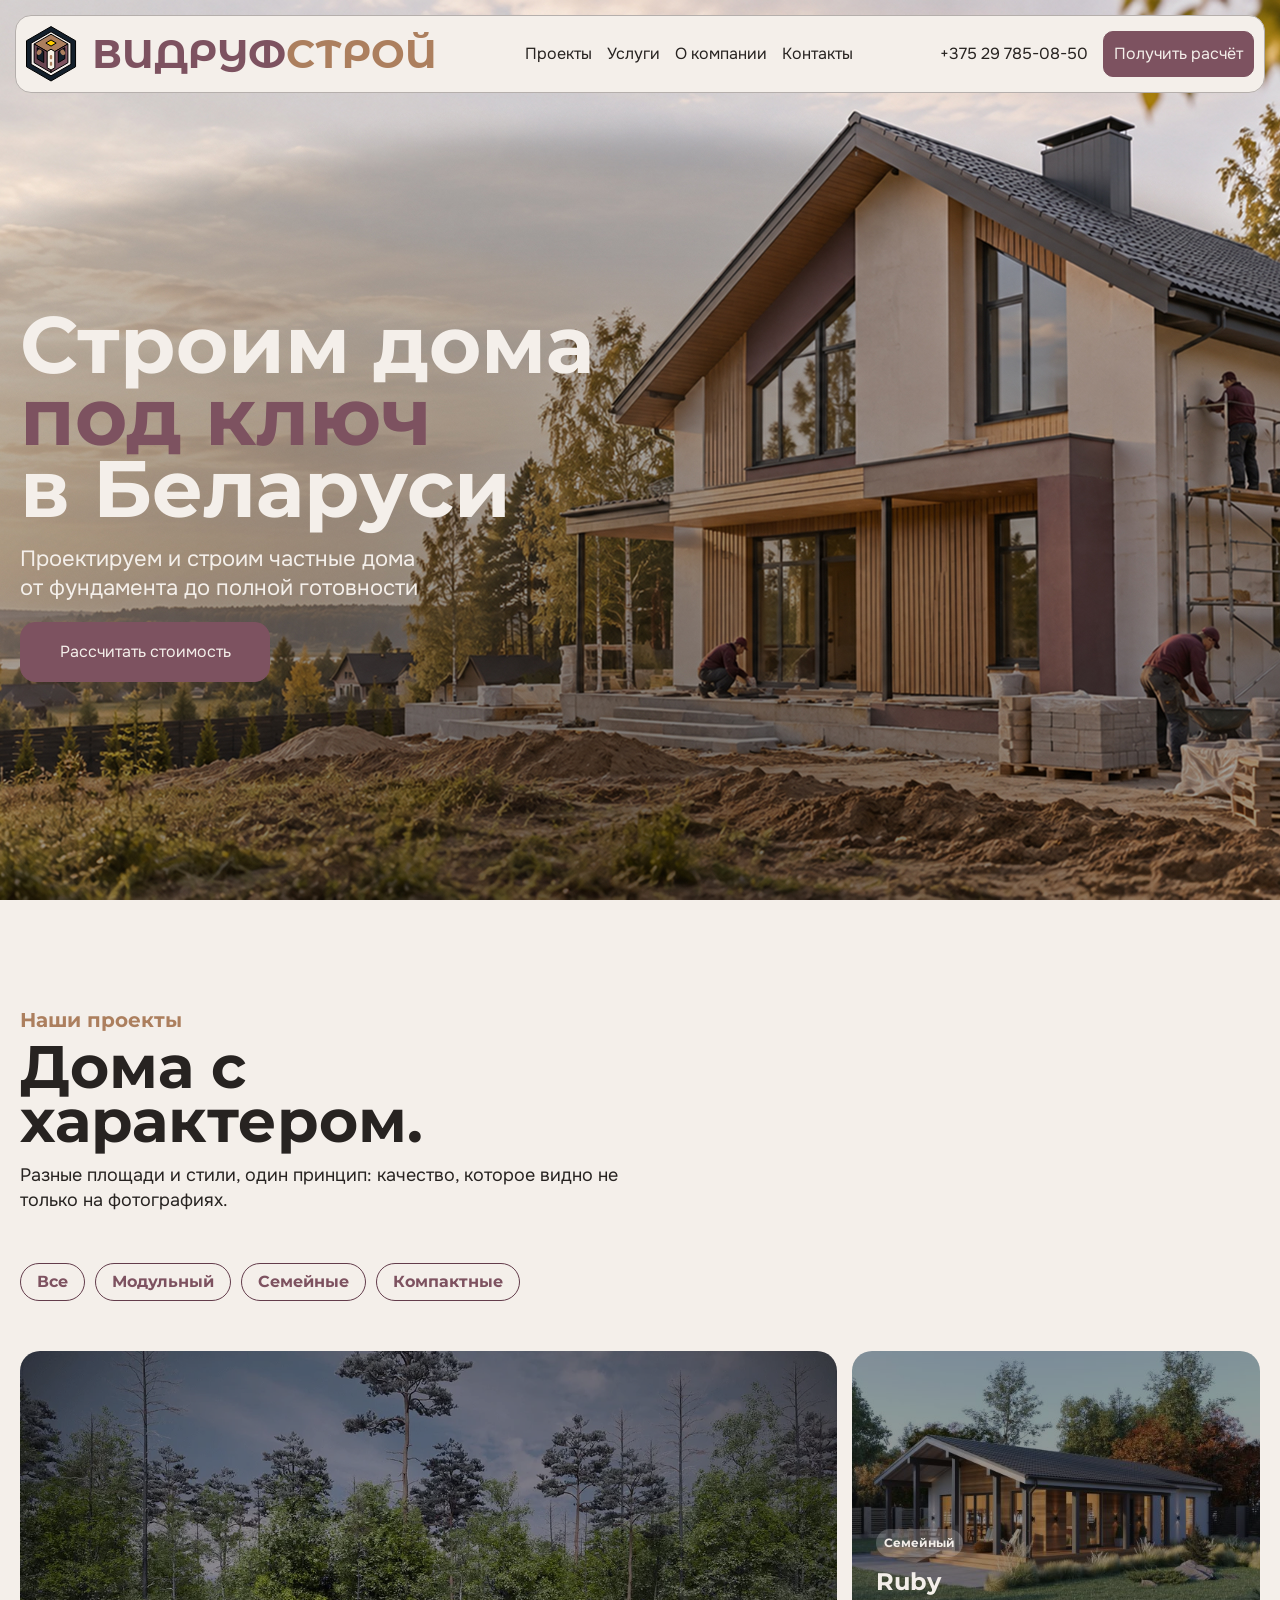
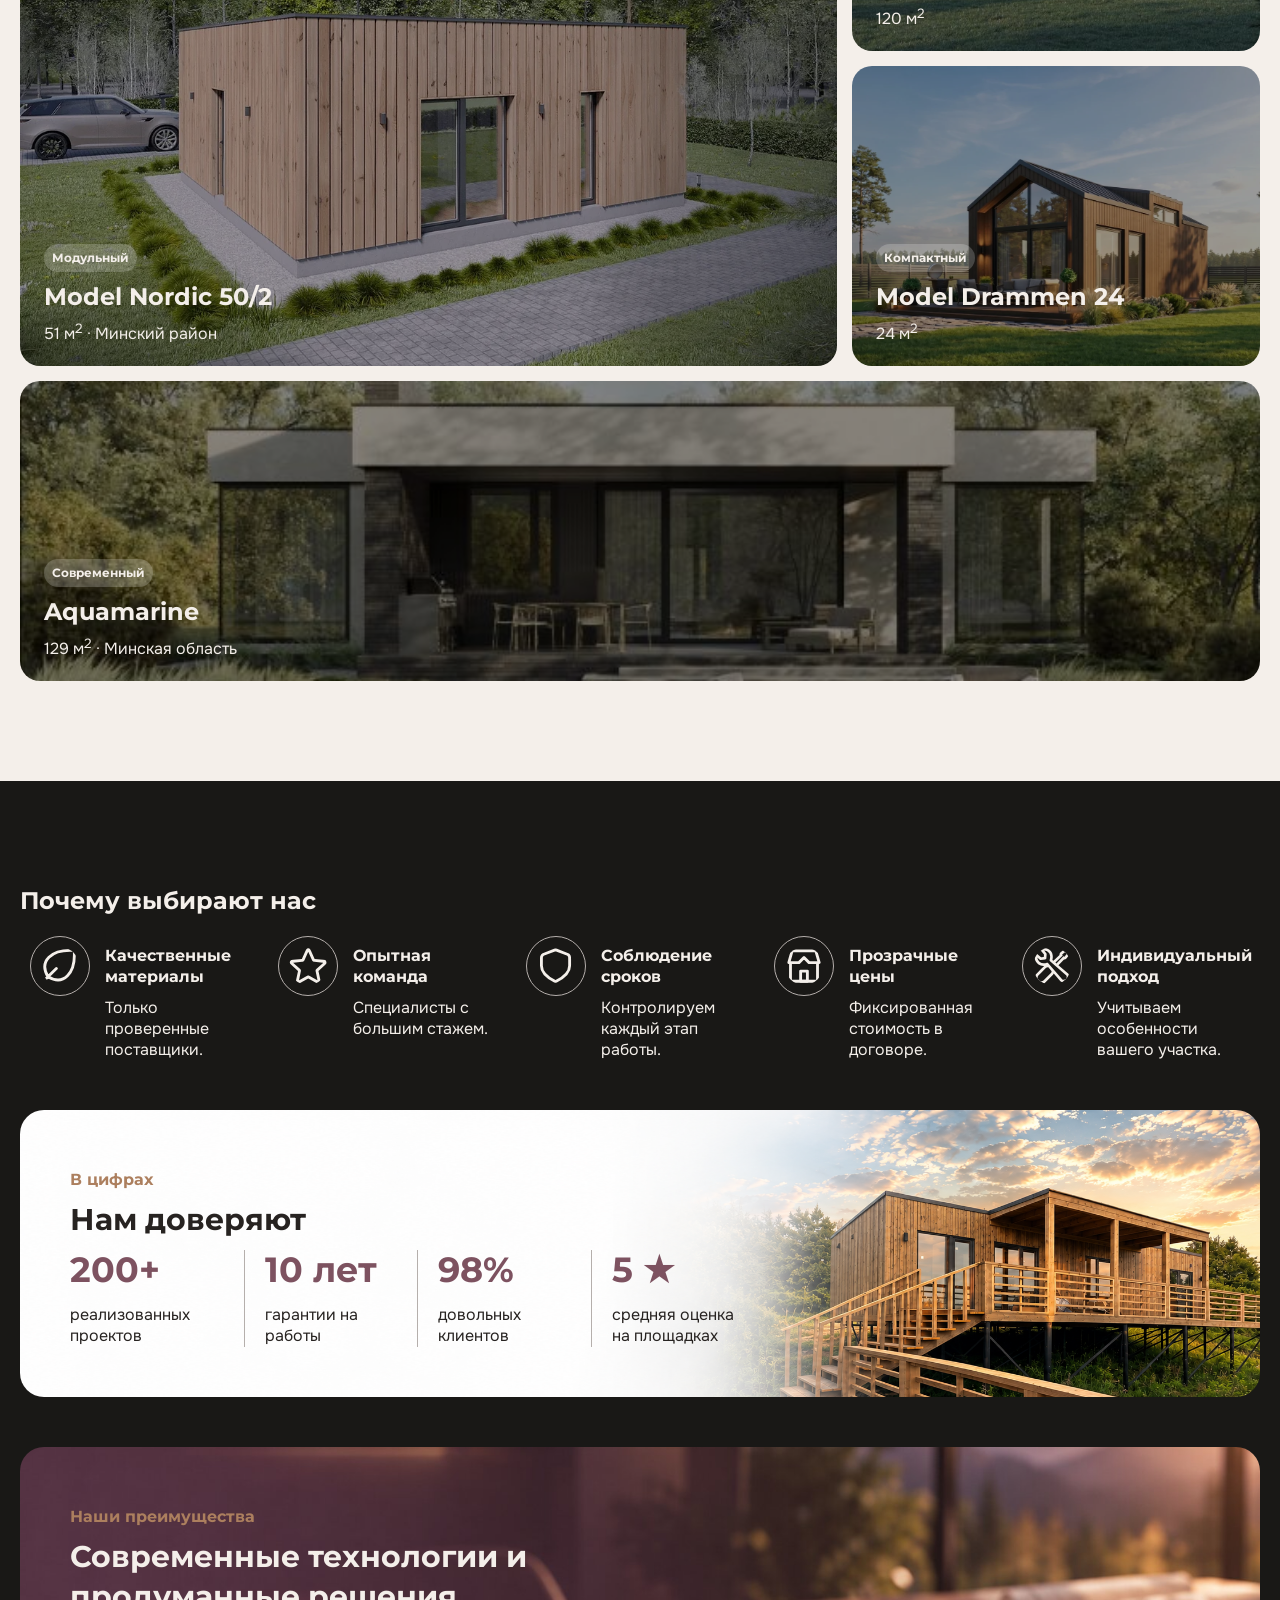
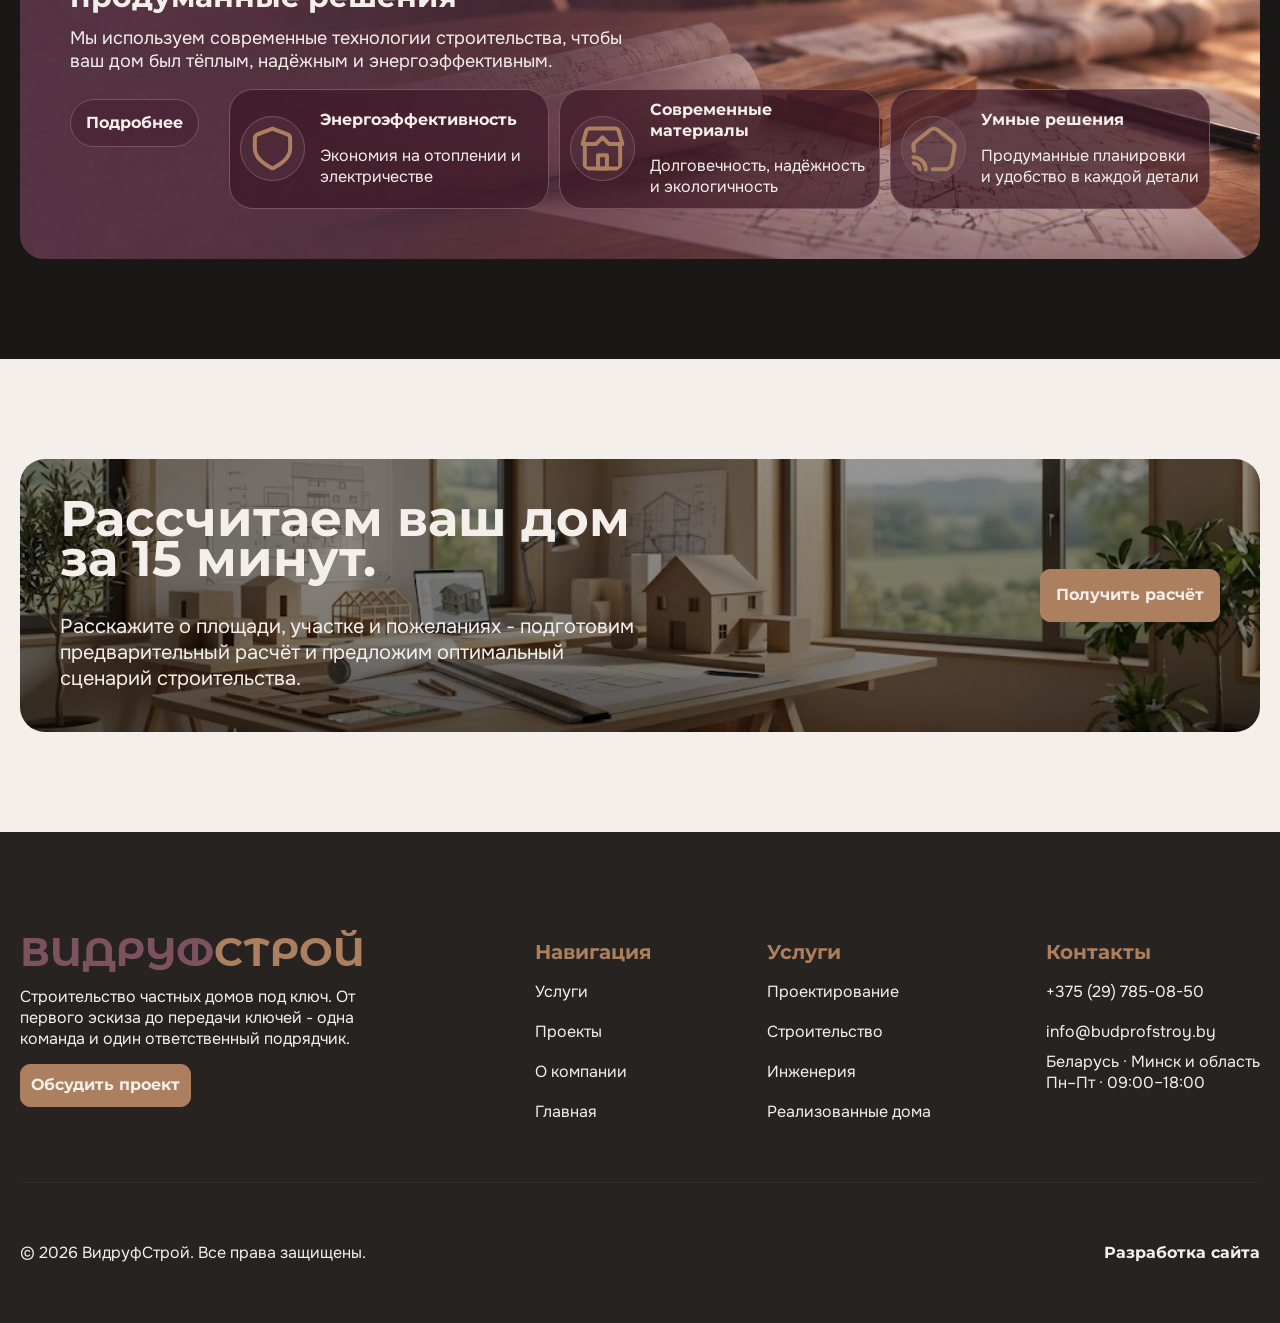
<file: index.html>
<!DOCTYPE html>
<html lang="ru">

<head>
  <meta charset="UTF-8">
  <meta name="viewport" content="width=device-width, initial-scale=1.0">
  <title>Главная | ВидруфСтрой</title>
  <link rel="stylesheet" href="css/style.min.css">
</head>

<body>
  <header class="header">
    <div class="container">
      <div class="header__inner">
        <div class="header-top">
          <a href="index.html" class="header-top__logo-box">
            <img src="images/logo.svg" alt="logo" class="header-top__logo">
            <p class="header-top__logo-text">
              ВИДРУФ<span>СТРОЙ</span>
            </p>
          </a>
          <nav class="header-top__nav">
            <a href="#" class="header-top__nav-link">
              Проекты
            </a>
            <a href="#" class="header-top__nav-link">
              Услуги
            </a>
            <a href="#" class="header-top__nav-link">
              О компании
            </a>
            <a href="#" class="header-top__nav-link">
              Контакты
            </a>
          </nav>
          <div class="header-top__actions">
            <a href="tel:+375297850850" class="header-top__phone">
              +375 29 785-08-50
            </a>
            <div class="header-top__action-link">
              Получить расчёт
            </div>
          </div>
          <button class="burger" aria-label="Открыть меню" aria-expanded="false">
            <span></span>
            <span></span>
            <span></span>
            <span></span>
          </button>

          <nav class="menu">
            <a href="#" class="header-top__nav-link">
              Проекты
            </a>
            <a href="#" class="header-top__nav-link">
              Услуги
            </a>
            <a href="#" class="header-top__nav-link">
              О компании
            </a>
            <a href="#" class="header-top__nav-link">
              Контакты
            </a>
            <a href="tel:+375295550268" class="header-top__nav-link">
              +375 29 555-02-68
            </a>
            <div class="header-top__action-link">
              Получить расчёт
            </div>
          </nav>
        </div>
        <div class="header-content">
          <h1 class="header-content__title">
            Строим дома<br> <span>под ключ</span><br> в Беларуси
          </h1>
          <p class="header-content__text">
            Проектируем и строим частные дома от фундамента до полной готовности
          </p>
          <div class="header-content__actions">
            <a href="#" class="header-content__link">
              Рассчитать стоимость
            </a>
          </div>
        </div>
      </div>
    </div>
  </header>
  <main>
    <section class="grid">
      <div class="container">
        <div class="grid__inner">
          <div class="title-box">
            <p class="supertitle">
              Наши проекты
            </p>
            <h1 class="title">
              Дома с характером.
            </h1>
            <p class="text">
              Разные площади и стили, один принцип: качество, которое видно не только на фотографиях.
            </p>
          </div>
          <div class="grid__filters">
            <button class="grid__filter-btn" data-filter="all">
              Все
            </button>
            <button class="grid__filter-btn" data-filter="modern">
              Модульный
            </button>
            <button class="grid__filter-btn" data-filter="family">
              Семейные
            </button>
            <button class="grid__filter-btn" data-filter="compact">
              Компактные
            </button>
          </div>
          <div class="grid__items">
            <a href="#" class="grid__item" data-category="modern">
              <div class="grid__img-box">
                <img src="images/grid/1.jpg" alt="exampe photo" class="grid_img">
              </div>
              <div class="grid__item-content">
                <p class="grid__item-supertitle">
                  Модульный
                </p>
                <h1 class="grid__item-title">
                  Model
                  Nordic 50/2
                </h1>
                <p class="grid__item-text">
                  51 м<sup>2</sup> · Минский район
                </p>
              </div>
            </a>
            <a href="#" class="grid__item" data-category="family">
              <div class="grid__img-box">
                <img src="images/grid/2.jpg" alt="exampe photo" class="grid_img">
              </div>
              <div class="grid__item-content">
                <p class="grid__item-supertitle">
                  Семейный
                </p>
                <h1 class="grid__item-title">
                  Ruby
                </h1>
                <p class="grid__item-text">
                  120 м<sup>2</sup>
                </p>
              </div>
            </a>
            <a href="#" class="grid__item" data-category="compact">
              <div class="grid__img-box">
                <img src="images/grid/3.jpg" alt="exampe photo" class="grid_img">
              </div>
              <div class="grid__item-content">
                <p class="grid__item-supertitle">
                  Компактный
                </p>
                <h1 class="grid__item-title">
                  Model
                  Drammen 24
                </h1>
                <p class="grid__item-text">
                  24 м<sup>2</sup>
                </p>
              </div>
            </a>
            <a href="#" class="grid__item" data-category="modern">
              <div class="grid__img-box">
                <img src="images/grid/4.jpg" alt="exampe photo" class="grid_img">
              </div>
              <div class="grid__item-content">
                <p class="grid__item-supertitle">
                  Современный
                </p>
                <h1 class="grid__item-title">
                  Aquamarine
                </h1>
                <p class="grid__item-text">
                  129 м<sup>2</sup> · Минская область
                </p>
              </div>
            </a>
          </div>
        </div>
      </div>
    </section>
    <section class="why">
      <div class="container">
        <div class="why__inner">
          <h1 class="why__title">
            Почему выбирают нас
          </h1>
          <div class="why__items">
            <div class="why__item">
              <img src="images/why/1.svg" alt="icon" class="why__item-img">
              <div class="why__item-content">
                <p class="why__item-title">
                  Качественные материалы
                </p>
                <p class="why__item-text">
                  Только проверенные поставщики.
                </p>
              </div>
            </div>
            <div class="why__item">
              <img src="images/why/2.svg" alt="icon" class="why__item-img">
              <div class="why__item-content">
                <p class="why__item-title">
                  Опытная команда
                </p>
                <p class="why__item-text">
                  Специалисты с большим стажем.
                </p>
              </div>
            </div>
            <div class="why__item">
              <img src="images/why/3.svg" alt="icon" class="why__item-img">
              <div class="why__item-content">
                <p class="why__item-title">
                  Соблюдение сроков
                </p>
                <p class="why__item-text">
                  Контролируем каждый этап работы.
                </p>
              </div>
            </div>
            <div class="why__item">
              <img src="images/why/4.svg" alt="icon" class="why__item-img">
              <div class="why__item-content">
                <p class="why__item-title">
                  Прозрачные цены
                </p>
                <p class="why__item-text">
                  Фиксированная стоимость в договоре.
                </p>
              </div>
            </div>
            <div class="why__item">
              <img src="images/why/5.svg" alt="icon" class="why__item-img">
              <div class="why__item-content">
                <p class="why__item-title">
                  Индивидуальный подход
                </p>
                <p class="why__item-text">
                  Учитываем особенности вашего участка.
                </p>
              </div>
            </div>
          </div>
        </div>
      </div>
    </section>
    <section class="num">
      <div class="container">
        <div class="num__inner">
          <p class="num__supertitle">
            В цифрах
          </p>
          <h1 class="num__title">
            Нам доверяют
          </h1>
          <div class="num__items">
            <div class="num__item">
              <p class="num__item-title">
                200+
              </p>
              <p class="num__item-text">
                реализованных проектов
              </p>
            </div>
            <div class="num__item">
              <p class="num__item-title">
                10 лет
              </p>
              <p class="num__item-text">
                гарантии на работы
              </p>
            </div>
            <div class="num__item">
              <p class="num__item-title">
                98%
              </p>
              <p class="num__item-text">
                довольных клиентов
              </p>
            </div>
            <div class="num__item">
              <p class="num__item-title">
                5 ★
              </p>
              <p class="num__item-text">
                средняя оценка на площадках
              </p>
            </div>
          </div>
        </div>
      </div>
    </section>
    <section class="features">
      <div class="container">
        <div class="features__inner">
          <p class="features__supertitle">
            Наши преимущества
          </p>
          <h1 class="features__title">
            Современные технологии и продуманные решения
          </h1>
          <p class="features__text">
            Мы используем современные технологии строительства, чтобы ваш дом был тёплым, надёжным и энергоэффективным.
          </p>
          <div class="features__link-box">
            <a href="#" class="features__link">
              Подробнее
            </a>
            <div class="features__items">
              <div class="features__item">
                <img src="images/features/1.svg" alt="icon" class="features__img">
                <div class="features__content">
                  <p class="features__item-title">
                    Энергоэффективность
                  </p>
                  <p class="features__item-text">
                    Экономия на отоплении и электричестве
                  </p>
                </div>
              </div>
              <div class="features__item">
                <img src="images/features/2.svg" alt="icon" class="features__img">
                <div class="features__content">
                  <p class="features__item-title">
                    Современные материалы
                  </p>
                  <p class="features__item-text">
                    Долговечность, надёжность и экологичность
                  </p>
                </div>
              </div>
              <div class="features__item">
                <img src="images/features/3.svg" alt="icon" class="features__img">
                <div class="features__content">
                  <p class="features__item-title">
                    Умные решения
                  </p>
                  <p class="features__item-text">
                    Продуманные планировки и удобство в каждой детали
                  </p>
                </div>
              </div>
            </div>
          </div>
        </div>
      </div>
    </section>
    <section class="cta">
      <div class="container">
        <div class="cta__inner">
          <div class="cta__flex">
            <h1 class="cta__title">
              Рассчитаем ваш дом за 15 минут.
            </h1>
            <p class="cta__text">
              Расскажите о площади, участке и пожеланиях - подготовим предварительный расчёт и предложим оптимальный
              сценарий строительства.
            </p>
          </div>
          <a href="#" class="cta__link">
            Получить расчёт
          </a>
        </div>
      </div>
    </section>
  </main>
  <footer class="footer">
    <div class="container">
      <div class="footer__inner">
        <div class="footer__items">
          <div class="footer__item">
            <div class="footer__logo-box">
              <p class="footer__logo-text">
                ВИДРУФ<span>СТРОЙ</span>
              </p>
            </div>
            <p class="footer__text">
              Строительство частных домов под ключ. От первого эскиза до передачи ключей - одна команда и один
              ответственный подрядчик.
            </p>
            <a href="#" class="footer__link">
              Обсудить проект
            </a>
          </div>
          <div class="footer__item">
            <p class="footer__title">
              Навигация
            </p>
            <a href="#" class="footer__nav-link">
              Услуги
            </a>
            <a href="#" class="footer__nav-link">
              Проекты
            </a>
            <a href="#" class="footer__nav-link">
              О компании
            </a>
            <a href="#" class="footer__nav-link">
              Главная
            </a>
          </div>
          <div class="footer__item">
            <p class="footer__title">
              Услуги
            </p>
            <a href="#" class="footer__nav-link">
              Проектирование
            </a>
            <a href="#" class="footer__nav-link">
              Строительство
            </a>
            <a href="#" class="footer__nav-link">
              Инженерия
            </a>
            <a href="#" class="footer__nav-link">
              Реализованные дома
            </a>
          </div>
          <div class="footer__item">
            <p class="footer__title">
              Контакты
            </p>
            <a href="tel:+375297850850" class="footer__nav-link">
              +375 (29) 785-08-50
            </a>
            <a href="#" class="footer__nav-link">
              info@budprofstroy.by
            </a>
            <p class="footer__item-text">
              Беларусь · Минск и область
            </p>
            <p class="footer__item-text">
              Пн–Пт · 09:00–18:00
            </p>
          </div>
        </div>
      </div>
      <div class="footer-bottom">
        <p class="footer-bottom__text">
          © 2026 ВидруфСтрой. Все права защищены.
        </p>
        <a href=" https://t.me/getmoneyfucckfame" class="footer-bottom__link">
          Разработка сайта
        </a>
      </div>
    </div>
  </footer> 


  <script src="js/main.min.js"></script>
</body>

</html>
</file>
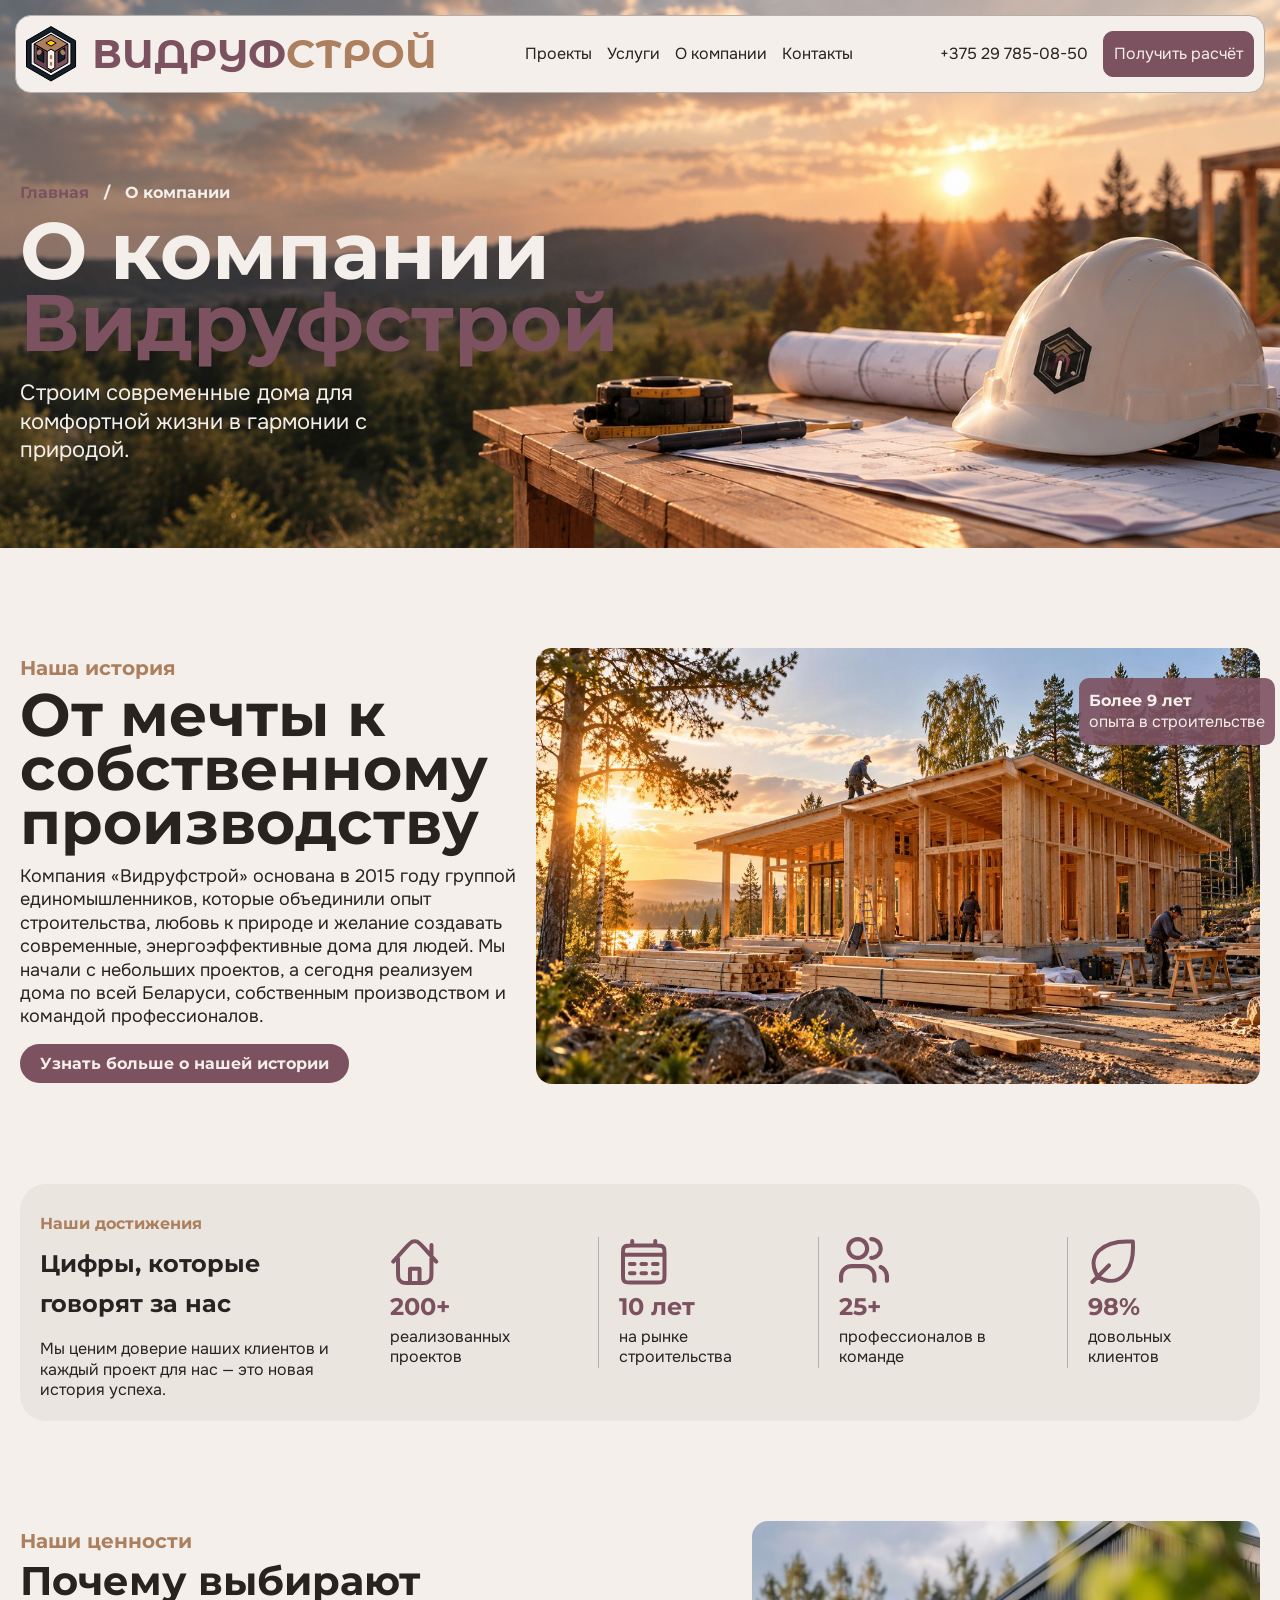
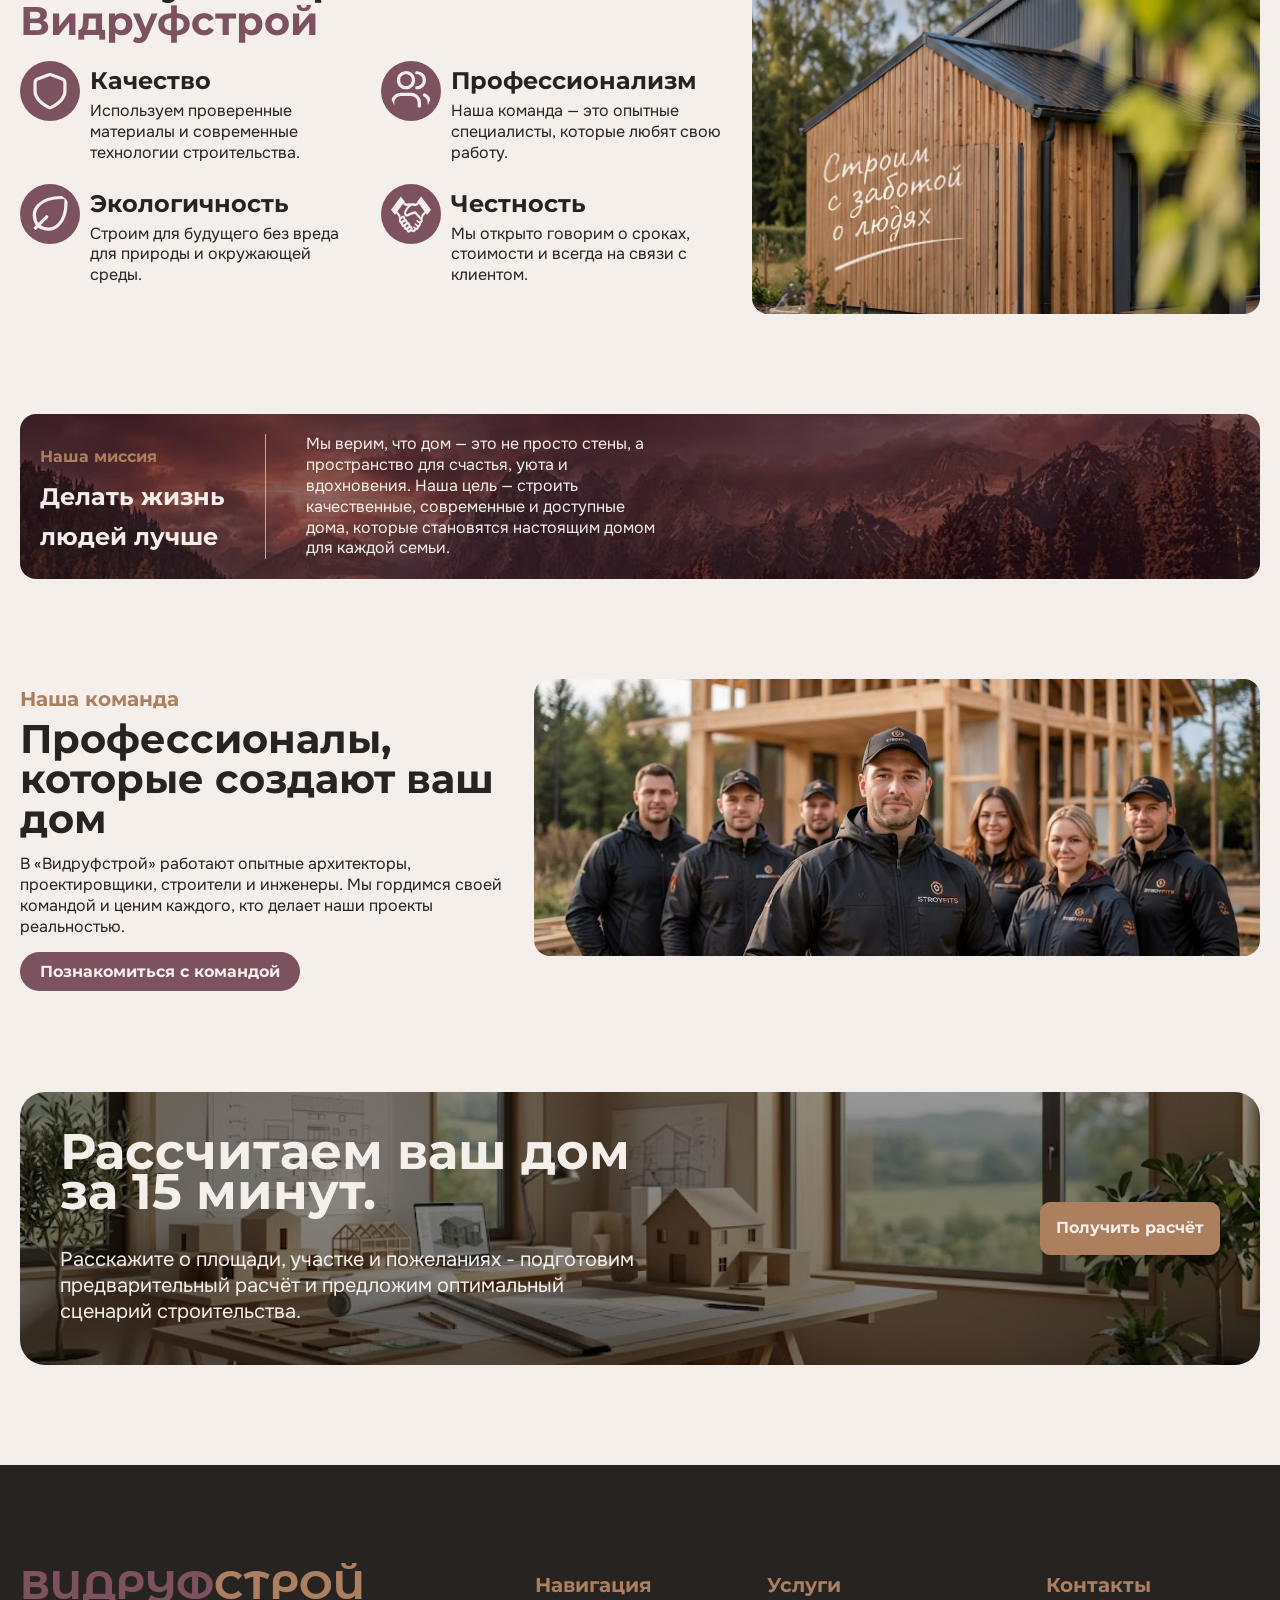
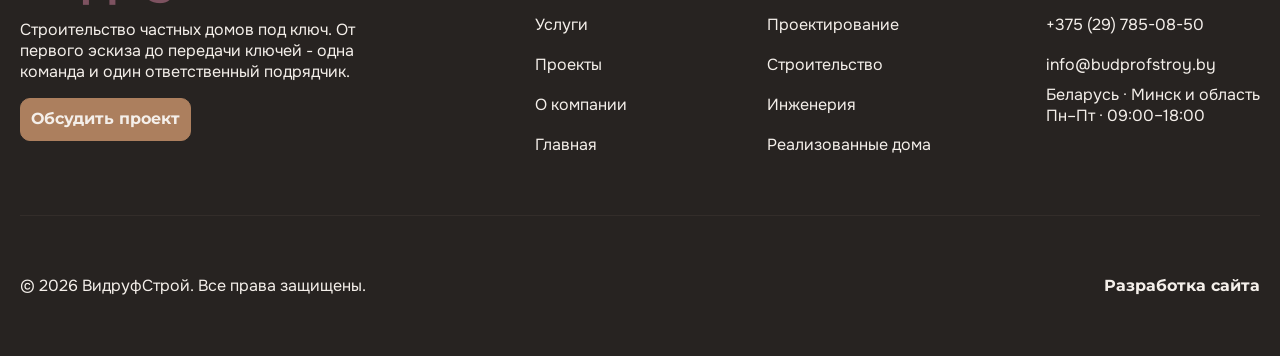
<file: about.html>
<!DOCTYPE html>
<html lang="ru">

<head>
  <meta charset="UTF-8">
  <meta name="viewport" content="width=device-width, initial-scale=1.0">
  <title>О компании | ВидруфСтрой</title>
  <link rel="stylesheet" href="css/style.min.css">
</head>

<body>
  <header class="header-page">
    <div class="container">
      <div class="header__inner">
        <div class="header-top">
          <a href="index.html" class="header-top__logo-box">
            <img src="images/logo.svg" alt="logo" class="header-top__logo">
            <p class="header-top__logo-text">
              ВИДРУФ<span>СТРОЙ</span>
            </p>
          </a>
          <nav class="header-top__nav">
            <a href="#" class="header-top__nav-link">
              Проекты
            </a>
            <a href="#" class="header-top__nav-link">
              Услуги
            </a>
            <a href="#" class="header-top__nav-link">
              О компании
            </a>
            <a href="#" class="header-top__nav-link">
              Контакты
            </a>
          </nav>
          <div class="header-top__actions">
            <a href="tel:+375297850850" class="header-top__phone">
              +375 29 785-08-50
            </a>
            <div class="header-top__action-link">
              Получить расчёт
            </div>
          </div>
          <button class="burger" aria-label="Открыть меню" aria-expanded="false">
            <span></span>
            <span></span>
            <span></span>
            <span></span>
          </button>

          <nav class="menu">
            <a href="#" class="header-top__nav-link">
              Проекты
            </a>
            <a href="#" class="header-top__nav-link">
              Услуги
            </a>
            <a href="#" class="header-top__nav-link">
              О компании
            </a>
            <a href="#" class="header-top__nav-link">
              Контакты
            </a>
            <a href="tel:+375295550268" class="header-top__nav-link">
              +375 29 555-02-68
            </a>
            <div class="header-top__action-link">
              Получить расчёт
            </div>
          </nav>
        </div>
        <div class="header-content__page">
          <div class="breadcrumbs">
            <a href="index.html" class="breadcrumbs__link">
              Главная
            </a>
            <span>/</span>
            <p class="breadcrumbs__page">
              О компании
            </p>
          </div>
          <h1 class="header-content__title">
            О компании <br><span>Видруфстрой</span>
          </h1>
          <p class="header-content__text">
            Строим современные дома для комфортной жизни в гармонии с природой.
          </p>
        </div>
      </div>
    </div>
  </header>
  <main>
    <section class="about-history">
      <div class="container">
        <div class="about-history__inner">
          <div class="about-history__content">
            <p class="about-history__supertitle">
              Наша история
            </p>
            <h1 class="about-history__title">
              От мечты к собственному производству
            </h1>
            <p class="about-history__text">
              Компания «Видруфстрой» основана в 2015 году группой единомышленников, которые объединили опыт
              строительства, любовь к природе и желание создавать современные, энергоэффективные дома для людей. Мы
              начали с небольших проектов, а сегодня реализуем дома по всей Беларуси, собственным производством и
              командой профессионалов.
            </p>
            <a href="#" class="about-history__link">
              Узнать больше о нашей истории
            </a>
          </div>
          <div class="about-history__img">
            <img src="images/about-history.jpg" alt="history image">
            <div class="about-history__img-text-box">
              <p class="about-history__img-title">
                Более 9 лет
              </p>
              <p class="about-history__img-text">
                опыта в строительстве
              </p>
            </div>
          </div>
        </div>
      </div>
    </section>
    <section class="about-achive">
      <div class="container">
        <div class="about-achive__inner">
          <div class="about-achive__content">
            <p class="about-achive__supertitle">
              Наши достижения
            </p>
            <h1 class="about-achive__title">
              Цифры, которые говорят за нас
            </h1>
            <p class="about-achive__text">
              Мы ценим доверие наших клиентов и каждый проект для нас — это новая история успеха.
            </p>
          </div>
          <div class="about-achive__items">
            <div class="about-achive__item">
              <img src="images/about-features/1.svg" alt="icon" class="about-achive__item-img">
              <h2 class="about-achive__item-title">
                200+
              </h2>
              <p class="about-achive__item-text">
                реализованных проектов
              </p>
            </div>
            <div class="about-achive__item">
              <img src="images/about-features/2.svg" alt="icon" class="about-achive__item-img">
              <h2 class="about-achive__item-title">
                10 лет
              </h2>
              <p class="about-achive__item-text">
                на рынке строительства
              </p>
            </div>
            <div class="about-achive__item">
              <img src="images/about-features/3.svg" alt="icon" class="about-achive__item-img">
              <h2 class="about-achive__item-title">
                25+
              </h2>
              <p class="about-achive__item-text">
                профессионалов в команде
              </p>
            </div>
            <div class="about-achive__item">
              <img src="images/about-features/4.svg" alt="icon" class="about-achive__item-img">
              <h2 class="about-achive__item-title">
                98%
              </h2>
              <p class="about-achive__item-text">
                довольных клиентов
              </p>
            </div>
          </div>
        </div>
      </div>
    </section>
    <section class="about-values">
      <div class="container">
        <div class="about-values__inner">
          <div class="about-values__content">
            <p class="supertitle">
              Наши ценности
            </p>
            <h1 class="about-values__title">
              Почему выбирают <span>Видруфстрой</span>
            </h1>
            <div class="about-values__items">
              <div class="about-values__item">
                <div class="about-values__img-box">
                  <img src="images/about-values/1.svg" alt="icon" class="about-values__img">
                </div>
                <div class="about-values__item-content">
                  <h2 class="about-values__item-title">
                    Качество
                  </h2>
                  <p class="about-values__item-text">
                    Используем проверенные материалы и современные технологии строительства.
                  </p>
                </div>
              </div>
              <div class="about-values__item">
                <div class="about-values__img-box">
                  <img src="images/about-values/2.svg" alt="icon" class="about-values__img">
                </div>
                <div class="about-values__item-content">
                  <h2 class="about-values__item-title">
                    Профессионализм
                  </h2>
                  <p class="about-values__item-text">
                    Наша команда — это опытные специалисты, которые любят свою работу.
                  </p>
                </div>
              </div>
              <div class="about-values__item">
                <div class="about-values__img-box">
                  <img src="images/about-values/3.svg" alt="icon" class="about-values__img">
                </div>
                <div class="about-values__item-content">
                  <h2 class="about-values__item-title">
                    Экологичность
                  </h2>
                  <p class="about-values__item-text">
                    Строим для будущего без вреда для природы и окружающей среды.
                  </p>
                </div>
              </div>
              <div class="about-values__item">
                <div class="about-values__img-box">
                  <img src="images/about-values/4.svg" alt="icon" class="about-values__img">
                </div>
                <div class="about-values__item-content">
                  <h2 class="about-values__item-title">
                    Честность
                  </h2>
                  <p class="about-values__item-text">
                    Мы открыто говорим о сроках, стоимости и всегда на связи с клиентом.
                  </p>
                </div>
              </div>
            </div>
          </div>
          <div class="about-values__img">
            <img src="images/about-values.jpg" alt="values photo">
          </div>
        </div>
      </div>
    </section>
    <section class="about-mission">
      <div class="container">
        <div class="about-mission__inner">
          <div class="about-mission__content">
            <p class="about-mission__supertitle">
              Наша миссия
            </p>
            <h1 class="about-mission__title">
              Делать жизнь <br>людей лучше
            </h1>
          </div>
          <p class="about-mission__text">
            Мы верим, что дом — это не просто стены, а пространство для счастья, уюта и вдохновения. Наша цель — строить
            качественные, современные и доступные дома, которые становятся настоящим домом для каждой семьи.
          </p>
        </div>
      </div>
    </section>
    <section class="about-comand">
      <div class="container">
        <div class="about-comand__inner">
          <div class="about-comand__content">
            <p class="supertitle">
              Наша команда
            </p>
            <h1 class="about-comand__title">
              Профессионалы, которые создают ваш дом
            </h1>
            <p class="about-comand__text">
              В «Видруфстрой» работают опытные архитекторы, проектировщики, строители и инженеры. Мы гордимся своей
              командой и ценим каждого, кто делает наши проекты реальностью.
            </p>
            <a href="#" class="about-comand__link">
              Познакомиться с командой
            </a>
          </div>
          <div class="about-comand__img">
            <img src="images/about-comand.jpg" alt="comand photo">
          </div>
        </div>
      </div>
    </section>
    <section class="cta">
      <div class="container">
        <div class="cta__inner">
          <div class="cta__flex">
            <h1 class="cta__title">
              Рассчитаем ваш дом за 15 минут.
            </h1>
            <p class="cta__text">
              Расскажите о площади, участке и пожеланиях - подготовим предварительный расчёт и предложим оптимальный
              сценарий строительства.
            </p>
          </div>
          <a href="#" class="cta__link">
            Получить расчёт
          </a>
        </div>
      </div>
    </section>
  </main>
  <footer class="footer">
    <div class="container">
      <div class="footer__inner">
        <div class="footer__items">
          <div class="footer__item">
            <div class="footer__logo-box">
              <p class="footer__logo-text">
                ВИДРУФ<span>СТРОЙ</span>
              </p>
            </div>
            <p class="footer__text">
              Строительство частных домов под ключ. От первого эскиза до передачи ключей - одна команда и один
              ответственный подрядчик.
            </p>
            <a href="#" class="footer__link">
              Обсудить проект
            </a>
          </div>
          <div class="footer__item">
            <p class="footer__title">
              Навигация
            </p>
            <a href="#" class="footer__nav-link">
              Услуги
            </a>
            <a href="#" class="footer__nav-link">
              Проекты
            </a>
            <a href="#" class="footer__nav-link">
              О компании
            </a>
            <a href="#" class="footer__nav-link">
              Главная
            </a>
          </div>
          <div class="footer__item">
            <p class="footer__title">
              Услуги
            </p>
            <a href="#" class="footer__nav-link">
              Проектирование
            </a>
            <a href="#" class="footer__nav-link">
              Строительство
            </a>
            <a href="#" class="footer__nav-link">
              Инженерия
            </a>
            <a href="#" class="footer__nav-link">
              Реализованные дома
            </a>
          </div>
          <div class="footer__item">
            <p class="footer__title">
              Контакты
            </p>
            <a href="tel:+375297850850" class="footer__nav-link">
              +375 (29) 785-08-50
            </a>
            <a href="#" class="footer__nav-link">
              info@budprofstroy.by
            </a>
            <p class="footer__item-text">
              Беларусь · Минск и область
            </p>
            <p class="footer__item-text">
              Пн–Пт · 09:00–18:00
            </p>
          </div>
        </div>
      </div>
      <div class="footer-bottom">
        <p class="footer-bottom__text">
          © 2026 ВидруфСтрой. Все права защищены.
        </p>
        <a href=" https://t.me/getmoneyfucckfame" class="footer-bottom__link">
          Разработка сайта
        </a>
      </div>
    </div>
  </footer> 
 

  <script src="js/main.min.js"></script>
</body>

</html>
</file>
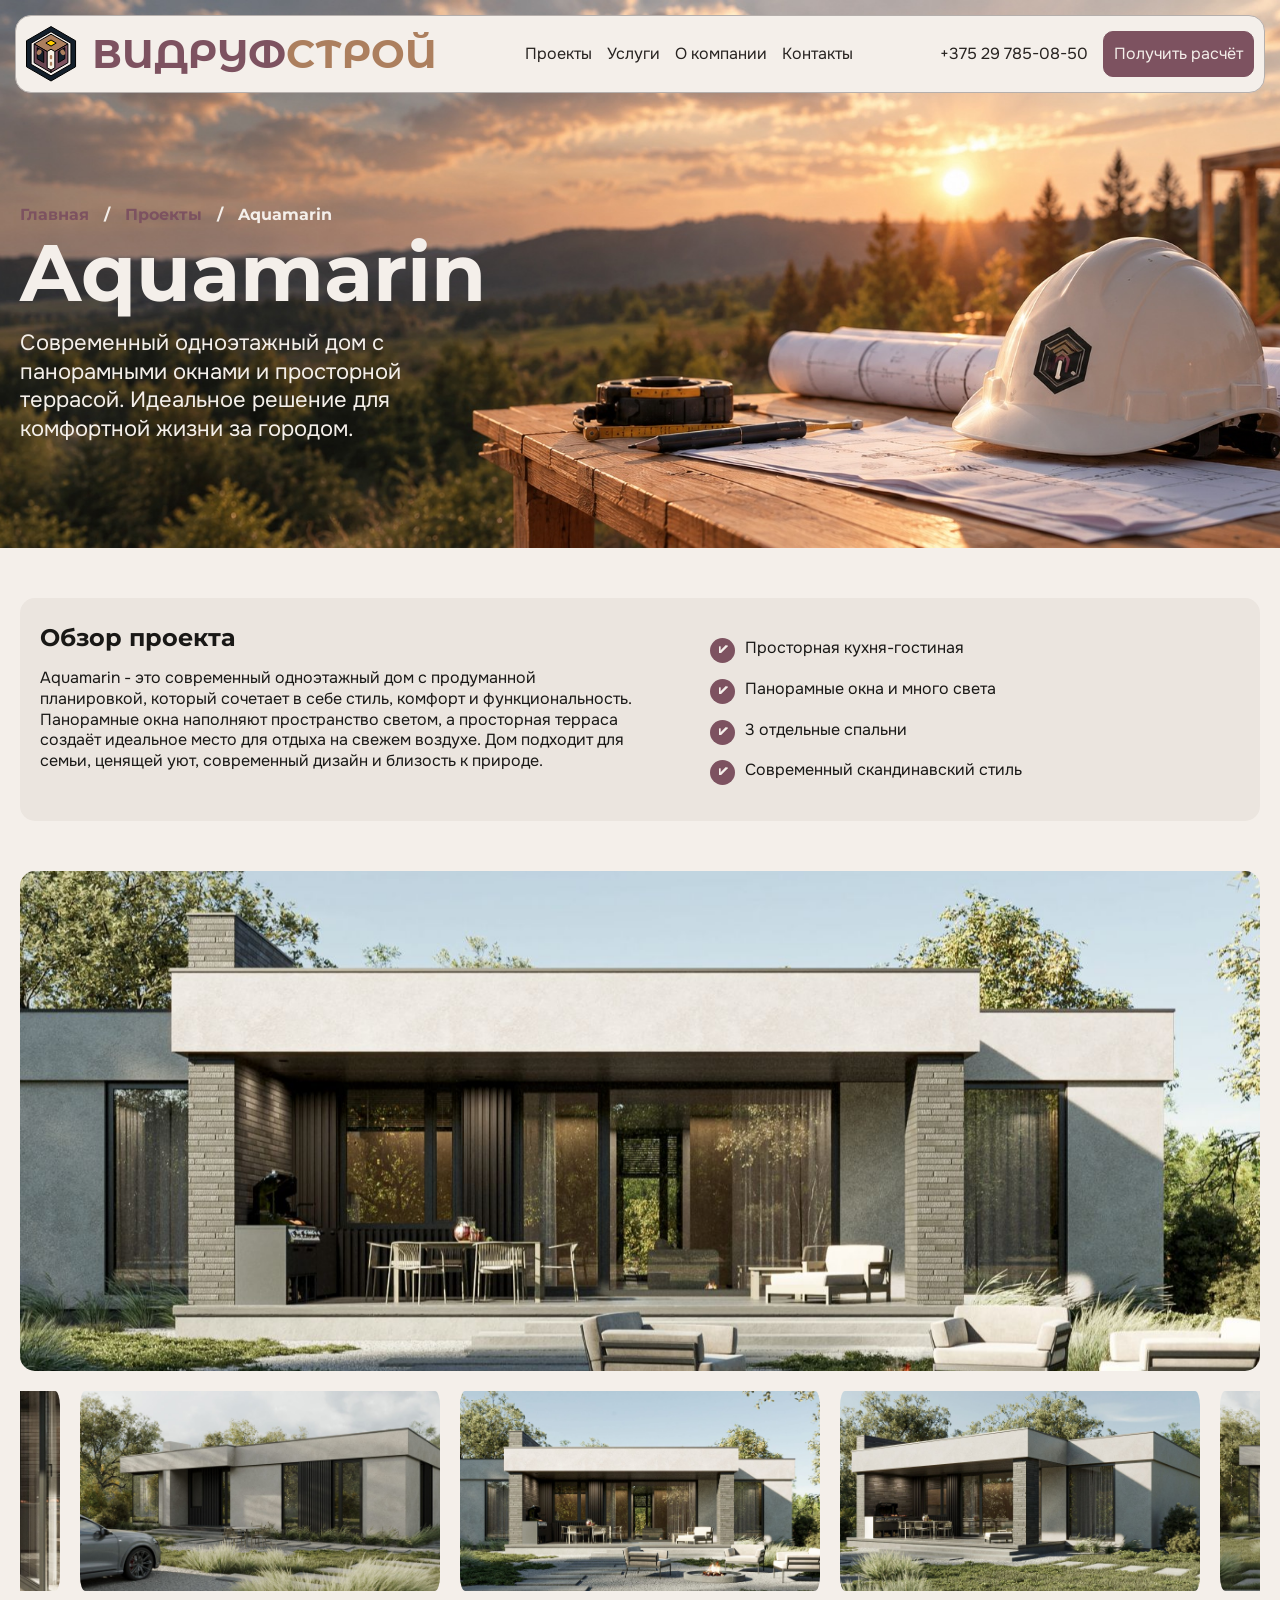
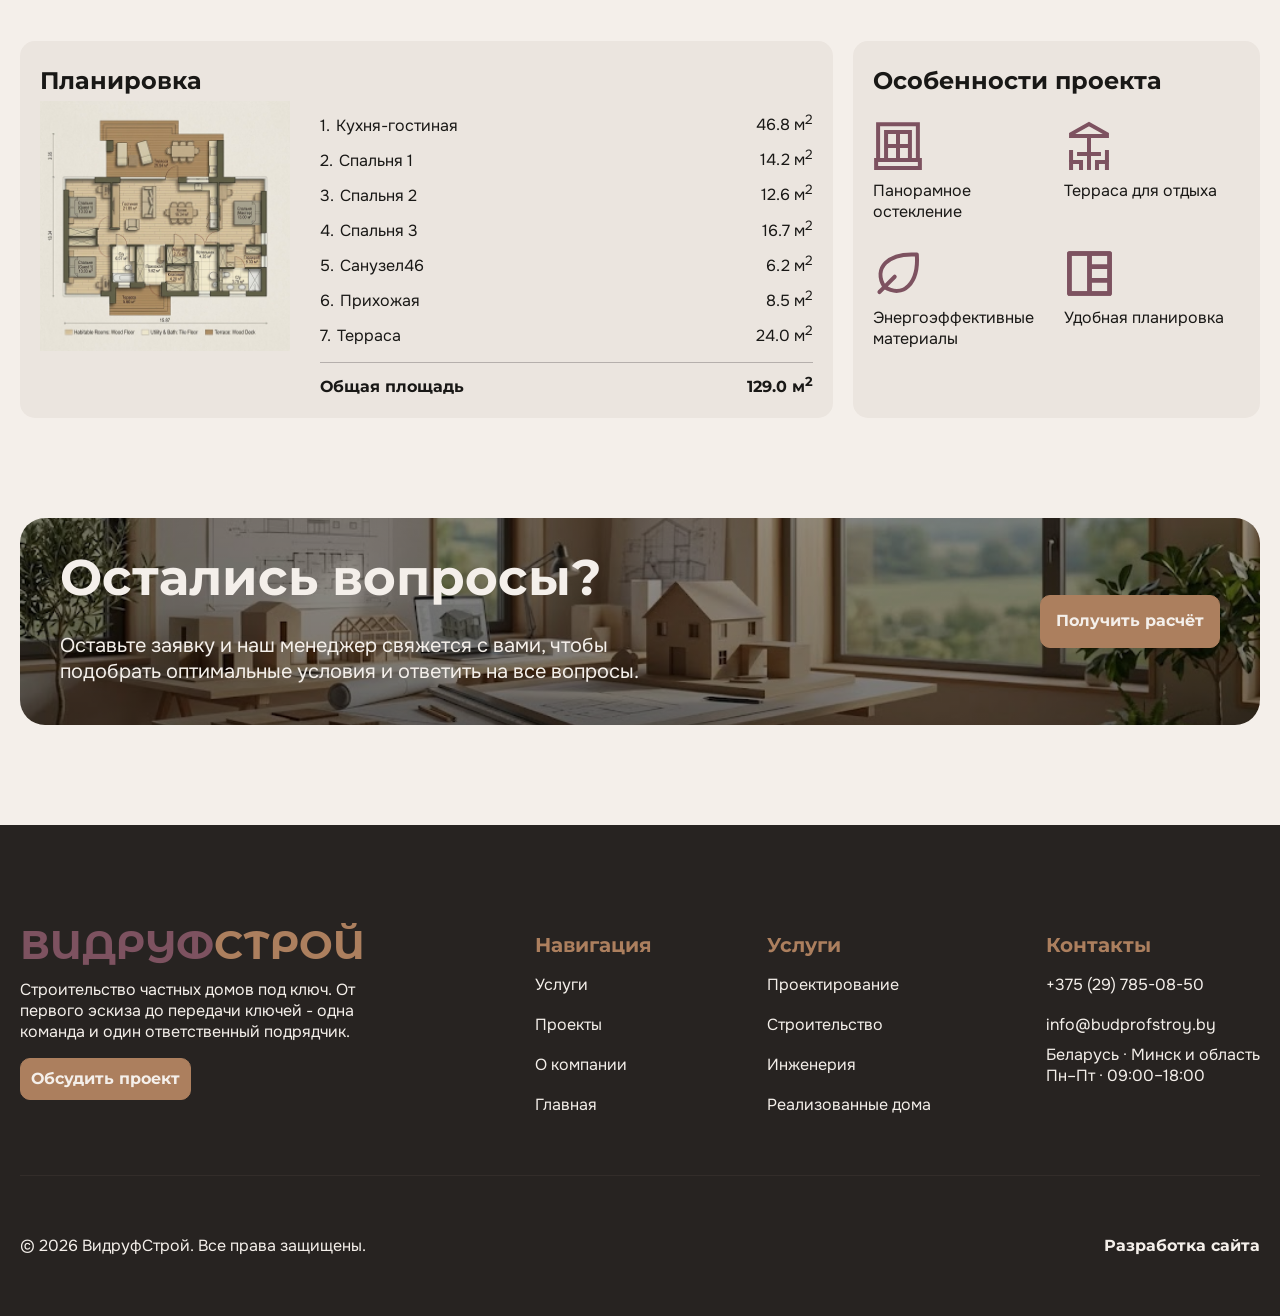
<file: aquamarin.html>
<!DOCTYPE html>
<html lang="ru">

<head>
  <meta charset="UTF-8">
  <meta name="viewport" content="width=device-width, initial-scale=1.0">
  <title>Aquamarin | ВидруфСтрой</title>
  <link rel="stylesheet" href="css/style.min.css">
</head>

<body>
  <header class="header-page">
    <div class="container">
      <div class="header__inner">
        <div class="header-top">
          <a href="index.html" class="header-top__logo-box">
            <img src="images/logo.svg" alt="logo" class="header-top__logo">
            <p class="header-top__logo-text">
              ВИДРУФ<span>СТРОЙ</span>
            </p>
          </a>
          <nav class="header-top__nav">
            <a href="#" class="header-top__nav-link">
              Проекты
            </a>
            <a href="#" class="header-top__nav-link">
              Услуги
            </a>
            <a href="#" class="header-top__nav-link">
              О компании
            </a>
            <a href="#" class="header-top__nav-link">
              Контакты
            </a>
          </nav>
          <div class="header-top__actions">
            <a href="tel:+375297850850" class="header-top__phone">
              +375 29 785-08-50
            </a>
            <div class="header-top__action-link">
              Получить расчёт
            </div>
          </div>
          <button class="burger" aria-label="Открыть меню" aria-expanded="false">
            <span></span>
            <span></span>
            <span></span>
            <span></span>
          </button>

          <nav class="menu">
            <a href="#" class="header-top__nav-link">
              Проекты
            </a>
            <a href="#" class="header-top__nav-link">
              Услуги
            </a>
            <a href="#" class="header-top__nav-link">
              О компании
            </a>
            <a href="#" class="header-top__nav-link">
              Контакты
            </a>
            <a href="tel:+375295550268" class="header-top__nav-link">
              +375 29 555-02-68
            </a>
            <div class="header-top__action-link">
              Получить расчёт
            </div>
          </nav>
        </div>
        <div class="header-content__page">
          <div class="breadcrumbs">
            <a href="index.html" class="breadcrumbs__link">
              Главная
            </a>
            <span>/</span>
            <a href="projects.html" class="breadcrumbs__link">
              Проекты
            </a>
            <span>/</span>
            <p class="breadcrumbs__page">
              Aquamarin
            </p>
          </div>
          <h1 class="header-content__title">
            Aquamarin
          </h1>
          <p class="header-content__text">
            Современный одноэтажный дом с панорамными окнами и просторной террасой. Идеальное решение для комфортной жизни за городом.
          </p>
        </div>
      </div>
    </div>
  </header>
  <main>
    <section class="nordic">
      <div class="container">
        <div class="nordic__inner">
          <div class="nordic__content">
            <div class="nordic__text-box">
              <h1 class="nordic__title">
                Обзор проекта
              </h1>
              <p class="nordic__text">
                Aquamarin - это современный одноэтажный дом с продуманной планировкой, который сочетает в себе стиль, комфорт и функциональность. Панорамные окна наполняют пространство светом, а просторная терраса создаёт идеальное место для отдыха на свежем воздухе. Дом подходит для семьи, ценящей уют, современный дизайн и близость к природе.
              </p>
            </div>
            <ul class="nordic__list">
              <li class="nordic__list-item">
                Просторная кухня-гостиная
              </li>
              <li class="nordic__list-item">
                Панорамные окна и много света
              </li>
              <li class="nordic__list-item">
                3 отдельные спальни
              </li>
              <li class="nordic__list-item">
                Современный скандинавский стиль
              </li>
            </ul>
          </div>
          <div class="nordic__items">
            <div class="nordic__big-img-box">
              <div><img src="images/aquamarin/1.jpg" alt="project image" class="nordic__big-img"></div>
              <div><img src="images/aquamarin/2.jpg" alt="project image" class="nordic__big-img"></div>
              <div><img src="images/aquamarin/3.jpg" alt="project image" class="nordic__big-img"></div>
              <div><img src="images/aquamarin/4.jpg" alt="project image" class="nordic__big-img"></div>
              <div><img src="images/aquamarin/5.jpg" alt="project image" class="nordic__big-img"></div>
            </div>
            <div class="nordic__little-img-box">
              <div><img src="images/aquamarin/1.jpg" alt="project image" class="nordic__little-img"></div>
              <div><img src="images/aquamarin/2.jpg" alt="project image" class="nordic__little-img"></div>
              <div><img src="images/aquamarin/3.jpg" alt="project image" class="nordic__little-img"></div>
              <div><img src="images/aquamarin/4.jpg" alt="project image" class="nordic__little-img"></div>
              <div><img src="images/aquamarin/5.jpg" alt="project image" class="nordic__little-img"></div>
            </div>
          </div>
        </div>
      </div>
    </section>
    <section class="norbic-plan">
      <div class="container">
        <div class="norbic-plan__inner">
          <div class="norbic-plan__left">
            <h2 class="norbic-plan__left-title">
              Планировка
            </h2>
            <div class="norbic-plan__left-content">
              <div class="norbic-plan__left-img-box">
                <img src="images/aquamarin/proj.jpg" alt="project plan">
              </div>
              <ol class="norbic-plan__left-list">
                <li class="norbic-plan__left-list-item">
                  <div class="norbic-plan__left-list-item-text">
                    Кухня-гостиная
                  </div>
                  <span>46.8 м<sup>2</sup></span>
                </li>
                <li class="norbic-plan__left-list-item">
                  <div class="norbic-plan__left-list-item-text">
                    Спальня 1
                  </div>
                  <span>14.2 м<sup>2</sup></span>
                </li>
                <li class="norbic-plan__left-list-item">
                  <div class="norbic-plan__left-list-item-text">
                    Спальня 2
                  </div>
                  <span>12.6 м<sup>2</sup></span>
                </li>
                <li class="norbic-plan__left-list-item">
                  <div class="norbic-plan__left-list-item-text">
                    Спальня 3
                  </div>
                  <span>16.7 м<sup>2</sup></span>
                </li>
                <li class="norbic-plan__left-list-item">
                  <div class="norbic-plan__left-list-item-text">
                    Санузел
                  </div>46
                  <span>6.2 м<sup>2</sup></span>
                </li>
                <li class="norbic-plan__left-list-item">
                  <div class="norbic-plan__left-list-item-text">
                    Прихожая
                  </div>
                  <span>8.5 м<sup>2</sup></span>
                </li>
                <li class="norbic-plan__left-list-item">
                  <div class="norbic-plan__left-list-item-text">
                    Терраса
                  </div>
                  <span>24.0 м<sup>2</sup></span>
                </li>
                <li class="norbic-plan__left-list-result">
                  <div class="norbic-plan__left-list-result-text">
                    Общая площадь
                  </div>
                  <span>129.0 м<sup>2</sup></span>
                </li>
              </ol>
            </div>
          </div>
          <div class="norbic-plan__right">
            <h2 class="norbic-plan__right-title">
              Особенности проекта
            </h2>
            <div class="norbic-plan__right-items">
              <div class="norbic-plan__right-item">
                <div class="norbic-plan__right-img-box">
                  <img src="images/nordic/icon/1.svg" alt="icon">
                </div>
                <p class="norbic-plan__right-text">
                  Панорамное остекление
                </p>
              </div>
              <div class="norbic-plan__right-item">
                <div class="norbic-plan__right-img-box">
                  <img src="images/nordic/icon/2.svg" alt="icon">
                </div>
                <p class="norbic-plan__right-text">
                  Терраса для отдыха
                </p>
              </div>
              <div class="norbic-plan__right-item">
                <div class="norbic-plan__right-img-box">
                  <img src="images/nordic/icon/3.svg" alt="icon">
                </div>
                <p class="norbic-plan__right-text">
                  Энергоэффективные материалы
                </p>
              </div>
              <div class="norbic-plan__right-item">
                <div class="norbic-plan__right-img-box">
                  <img src="images/nordic/icon/4.svg" alt="icon">
                </div>
                <p class="norbic-plan__right-text">
                  Удобная планировка
                </p>
              </div>
            </div>
          </div>
        </div>
      </div>
    </section>
    <section class="cta">
      <div class="container">
        <div class="cta__inner">
          <div class="cta__flex">
            <h1 class="cta__title">
              Остались вопросы?
            </h1>
            <p class="cta__text">
              Оставьте заявку и наш менеджер свяжется с вами, чтобы подобрать оптимальные условия и ответить на все
              вопросы.
            </p>
          </div>
          <a href="#" class="cta__link">
            Получить расчёт
          </a>
        </div>
      </div>
    </section>
  </main>
  <footer class="footer">
    <div class="container">
      <div class="footer__inner">
        <div class="footer__items">
          <div class="footer__item">
            <div class="footer__logo-box">
              <p class="footer__logo-text">
                ВИДРУФ<span>СТРОЙ</span>
              </p>
            </div>
            <p class="footer__text">
              Строительство частных домов под ключ. От первого эскиза до передачи ключей - одна команда и один
              ответственный подрядчик.
            </p>
            <a href="#" class="footer__link">
              Обсудить проект
            </a>
          </div>
          <div class="footer__item">
            <p class="footer__title">
              Навигация
            </p>
            <a href="#" class="footer__nav-link">
              Услуги
            </a>
            <a href="#" class="footer__nav-link">
              Проекты
            </a>
            <a href="#" class="footer__nav-link">
              О компании
            </a>
            <a href="#" class="footer__nav-link">
              Главная
            </a>
          </div>
          <div class="footer__item">
            <p class="footer__title">
              Услуги
            </p>
            <a href="#" class="footer__nav-link">
              Проектирование
            </a>
            <a href="#" class="footer__nav-link">
              Строительство
            </a>
            <a href="#" class="footer__nav-link">
              Инженерия
            </a>
            <a href="#" class="footer__nav-link">
              Реализованные дома
            </a>
          </div>
          <div class="footer__item">
            <p class="footer__title">
              Контакты
            </p>
            <a href="tel:+375297850850" class="footer__nav-link">
              +375 (29) 785-08-50
            </a>
            <a href="#" class="footer__nav-link">
              info@budprofstroy.by
            </a>
            <p class="footer__item-text">
              Беларусь · Минск и область
            </p>
            <p class="footer__item-text">
              Пн–Пт · 09:00–18:00
            </p>
          </div>
        </div>
      </div>
      <div class="footer-bottom">
        <p class="footer-bottom__text">
          © 2026 ВидруфСтрой. Все права защищены.
        </p>
        <a href=" https://t.me/getmoneyfucckfame" class="footer-bottom__link">
          Разработка сайта
        </a>
      </div>
    </div>
  </footer>


  <script src="js/main.min.js"></script>
</body>

</html>
</file>
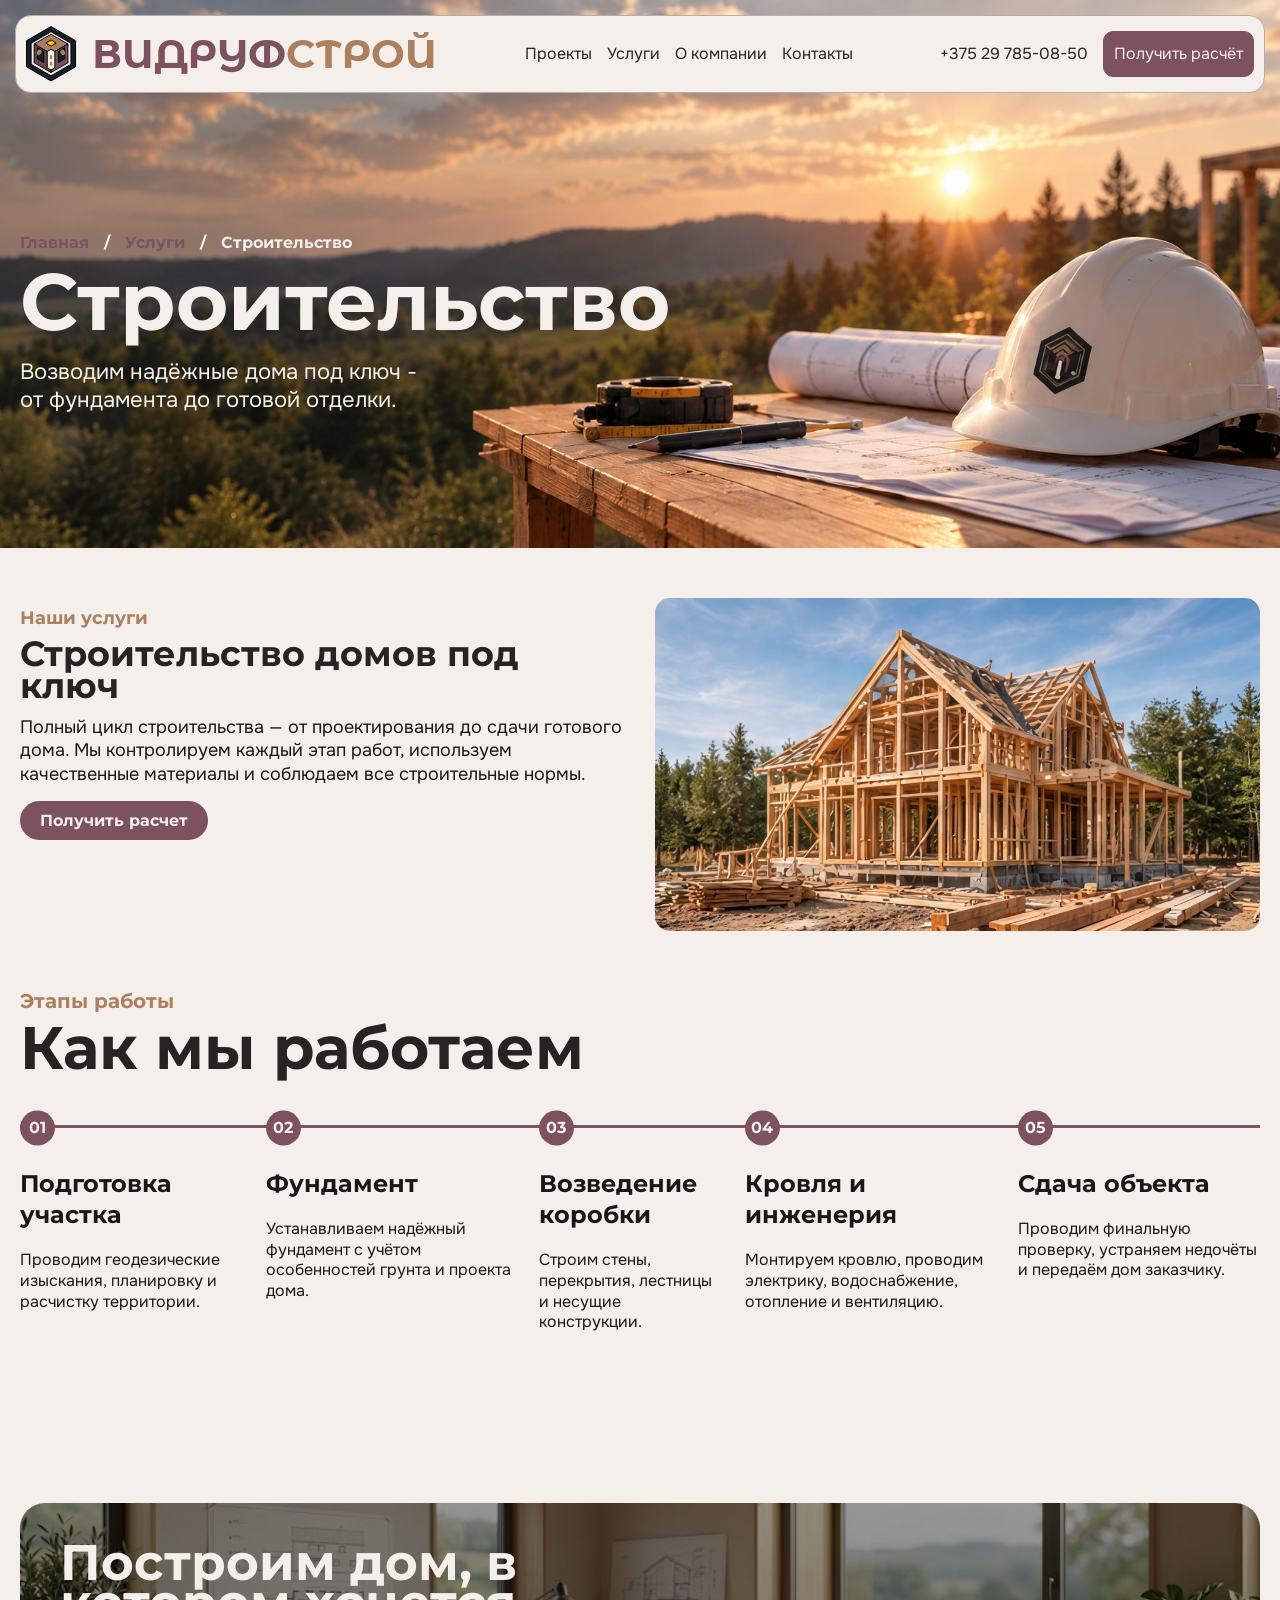
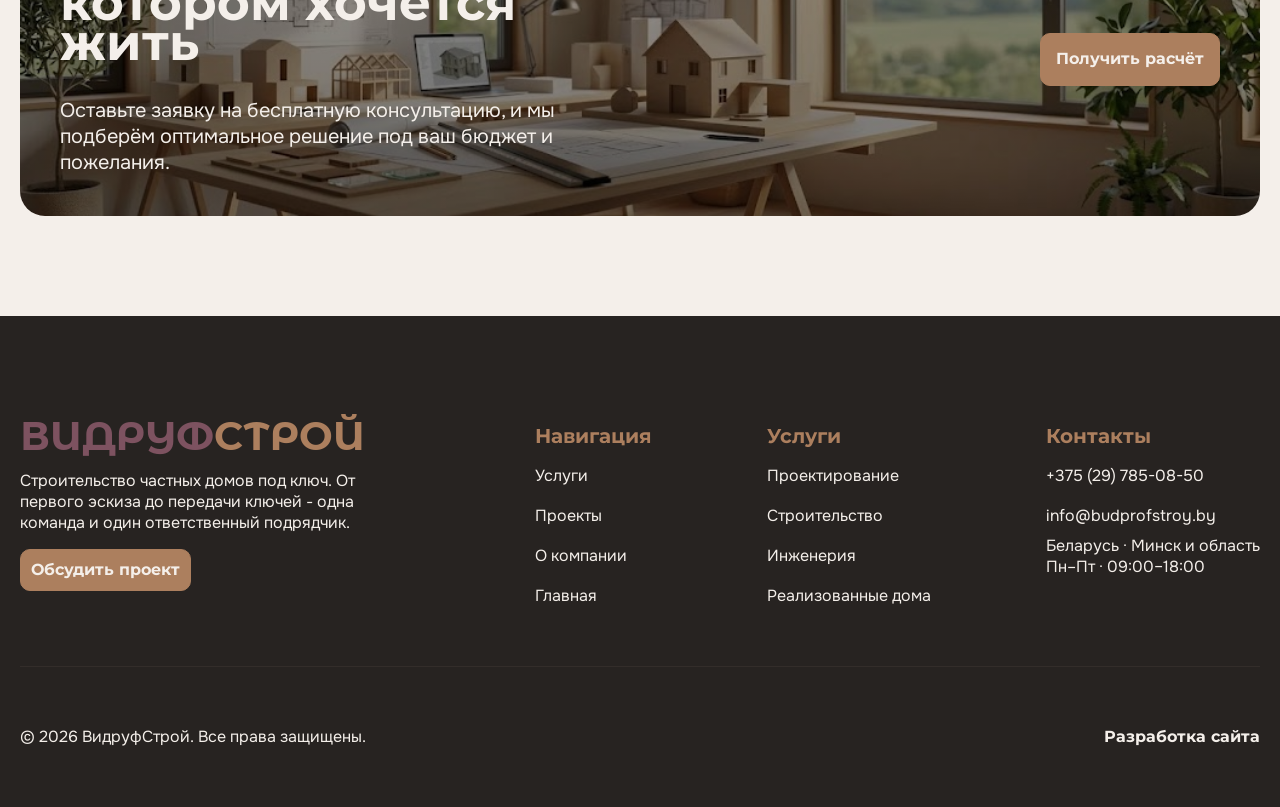
<file: building.html>
<!DOCTYPE html>
<html lang="ru">

<head>
  <meta charset="UTF-8">
  <meta name="viewport" content="width=device-width, initial-scale=1.0">
  <title>Строительство | ВидруфСтрой</title>
  <link rel="stylesheet" href="css/style.min.css">
</head>

<body>
  <header class="header-page">
    <div class="container">
      <div class="header__inner">
        <div class="header-top">
          <a href="index.html" class="header-top__logo-box">
            <img src="images/logo.svg" alt="logo" class="header-top__logo">
            <p class="header-top__logo-text">
              ВИДРУФ<span>СТРОЙ</span>
            </p>
          </a>
          <nav class="header-top__nav">
            <a href="#" class="header-top__nav-link">
              Проекты
            </a>
            <a href="#" class="header-top__nav-link">
              Услуги
            </a>
            <a href="#" class="header-top__nav-link">
              О компании
            </a>
            <a href="#" class="header-top__nav-link">
              Контакты
            </a>
          </nav>
          <div class="header-top__actions">
            <a href="tel:+375297850850" class="header-top__phone">
              +375 29 785-08-50
            </a>
            <div class="header-top__action-link">
              Получить расчёт
            </div>
          </div>
          <button class="burger" aria-label="Открыть меню" aria-expanded="false">
            <span></span>
            <span></span>
            <span></span>
            <span></span>
          </button>

          <nav class="menu">
            <a href="#" class="header-top__nav-link">
              Проекты
            </a>
            <a href="#" class="header-top__nav-link">
              Услуги
            </a>
            <a href="#" class="header-top__nav-link">
              О компании
            </a>
            <a href="#" class="header-top__nav-link">
              Контакты
            </a>
            <a href="tel:+375295550268" class="header-top__nav-link">
              +375 29 555-02-68
            </a>
            <div class="header-top__action-link">
              Получить расчёт
            </div>
          </nav>
        </div>
        <div class="header-content__page">
          <div class="breadcrumbs">
            <a href="index.html" class="breadcrumbs__link">
              Главная
            </a>
            <span>/</span>
            <a href="services.html" class="breadcrumbs__link">
              Услуги
            </a>
            <span>/</span>
            <p class="breadcrumbs__page">
              Строительство
            </p>
          </div>
          <h1 class="header-content__title">
            Строительство
          </h1>
          <p class="header-content__text">
            Возводим надёжные дома под ключ - от фундамента до готовой отделки.
          </p>
        </div>
      </div>
    </div>
  </header>
  <main>
    <section class="design-about">
      <div class="container">
        <div class="design-about__inner">
          <div class="design-about__content">
            <p class="design-about__supertitle">
              Наши услуги
            </p>
            <h1 class="design-about__title">
              Строительство домов под ключ
            </h1>
            <p class="design-about__text">
              Полный цикл строительства — от проектирования до сдачи готового дома. Мы контролируем каждый этап работ, используем качественные материалы и соблюдаем все строительные нормы.
            </p>
            <a href="#" class="design-about__link">
              Получить расчет
            </a>
          </div>
          <img src="images/building.jpg" alt="building photo" class="design-about__img">
        </div>
      </div>
    </section>
    <section class="design-steps">
      <div class="container">
        <div class="design-steps__inner">
          <p class="design-steps__supertitle">
            Этапы работы
          </p>
          <h1 class="design-steps__title">
            Как мы работаем
          </h1>
          <div class="design-steps__items">
            <div class="design-steps__item">
              <div class="design-steps__num">
                01
              </div>
              <h2 class="design-steps__item-title">
                Подготовка участка
              </h2>
              <p class="design-steps__item-text">
                Проводим геодезические изыскания, планировку и расчистку территории.
              </p>
            </div>
            <div class="design-steps__item">
              <div class="design-steps__num">
                02
              </div>
              <h2 class="design-steps__item-title">
                Фундамент
              </h2>
              <p class="design-steps__item-text">
                Устанавливаем надёжный фундамент с учётом особенностей грунта и проекта дома.
              </p>
            </div>
            <div class="design-steps__item">
              <div class="design-steps__num">
                03
              </div>
              <h2 class="design-steps__item-title">
                Возведение коробки
              </h2>
              <p class="design-steps__item-text">
                Строим стены, перекрытия, лестницы и несущие конструкции.
              </p>
            </div>
            <div class="design-steps__item">
              <div class="design-steps__num">
                04
              </div>
              <h2 class="design-steps__item-title">
                Кровля и инженерия
              </h2>
              <p class="design-steps__item-text">
                Монтируем кровлю, проводим электрику, водоснабжение, отопление и вентиляцию.
              </p>
            </div>
            <div class="design-steps__item">
              <div class="design-steps__num">
                05
              </div>
              <h2 class="design-steps__item-title">
                Сдача объекта
              </h2>
              <p class="design-steps__item-text">
                Проводим финальную проверку, устраняем недочёты и передаём дом заказчику.
              </p>
            </div>
          </div>
        </div>
      </div>
    </section>
    <section class="cta">
      <div class="container">
        <div class="cta__inner">
          <div class="cta__flex">
            <h1 class="cta__title">
              Построим дом, в котором хочется жить
            </h1>
            <p class="cta__text">
              Оставьте заявку на бесплатную консультацию, и мы подберём оптимальное решение под ваш бюджет и пожелания.
            </p>
          </div>
          <a href="#" class="cta__link">
            Получить расчёт
          </a>
        </div>
      </div>
    </section>
  </main>
  <footer class="footer">
    <div class="container">
      <div class="footer__inner">
        <div class="footer__items">
          <div class="footer__item">
            <div class="footer__logo-box">
              <p class="footer__logo-text">
                ВИДРУФ<span>СТРОЙ</span>
              </p>
            </div>
            <p class="footer__text">
              Строительство частных домов под ключ. От первого эскиза до передачи ключей - одна команда и один
              ответственный подрядчик.
            </p>
            <a href="#" class="footer__link">
              Обсудить проект
            </a>
          </div>
          <div class="footer__item">
            <p class="footer__title">
              Навигация
            </p>
            <a href="#" class="footer__nav-link">
              Услуги
            </a>
            <a href="#" class="footer__nav-link">
              Проекты
            </a>
            <a href="#" class="footer__nav-link">
              О компании
            </a>
            <a href="#" class="footer__nav-link">
              Главная
            </a>
          </div>
          <div class="footer__item">
            <p class="footer__title">
              Услуги
            </p>
            <a href="#" class="footer__nav-link">
              Проектирование
            </a>
            <a href="#" class="footer__nav-link">
              Строительство
            </a>
            <a href="#" class="footer__nav-link">
              Инженерия
            </a>
            <a href="#" class="footer__nav-link">
              Реализованные дома
            </a>
          </div>
          <div class="footer__item">
            <p class="footer__title">
              Контакты
            </p>
            <a href="tel:+375297850850" class="footer__nav-link">
              +375 (29) 785-08-50
            </a>
            <a href="#" class="footer__nav-link">
              info@budprofstroy.by
            </a>
            <p class="footer__item-text">
              Беларусь · Минск и область
            </p>
            <p class="footer__item-text">
              Пн–Пт · 09:00–18:00
            </p>
          </div>
        </div>
      </div>
      <div class="footer-bottom">
        <p class="footer-bottom__text">
          © 2026 ВидруфСтрой. Все права защищены.
        </p>
        <a href=" https://t.me/getmoneyfucckfame" class="footer-bottom__link">
          Разработка сайта
        </a>
      </div>
    </div>
  </footer>


  <script src="js/main.min.js"></script>
</body>

</html>
</file>
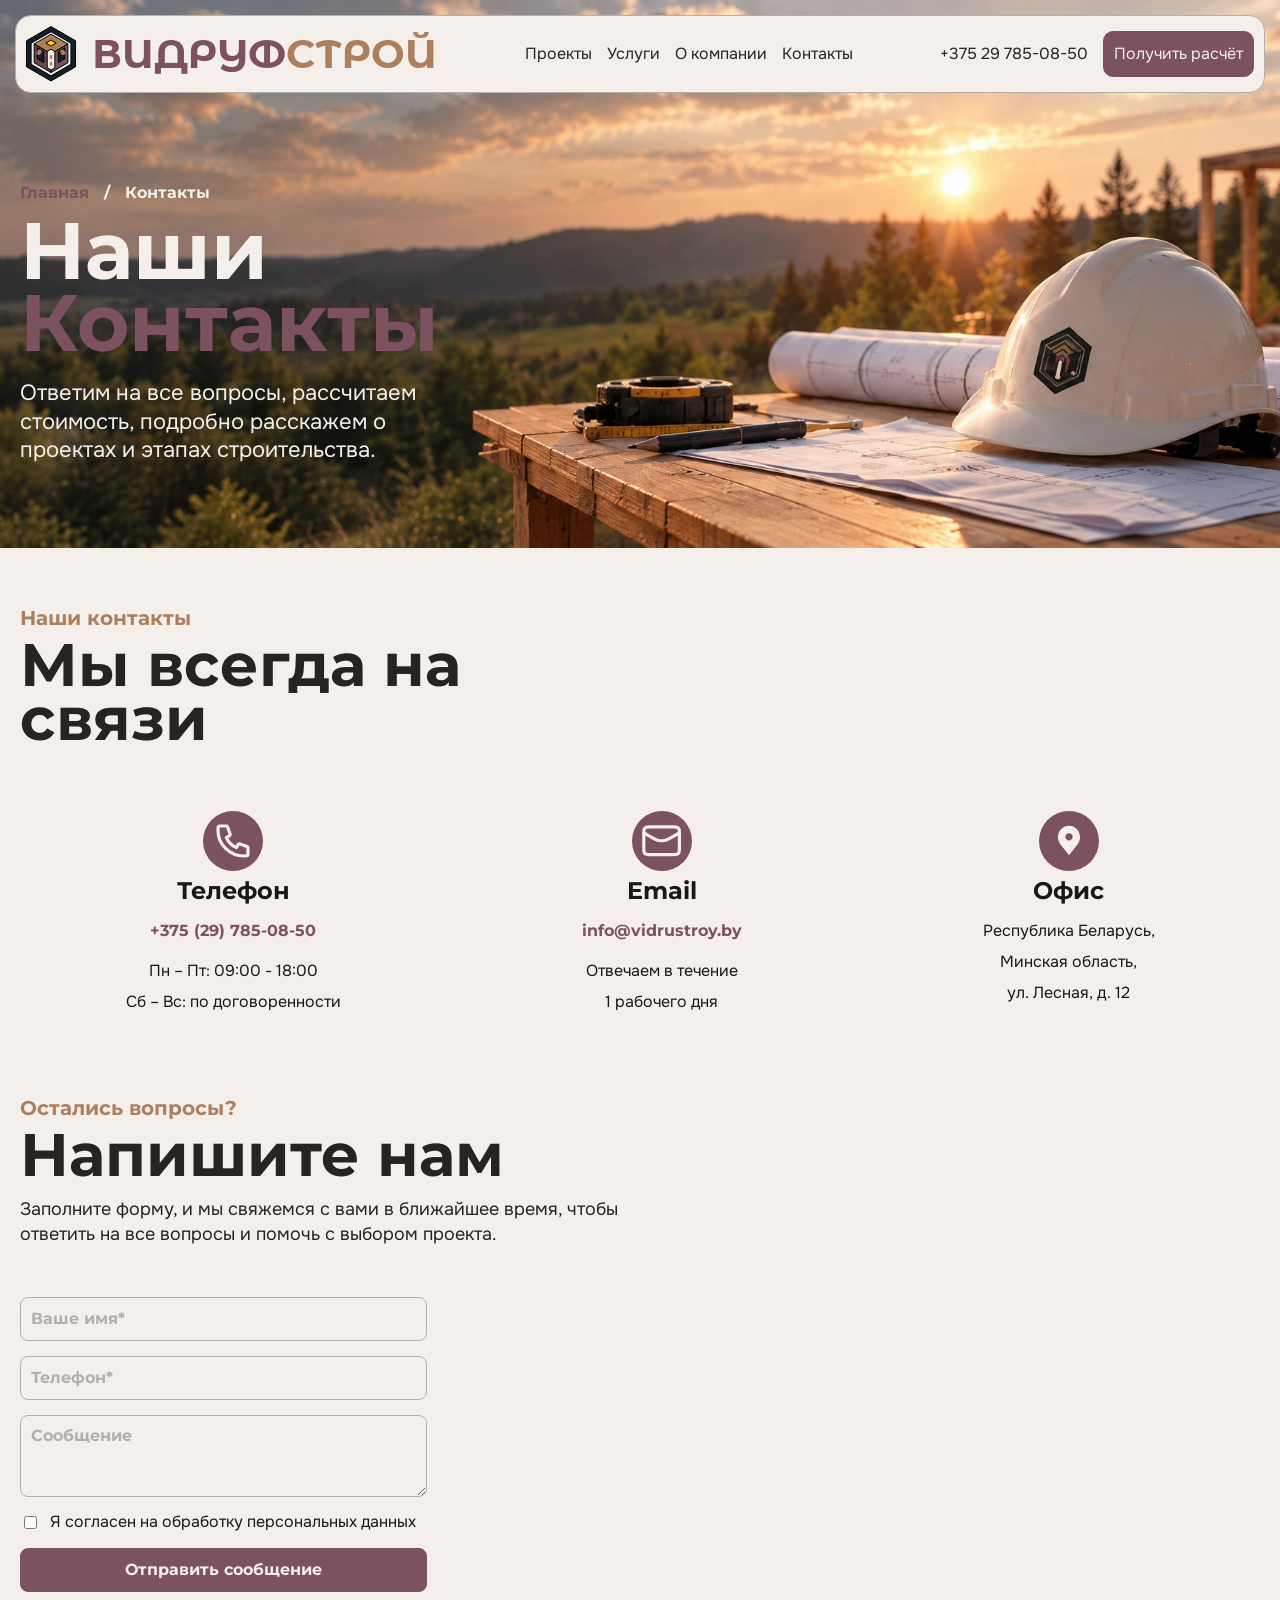
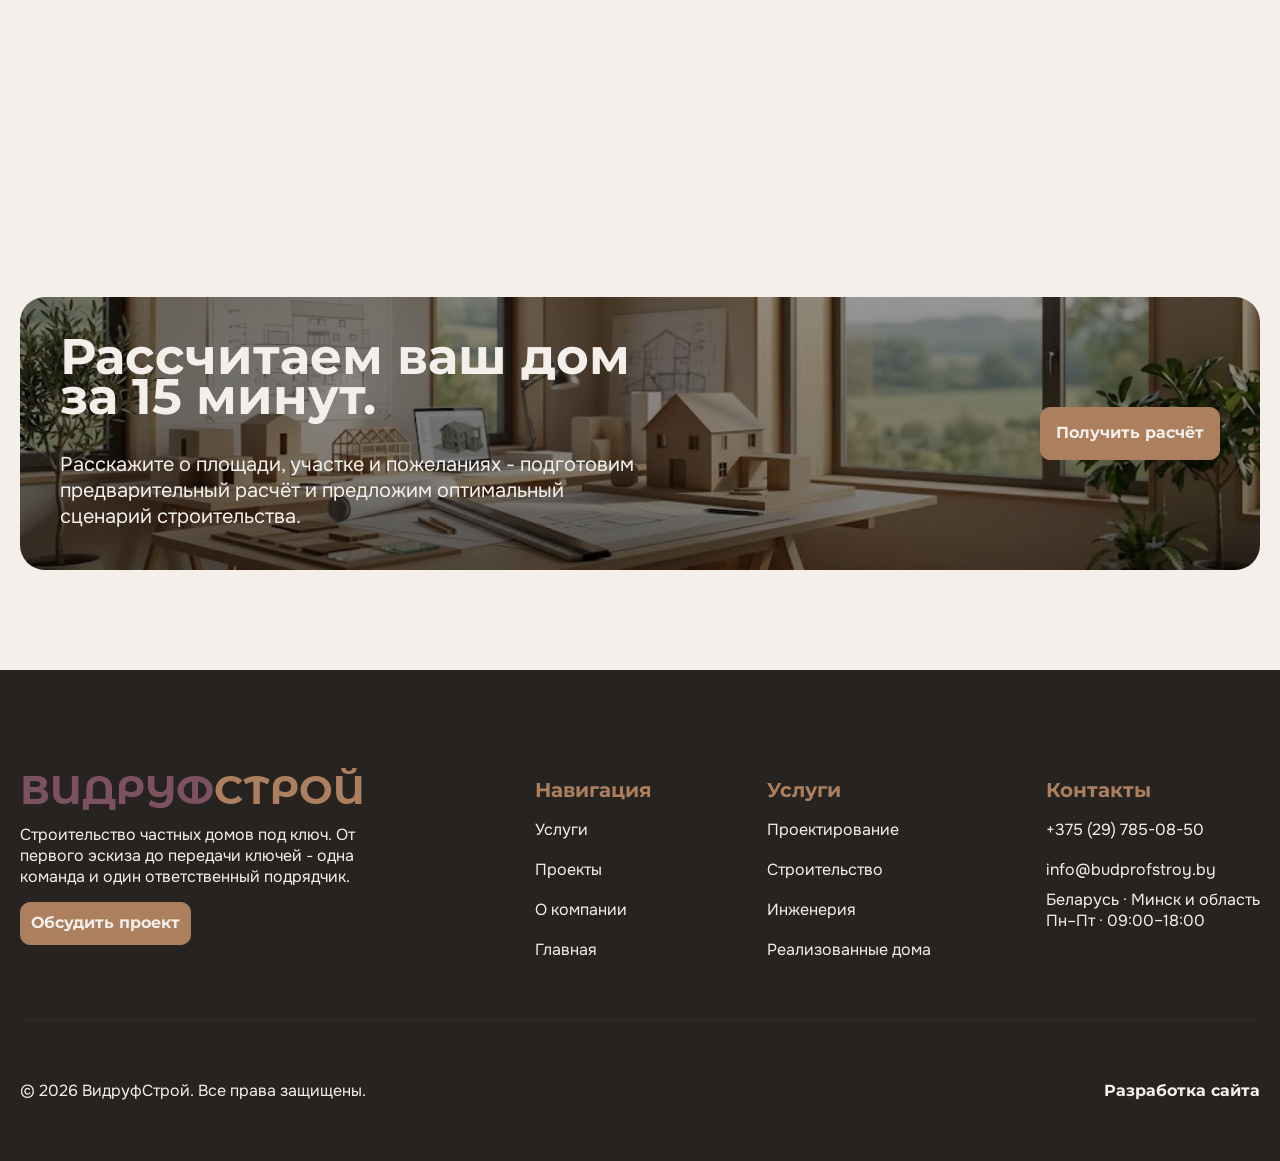
<file: contact.html>
<!DOCTYPE html>
<html lang="ru">

<head>
  <meta charset="UTF-8">
  <meta name="viewport" content="width=device-width, initial-scale=1.0">
  <title>Контакты | ВидруфСтрой</title>
  <link rel="stylesheet" href="css/style.min.css">
</head>

<body>
  <header class="header-page">
    <div class="container">
      <div class="header__inner">
        <div class="header-top">
          <a href="index.html" class="header-top__logo-box">
            <img src="images/logo.svg" alt="logo" class="header-top__logo">
            <p class="header-top__logo-text">
              ВИДРУФ<span>СТРОЙ</span>
            </p>
          </a>
          <nav class="header-top__nav">
            <a href="#" class="header-top__nav-link">
              Проекты
            </a>
            <a href="#" class="header-top__nav-link">
              Услуги
            </a>
            <a href="#" class="header-top__nav-link">
              О компании
            </a>
            <a href="#" class="header-top__nav-link">
              Контакты
            </a>
          </nav>
          <div class="header-top__actions">
            <a href="tel:+375297850850" class="header-top__phone">
              +375 29 785-08-50
            </a>
            <div class="header-top__action-link">
              Получить расчёт
            </div>
          </div>
          <button class="burger" aria-label="Открыть меню" aria-expanded="false">
            <span></span>
            <span></span>
            <span></span>
            <span></span>
          </button>

          <nav class="menu">
            <a href="#" class="header-top__nav-link">
              Проекты
            </a>
            <a href="#" class="header-top__nav-link">
              Услуги
            </a>
            <a href="#" class="header-top__nav-link">
              О компании
            </a>
            <a href="#" class="header-top__nav-link">
              Контакты
            </a>
            <a href="tel:+375297850850" class="header-top__nav-link">
              +375 29 785-08-50
            </a>
            <div class="header-top__action-link">
              Получить расчёт
            </div>
          </nav>
        </div>
        <div class="header-content__page">
          <div class="breadcrumbs">
            <a href="index.html" class="breadcrumbs__link">
              Главная
            </a>
            <span>/</span>
            <p class="breadcrumbs__page">
              Контакты
            </p>
          </div>
          <h1 class="header-content__title">
            Наши <br><span>Контакты</span>
          </h1>
          <p class="header-content__text">
            Ответим на все вопросы, рассчитаем стоимость, подробно расскажем о проектах и этапах строительства.
          </p>
        </div>
      </div>
    </div>
  </header>
  <main>
    <section class="contact">
      <div class="container">
        <div class="contact__inner">
          <p class="contact__supertitle">
            Наши контакты
          </p>
          <h1 class="contact__title">
            Мы всегда на связи
          </h1>
          <div class="contact__items">
            <div class="contact__item">
              <div class="contact__item-img-box">
                <img src="images/contact/icon/1.svg" alt="icon" class="contact__item-img">
              </div>
              <div class="contact__item-content">
                <h2 class="contact__item-title">
                  Телефон
                </h2>
                <a href="tel:+375297850850" class="contact__item-link">
                  +375 (29) 785-08-50
                </a>
                <p class="contact__item-text">
                  Пн – Пт: 09:00 - 18:00
                </p>
                <p class="contact__item-text">
                  Сб – Вс: по договоренности
                </p>
              </div>
            </div>
            <div class="contact__item">
              <div class="contact__item-img-box">
                <img src="images/contact/icon/2.svg" alt="icon" class="contact__item-img">
              </div>
              <div class="contact__item-content">
                <h2 class="contact__item-title">
                  Email
                </h2>
                <a href="#" class="contact__item-link">
                  info@vidrustroy.by
                </a>
                <p class="contact__item-text">
                  Отвечаем в течение
                </p>
                <p class="contact__item-text">
                  1 рабочего дня
                </p>
              </div>
            </div>
            <div class="contact__item">
              <div class="contact__item-img-box">
                <img src="images/contact/icon/3.svg" alt="icon" class="contact__item-img">
              </div>
              <div class="contact__item-content">
                <h2 class="contact__item-title">
                  Офис
                </h2>
                <p class="contact__item-text">
                  Республика Беларусь,
                </p>
                <p class="contact__item-text">
                  Минская область,
                </p>
                <p class="contact__item-text">
                  ул. Лесная, д. 12
                </p>
              </div>
            </div>
          </div>
        </div>
      </div>
    </section>
    <section class="contact-map">
      <div class="container">
        <div class="contact-map__inner">
          <p class="contact-map__supertitle">
            Остались вопросы?
          </p>
          <h1 class="contact-map__title">
            Напишите нам
          </h1>
          <p class="contact-map__text">
            Заполните форму, и мы свяжемся с вами в ближайшее время, чтобы ответить на все вопросы и помочь с выбором
            проекта.
          </p>
          <div class="contact-map__items">
            <form action="#" class="contact-map__form">
              <input type="text" class="contact-map__input" placeholder="Ваше имя*" required>
              <input type="text" class="contact-map__input-phone" placeholder="Телефон*" required>
              <textarea class="contact-map__textarea" placeholder="Сообщение"></textarea>
              <div class="contact-map__text-box">
                <input type="checkbox" class="contact-map__checkbox" required>
                <p class="contact-map__form-text">
                  Я согласен на обработку персональных данных
                </p>
              </div>
              <button class="contact-map__btn" type="submit">
                Отправить сообщение
              </button>
            </form>
            <iframe
              src="https://www.google.com/maps/embed?pb=!1m18!1m12!1m3!1d2451.39450388826!2d23.688289111746148!3d52.09075146780474!2m3!1f0!2f0!3f0!3m2!1i1024!2i768!4f13.1!3m3!1m2!1s0x47210bf1bdd66087%3A0xe6efc2f2aa935a31!2z0JHRgNC10YHRgtGB0LrQuNC5INGE0LjQu9C40LDQuyDQp9Cj0J4gItCa0L7Qu9C70LXQtNC2INCx0LjQt9C90LXRgdCwINC4INC_0YDQsNCy0LAi!5e0!3m2!1sru!2sby!4v1792153114134!5m2!1sru!2sby"
              width="100%" height="450" style="border:0;" allowfullscreen="" loading="lazy"
              referrerpolicy="strict-origin-when-cross-origin"></iframe>
          </div>
        </div>
      </div>
    </section>
    <section class="cta">
      <div class="container">
        <div class="cta__inner">
          <div class="cta__flex">
            <h1 class="cta__title">
              Рассчитаем ваш дом за 15 минут.
            </h1>
            <p class="cta__text">
              Расскажите о площади, участке и пожеланиях - подготовим предварительный расчёт и предложим оптимальный
              сценарий строительства.
            </p>
          </div>
          <a href="#" class="cta__link">
            Получить расчёт
          </a>
        </div>
      </div>
    </section>
  </main>
  <footer class="footer">
    <div class="container">
      <div class="footer__inner">
        <div class="footer__items">
          <div class="footer__item">
            <div class="footer__logo-box">
              <p class="footer__logo-text">
                ВИДРУФ<span>СТРОЙ</span>
              </p>
            </div>
            <p class="footer__text">
              Строительство частных домов под ключ. От первого эскиза до передачи ключей - одна команда и один
              ответственный подрядчик.
            </p>
            <a href="#" class="footer__link">
              Обсудить проект
            </a>
          </div>
          <div class="footer__item">
            <p class="footer__title">
              Навигация
            </p>
            <a href="#" class="footer__nav-link">
              Услуги
            </a>
            <a href="#" class="footer__nav-link">
              Проекты
            </a>
            <a href="#" class="footer__nav-link">
              О компании
            </a>
            <a href="#" class="footer__nav-link">
              Главная
            </a>
          </div>
          <div class="footer__item">
            <p class="footer__title">
              Услуги
            </p>
            <a href="#" class="footer__nav-link">
              Проектирование
            </a>
            <a href="#" class="footer__nav-link">
              Строительство
            </a>
            <a href="#" class="footer__nav-link">
              Инженерия
            </a>
            <a href="#" class="footer__nav-link">
              Реализованные дома
            </a>
          </div>
          <div class="footer__item">
            <p class="footer__title">
              Контакты
            </p>
            <a href="tel:+375297850850" class="footer__nav-link">
              +375 (29) 785-08-50
            </a>
            <a href="#" class="footer__nav-link">
              info@budprofstroy.by
            </a>
            <p class="footer__item-text">
              Беларусь · Минск и область
            </p>
            <p class="footer__item-text">
              Пн–Пт · 09:00–18:00
            </p>
          </div>
        </div>
      </div>
      <div class="footer-bottom">
        <p class="footer-bottom__text">
          © 2026 ВидруфСтрой. Все права защищены.
        </p>
        <a href=" https://t.me/getmoneyfucckfame" class="footer-bottom__link">
          Разработка сайта
        </a>
      </div>
    </div>
  </footer>


  <script src="js/main.min.js"></script>
</body>

</html>
</file>
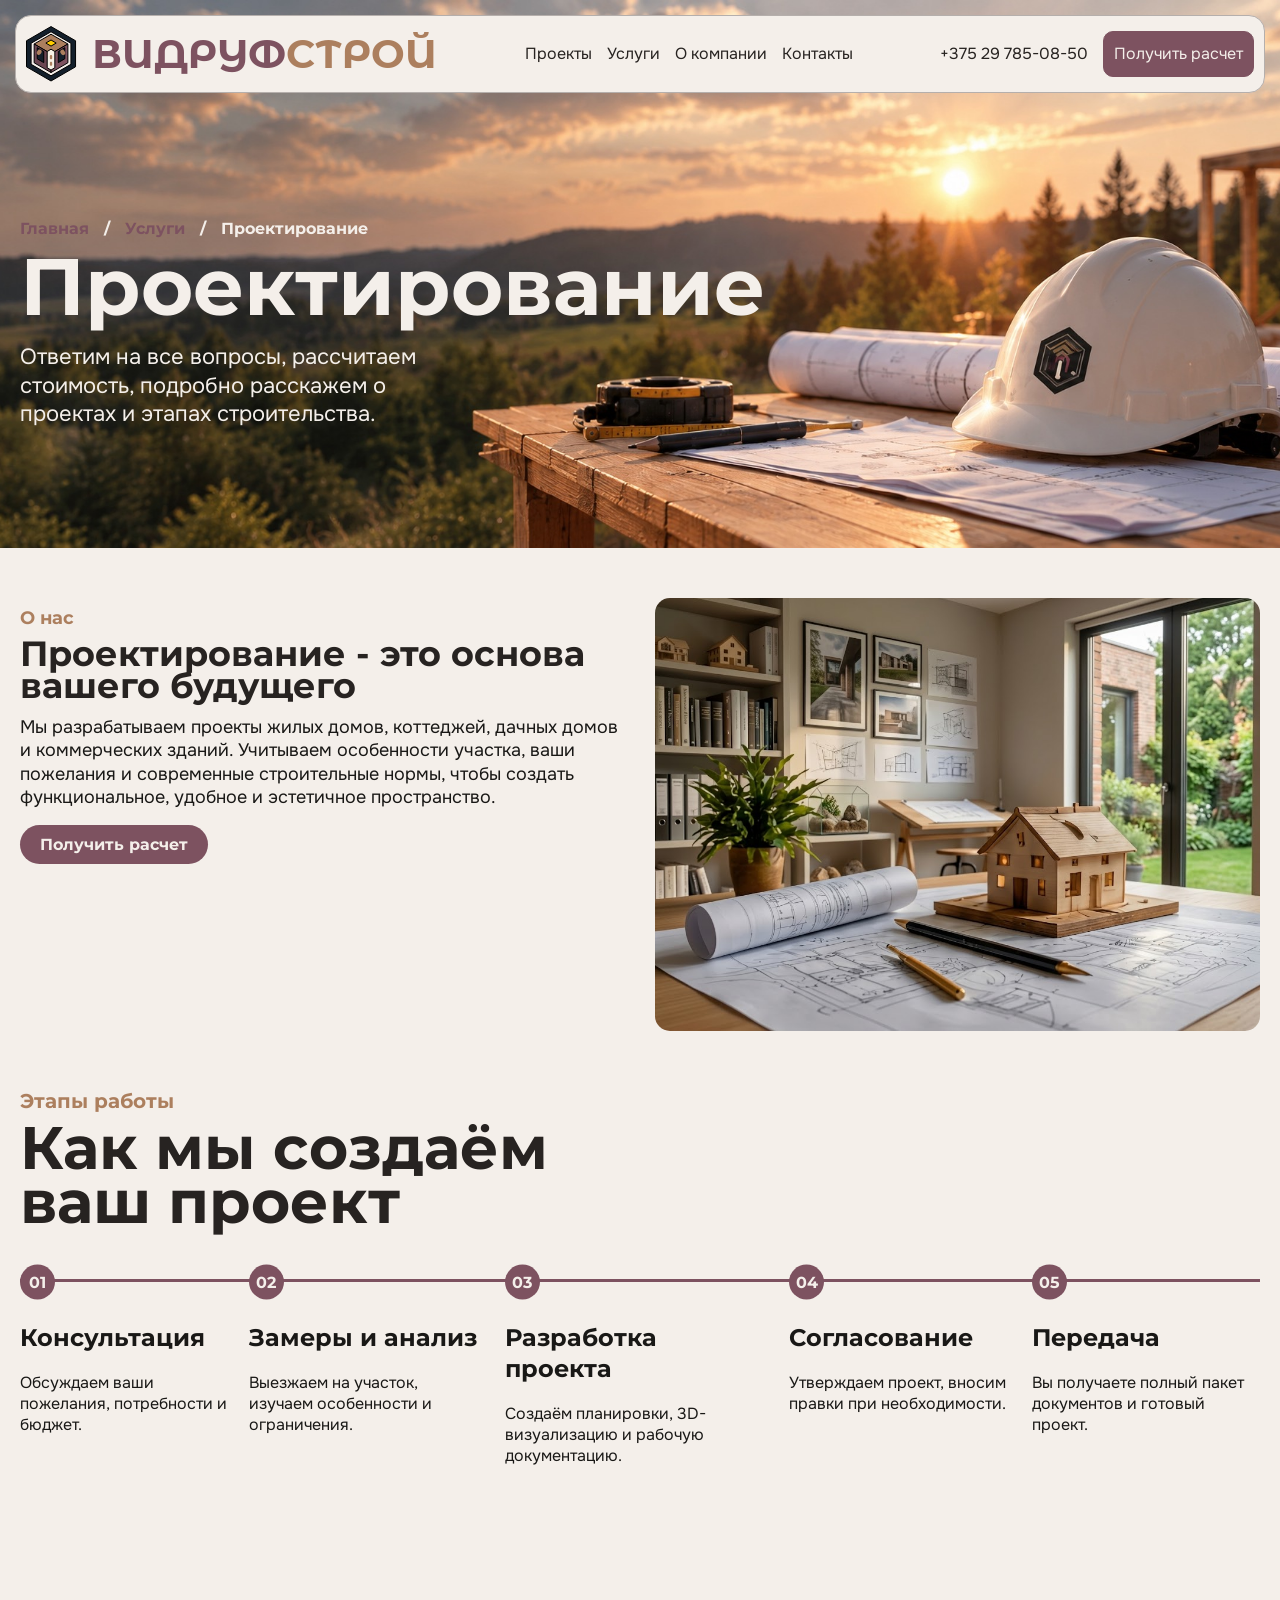
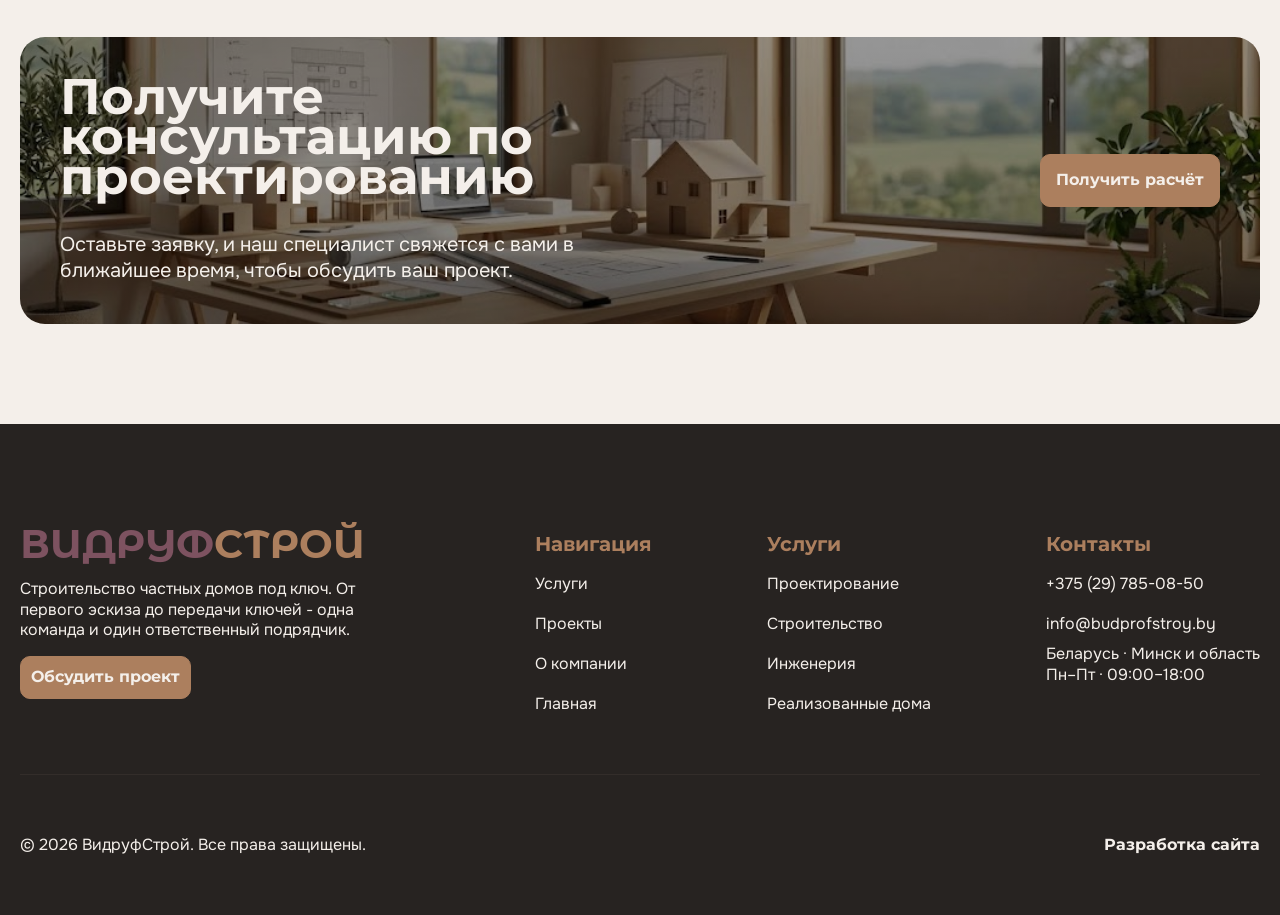
<file: design.html>
<!DOCTYPE html>
<html lang="ru">

<head>
  <meta charset="UTF-8">
  <meta name="viewport" content="width=device-width, initial-scale=1.0">
  <title>Проектирование | ВидруфСтрой</title>
  <link rel="stylesheet" href="css/style.min.css">
</head>

<body>
  <header class="header-page">
    <div class="container">
      <div class="header__inner">
        <div class="header-top">
          <a href="index.html" class="header-top__logo-box">
            <img src="images/logo.svg" alt="logo" class="header-top__logo">
            <p class="header-top__logo-text">
              ВИДРУФ<span>СТРОЙ</span>
            </p>
          </a>
          <nav class="header-top__nav">
            <a href="#" class="header-top__nav-link">
              Проекты
            </a>
            <a href="#" class="header-top__nav-link">
              Услуги
            </a>
            <a href="#" class="header-top__nav-link">
              О компании
            </a>
            <a href="#" class="header-top__nav-link">
              Контакты
            </a>
          </nav>
          <div class="header-top__actions">
            <a href="tel:+375297850850" class="header-top__phone">
              +375 29 785-08-50
            </a>
            <div class="header-top__action-link">
              Получить расчет
            </div>
          </div>
          <button class="burger" aria-label="Открыть меню" aria-expanded="false">
            <span></span>
            <span></span>
            <span></span>
            <span></span>
          </button>

          <nav class="menu">
            <a href="#" class="header-top__nav-link">
              Проекты
            </a>
            <a href="#" class="header-top__nav-link">
              Услуги
            </a>
            <a href="#" class="header-top__nav-link">
              О компании
            </a>
            <a href="#" class="header-top__nav-link">
              Контакты
            </a>
            <a href="tel:+375295550268" class="header-top__nav-link">
              +375 29 555-02-68
            </a>
            <div class="header-top__action-link">
              Получить расчёт
            </div>
          </nav>
        </div>
        <div class="header-content__page">
          <div class="breadcrumbs">
            <a href="index.html" class="breadcrumbs__link">
              Главная
            </a>
            <span>/</span>
            <a href="services.html" class="breadcrumbs__link">
              Услуги
            </a>
            <span>/</span>
            <p class="breadcrumbs__page">
              Проектирование
            </p>
          </div>
          <h1 class="header-content__title">
            Проектирование 
          </h1>
          <p class="header-content__text">
            Ответим на все вопросы, рассчитаем стоимость, подробно расскажем о проектах и этапах строительства.
          </p>
        </div>
      </div>
    </div>
  </header>
  <main>
    <section class="design-about">
      <div class="container">
        <div class="design-about__inner">
          <div class="design-about__content">
            <p class="design-about__supertitle">
              О нас
            </p>
            <h1 class="design-about__title">
              Проектирование - это основа вашего будущего
            </h1>
            <p class="design-about__text">
              Мы разрабатываем проекты жилых домов, коттеджей, дачных домов и коммерческих зданий. Учитываем особенности
              участка, ваши пожелания и современные строительные нормы, чтобы создать функциональное, удобное и
              эстетичное пространство.
            </p>
            <a href="#" class="design-about__link">
              Получить расчет
            </a>
          </div>
          <img src="images/design-about.jpg" alt="design photo" class="design-about__img">
        </div>
      </div>
    </section>
    <section class="design-steps">
      <div class="container">
        <div class="design-steps__inner">
          <p class="design-steps__supertitle">
            Этапы работы
          </p>
          <h1 class="design-steps__title">
            Как мы создаём ваш проект
          </h1>
          <div class="design-steps__items">
            <div class="design-steps__item">
              <div class="design-steps__num">
                01
              </div>
              <h2 class="design-steps__item-title">
                Консультация
              </h2>
              <p class="design-steps__item-text">
                Обсуждаем ваши пожелания, потребности и бюджет.
              </p>
            </div>
            <div class="design-steps__item">
              <div class="design-steps__num">
                02
              </div>
              <h2 class="design-steps__item-title">
                Замеры и анализ
              </h2>
              <p class="design-steps__item-text">
                Выезжаем на участок, изучаем особенности и ограничения.
              </p>
            </div>
            <div class="design-steps__item">
              <div class="design-steps__num">
                03
              </div>
              <h2 class="design-steps__item-title">
                Разработка проекта
              </h2>
              <p class="design-steps__item-text">
                Создаём планировки, 3D-визуализацию и рабочую документацию.
              </p>
            </div>
            <div class="design-steps__item">
              <div class="design-steps__num">
                04
              </div>
              <h2 class="design-steps__item-title">
                Согласование
              </h2>
              <p class="design-steps__item-text">
                Утверждаем проект, вносим правки при необходимости.
              </p>
            </div>
            <div class="design-steps__item">
              <div class="design-steps__num">
                05
              </div>
              <h2 class="design-steps__item-title">
                Передача
              </h2>
              <p class="design-steps__item-text">
                Вы получаете полный пакет документов и готовый проект.
              </p>
            </div>
          </div>
        </div>
      </div>
    </section>
    <section class="cta">
      <div class="container">
        <div class="cta__inner">
          <div class="cta__flex">
            <h1 class="cta__title">
              Получите консультацию по проектированию
            </h1>
            <p class="cta__text">
              Оставьте заявку, и наш специалист свяжется с вами в ближайшее время, чтобы обсудить ваш проект.
            </p>
          </div>
          <a href="#" class="cta__link">
            Получить расчёт
          </a>
        </div>
      </div>
    </section>
  </main>
  <footer class="footer">
    <div class="container">
      <div class="footer__inner">
        <div class="footer__items">
          <div class="footer__item">
            <div class="footer__logo-box">
              <p class="footer__logo-text">
                ВИДРУФ<span>СТРОЙ</span>
              </p>
            </div>
            <p class="footer__text">
              Строительство частных домов под ключ. От первого эскиза до передачи ключей - одна команда и один
              ответственный подрядчик.
            </p>
            <a href="#" class="footer__link">
              Обсудить проект
            </a>
          </div>
          <div class="footer__item">
            <p class="footer__title">
              Навигация
            </p>
            <a href="#" class="footer__nav-link">
              Услуги
            </a>
            <a href="#" class="footer__nav-link">
              Проекты
            </a>
            <a href="#" class="footer__nav-link">
              О компании
            </a>
            <a href="#" class="footer__nav-link">
              Главная
            </a>
          </div>
          <div class="footer__item">
            <p class="footer__title">
              Услуги
            </p>
            <a href="#" class="footer__nav-link">
              Проектирование
            </a>
            <a href="#" class="footer__nav-link">
              Строительство
            </a>
            <a href="#" class="footer__nav-link">
              Инженерия
            </a>
            <a href="#" class="footer__nav-link">
              Реализованные дома
            </a>
          </div>
          <div class="footer__item">
            <p class="footer__title">
              Контакты
            </p>
            <a href="tel:+375297850850" class="footer__nav-link">
              +375 (29) 785-08-50
            </a>
            <a href="#" class="footer__nav-link">
              info@budprofstroy.by
            </a>
            <p class="footer__item-text">
              Беларусь · Минск и область
            </p>
            <p class="footer__item-text">
              Пн–Пт · 09:00–18:00
            </p>
          </div>
        </div>
      </div>
      <div class="footer-bottom">
        <p class="footer-bottom__text">
          © 2026 ВидруфСтрой. Все права защищены.
        </p>
        <a href=" https://t.me/getmoneyfucckfame" class="footer-bottom__link">
          Разработка сайта
        </a>
      </div>
    </div>
  </footer>


  <script src="js/main.min.js"></script>
</body>

</html>
</file>
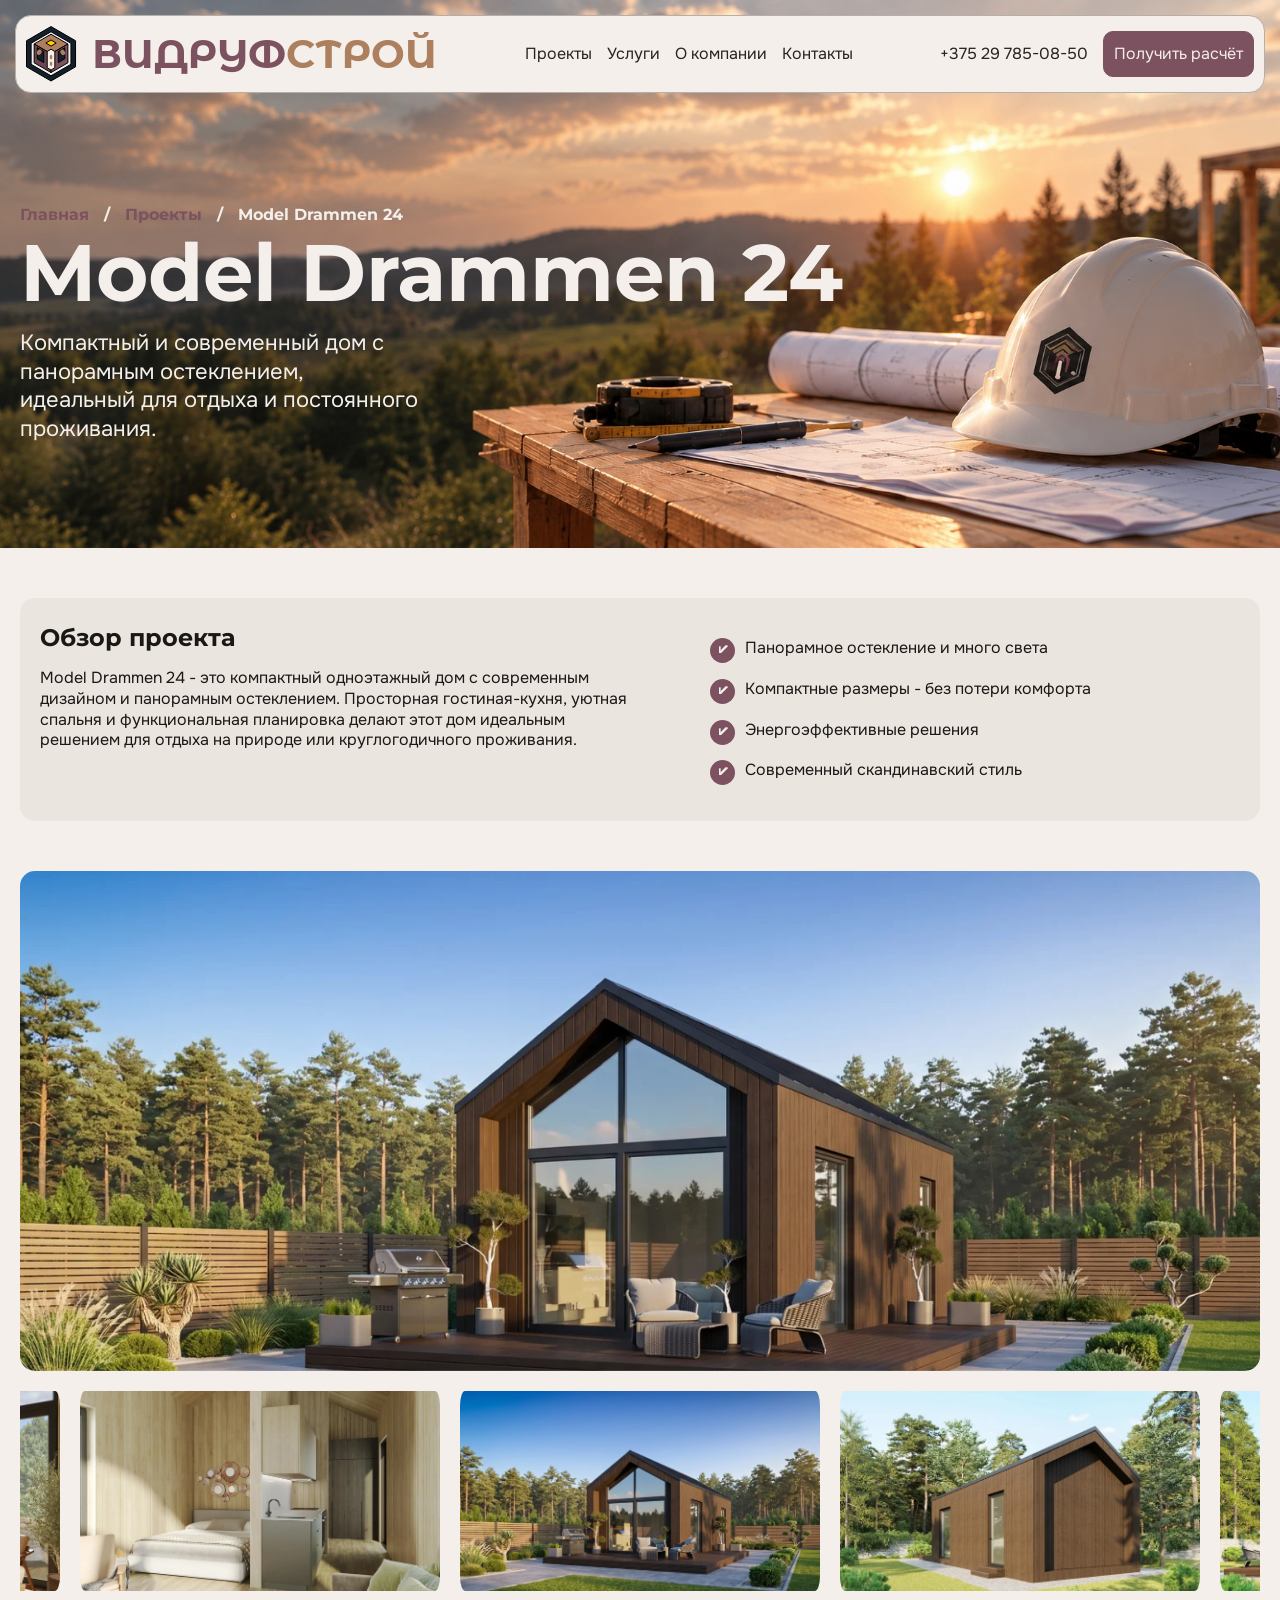
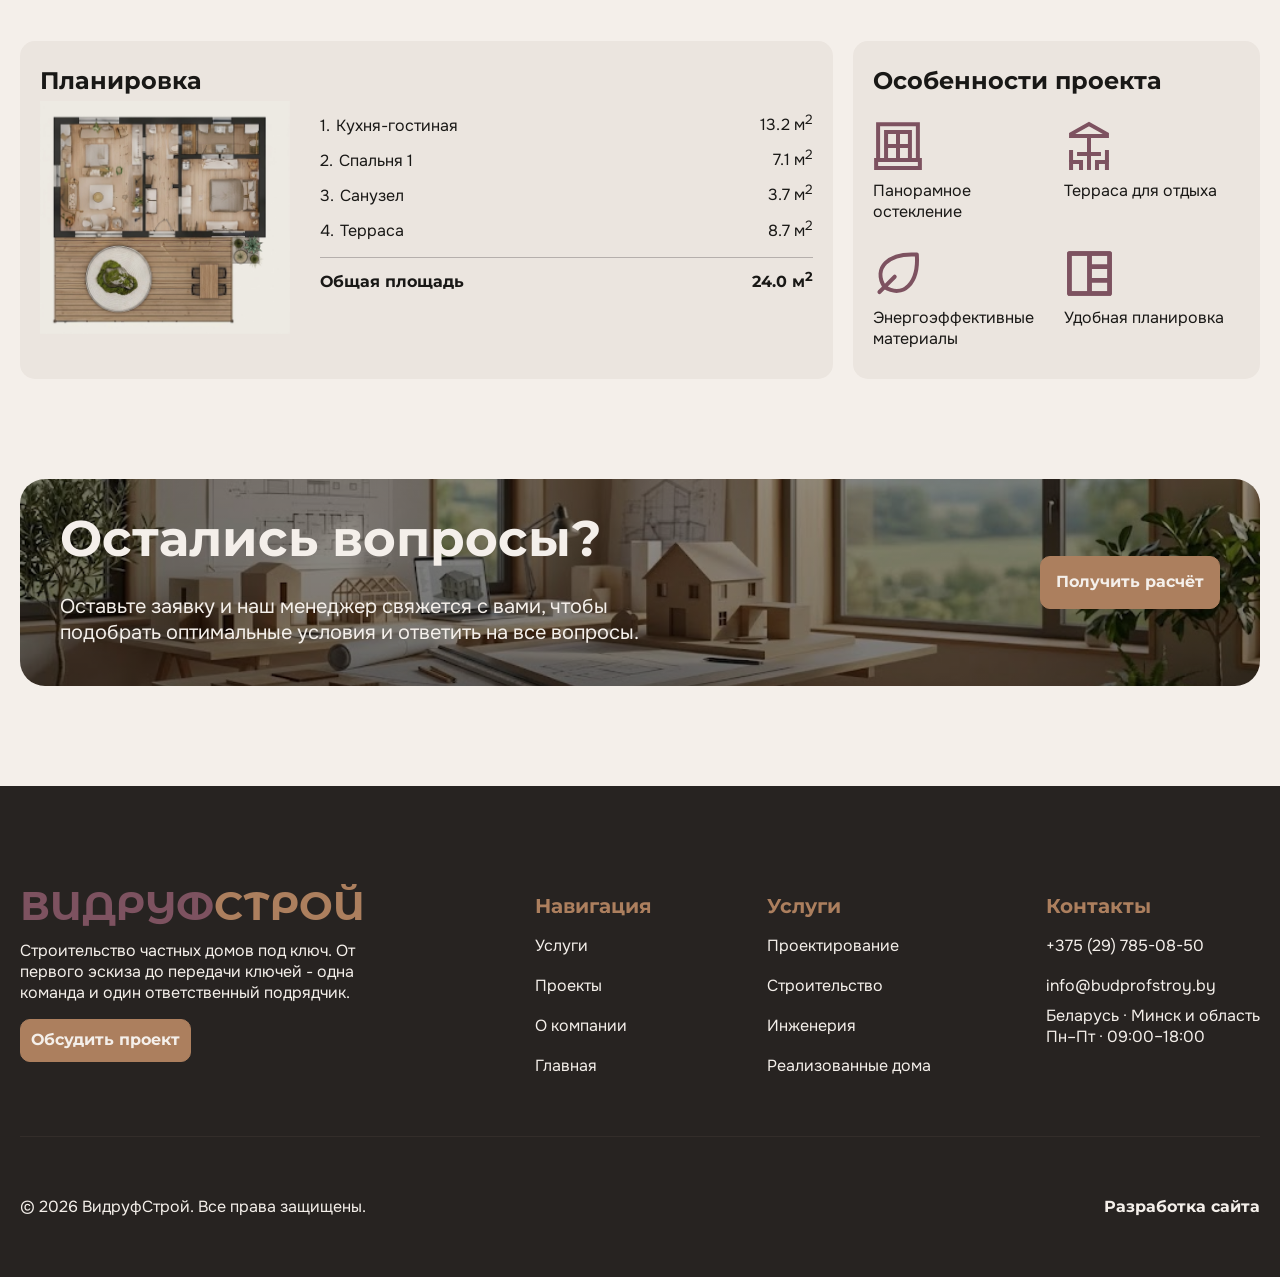
<file: drammen.html>
<!DOCTYPE html>
<html lang="ru">

<head>
  <meta charset="UTF-8">
  <meta name="viewport" content="width=device-width, initial-scale=1.0">
  <title>Model Drammen 24 | ВидруфСтрой</title>
  <link rel="stylesheet" href="css/style.min.css">
</head>

<body>
  <header class="header-page">
    <div class="container">
      <div class="header__inner">
        <div class="header-top">
          <a href="index.html" class="header-top__logo-box">
            <img src="images/logo.svg" alt="logo" class="header-top__logo">
            <p class="header-top__logo-text">
              ВИДРУФ<span>СТРОЙ</span>
            </p>
          </a>
          <nav class="header-top__nav">
            <a href="#" class="header-top__nav-link">
              Проекты
            </a>
            <a href="#" class="header-top__nav-link">
              Услуги
            </a>
            <a href="#" class="header-top__nav-link">
              О компании
            </a>
            <a href="#" class="header-top__nav-link">
              Контакты
            </a>
          </nav>
          <div class="header-top__actions">
            <a href="tel:+375297850850" class="header-top__phone">
              +375 29 785-08-50
            </a>
            <div class="header-top__action-link">
              Получить расчёт
            </div>
          </div>
          <button class="burger" aria-label="Открыть меню" aria-expanded="false">
            <span></span>
            <span></span>
            <span></span>
            <span></span>
          </button>

          <nav class="menu">
            <a href="#" class="header-top__nav-link">
              Проекты
            </a>
            <a href="#" class="header-top__nav-link">
              Услуги
            </a>
            <a href="#" class="header-top__nav-link">
              О компании
            </a>
            <a href="#" class="header-top__nav-link">
              Контакты
            </a>
            <a href="tel:+375295550268" class="header-top__nav-link">
              +375 29 555-02-68
            </a>
            <div class="header-top__action-link">
              Получить расчёт
            </div>
          </nav>
        </div>
        <div class="header-content__page">
          <div class="breadcrumbs">
            <a href="index.html" class="breadcrumbs__link">
              Главная
            </a>
            <span>/</span>
            <a href="projects.html" class="breadcrumbs__link">
              Проекты
            </a>
            <span>/</span>
            <p class="breadcrumbs__page">
              Model Drammen 24
            </p>
          </div>
          <h1 class="header-content__title">
            Model Drammen 24
          </h1>
          <p class="header-content__text">
            Компактный и современный дом с панорамным остеклением, идеальный для отдыха и постоянного проживания.
          </p>
        </div>
      </div>
    </div>
  </header>
  <main>
    <section class="nordic">
      <div class="container">
        <div class="nordic__inner">
          <div class="nordic__content">
            <div class="nordic__text-box">
              <h1 class="nordic__title">
                Обзор проекта
              </h1>
              <p class="nordic__text">
                Model Drammen 24 - это компактный одноэтажный дом с современным дизайном и панорамным остеклением. Просторная гостиная-кухня, уютная спальня и функциональная планировка делают этот дом идеальным решением для отдыха на природе или круглогодичного проживания.
              </p>
            </div>
            <ul class="nordic__list">
              <li class="nordic__list-item">
                Панорамное остекление и много света
              </li>
              <li class="nordic__list-item">
                Компактные размеры - без потери комфорта
              </li>
              <li class="nordic__list-item">
                Энергоэффективные решения
              </li>
              <li class="nordic__list-item">
                Современный скандинавский стиль
              </li>
            </ul>
          </div>
          <div class="nordic__items">
            <div class="nordic__big-img-box">
              <div><img src="images/drammen/1.jpg" alt="project image" class="nordic__big-img"></div>
              <div><img src="images/drammen/2.jpg" alt="project image" class="nordic__big-img"></div>
              <div><img src="images/drammen/3.jpg" alt="project image" class="nordic__big-img"></div>
              <div><img src="images/drammen/4.jpg" alt="project image" class="nordic__big-img"></div>
              <div><img src="images/drammen/5.jpg" alt="project image" class="nordic__big-img"></div>
            </div>
            <div class="nordic__little-img-box">
              <div><img src="images/drammen/1.jpg" alt="project image" class="nordic__little-img"></div>
              <div><img src="images/drammen/2.jpg" alt="project image" class="nordic__little-img"></div>
              <div><img src="images/drammen/3.jpg" alt="project image" class="nordic__little-img"></div>
              <div><img src="images/drammen/4.jpg" alt="project image" class="nordic__little-img"></div>
              <div><img src="images/drammen/5.jpg" alt="project image" class="nordic__little-img"></div>
            </div>
          </div>
        </div>
      </div>
    </section>
    <section class="norbic-plan">
      <div class="container">
        <div class="norbic-plan__inner">
          <div class="norbic-plan__left">
            <h2 class="norbic-plan__left-title">
              Планировка
            </h2>
            <div class="norbic-plan__left-content">
              <div class="norbic-plan__left-img-box">
                <img src="images/drammen/proj.jpg" alt="project plan">
              </div>
              <ol class="norbic-plan__left-list">
                <li class="norbic-plan__left-list-item">
                  <div class="norbic-plan__left-list-item-text">
                    Кухня-гостиная
                  </div>
                  <span>13.2 м<sup>2</sup></span>
                </li>
                <li class="norbic-plan__left-list-item">
                  <div class="norbic-plan__left-list-item-text">
                    Спальня 1
                  </div>
                  <span>7.1 м<sup>2</sup></span>
                </li>
                <li class="norbic-plan__left-list-item">
                  <div class="norbic-plan__left-list-item-text">
                    Санузел
                  </div>
                  <span>3.7 м<sup>2</sup></span>
                </li>
                <li class="norbic-plan__left-list-item">
                  <div class="norbic-plan__left-list-item-text">
                    Терраса
                  </div>
                  <span>8.7 м<sup>2</sup></span>
                </li>
                <li class="norbic-plan__left-list-result">
                  <div class="norbic-plan__left-list-result-text">
                    Общая площадь
                  </div>
                  <span>24.0 м<sup>2</sup></span>
                </li>
              </ol>
            </div>
          </div>
          <div class="norbic-plan__right">
            <h2 class="norbic-plan__right-title">
              Особенности проекта
            </h2>
            <div class="norbic-plan__right-items">
              <div class="norbic-plan__right-item">
                <div class="norbic-plan__right-img-box">
                  <img src="images/nordic/icon/1.svg" alt="icon">
                </div>
                <p class="norbic-plan__right-text">
                  Панорамное остекление
                </p>
              </div>
              <div class="norbic-plan__right-item">
                <div class="norbic-plan__right-img-box">
                  <img src="images/nordic/icon/2.svg" alt="icon">
                </div>
                <p class="norbic-plan__right-text">
                  Терраса для отдыха
                </p>
              </div>
              <div class="norbic-plan__right-item">
                <div class="norbic-plan__right-img-box">
                  <img src="images/nordic/icon/3.svg" alt="icon">
                </div>
                <p class="norbic-plan__right-text">
                  Энергоэффективные материалы
                </p>
              </div>
              <div class="norbic-plan__right-item">
                <div class="norbic-plan__right-img-box">
                  <img src="images/nordic/icon/4.svg" alt="icon">
                </div>
                <p class="norbic-plan__right-text">
                  Удобная планировка
                </p>
              </div>
            </div>
          </div>
        </div>
      </div>
    </section>
    <section class="cta">
      <div class="container">
        <div class="cta__inner">
          <div class="cta__flex">
            <h1 class="cta__title">
              Остались вопросы?
            </h1>
            <p class="cta__text">
              Оставьте заявку и наш менеджер свяжется с вами, чтобы подобрать оптимальные условия и ответить на все
              вопросы.
            </p>
          </div>
          <a href="#" class="cta__link">
            Получить расчёт
          </a>
        </div>
      </div>
    </section>
  </main>
  <footer class="footer">
    <div class="container">
      <div class="footer__inner">
        <div class="footer__items">
          <div class="footer__item">
            <div class="footer__logo-box">
              <p class="footer__logo-text">
                ВИДРУФ<span>СТРОЙ</span>
              </p>
            </div>
            <p class="footer__text">
              Строительство частных домов под ключ. От первого эскиза до передачи ключей - одна команда и один
              ответственный подрядчик.
            </p>
            <a href="#" class="footer__link">
              Обсудить проект
            </a>
          </div>
          <div class="footer__item">
            <p class="footer__title">
              Навигация
            </p>
            <a href="#" class="footer__nav-link">
              Услуги
            </a>
            <a href="#" class="footer__nav-link">
              Проекты
            </a>
            <a href="#" class="footer__nav-link">
              О компании
            </a>
            <a href="#" class="footer__nav-link">
              Главная
            </a>
          </div>
          <div class="footer__item">
            <p class="footer__title">
              Услуги
            </p>
            <a href="#" class="footer__nav-link">
              Проектирование
            </a>
            <a href="#" class="footer__nav-link">
              Строительство
            </a>
            <a href="#" class="footer__nav-link">
              Инженерия
            </a>
            <a href="#" class="footer__nav-link">
              Реализованные дома
            </a>
          </div>
          <div class="footer__item">
            <p class="footer__title">
              Контакты
            </p>
            <a href="tel:+375297850850" class="footer__nav-link">
              +375 (29) 785-08-50
            </a>
            <a href="#" class="footer__nav-link">
              info@budprofstroy.by
            </a>
            <p class="footer__item-text">
              Беларусь · Минск и область
            </p>
            <p class="footer__item-text">
              Пн–Пт · 09:00–18:00
            </p>
          </div>
        </div>
      </div>
      <div class="footer-bottom">
        <p class="footer-bottom__text">
          © 2026 ВидруфСтрой. Все права защищены.
        </p>
        <a href=" https://t.me/getmoneyfucckfame" class="footer-bottom__link">
          Разработка сайта
        </a>
      </div>
    </div>
  </footer>


  <script src="js/main.min.js"></script>
</body>

</html>
</file>
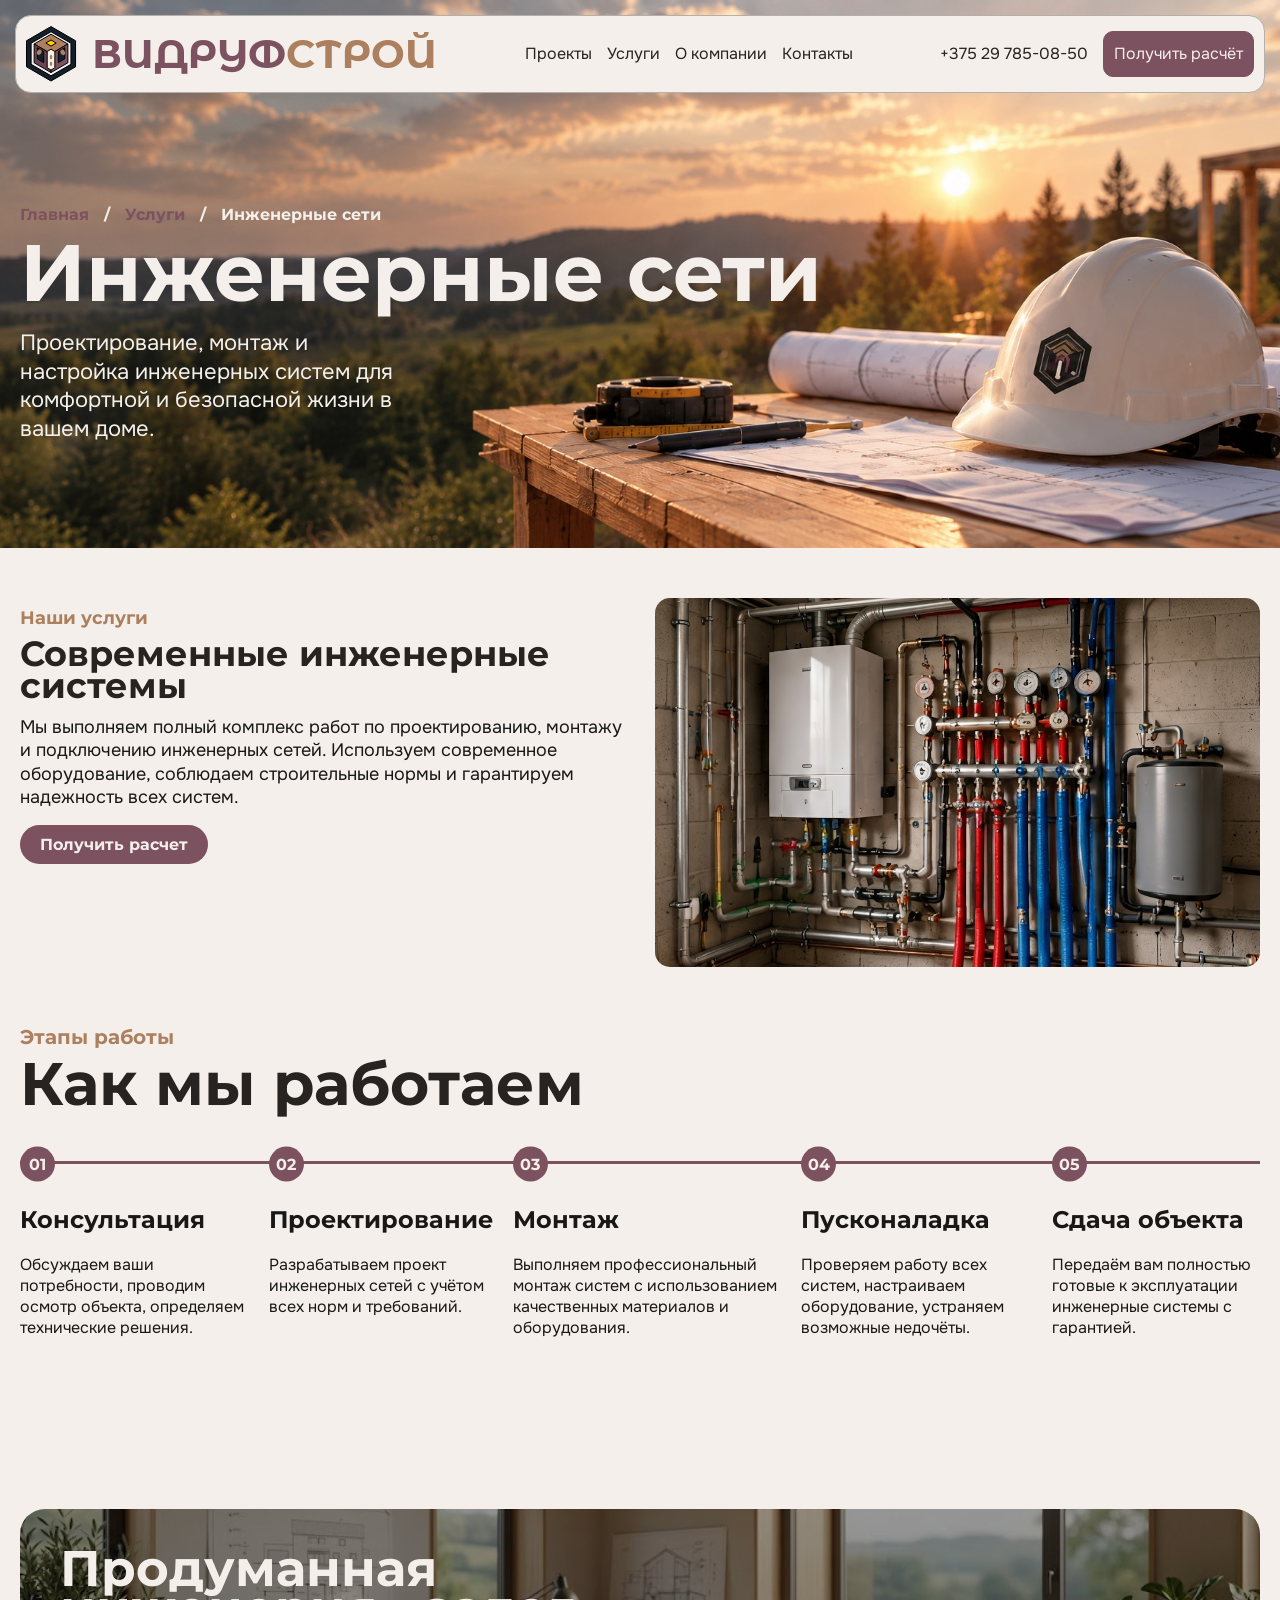
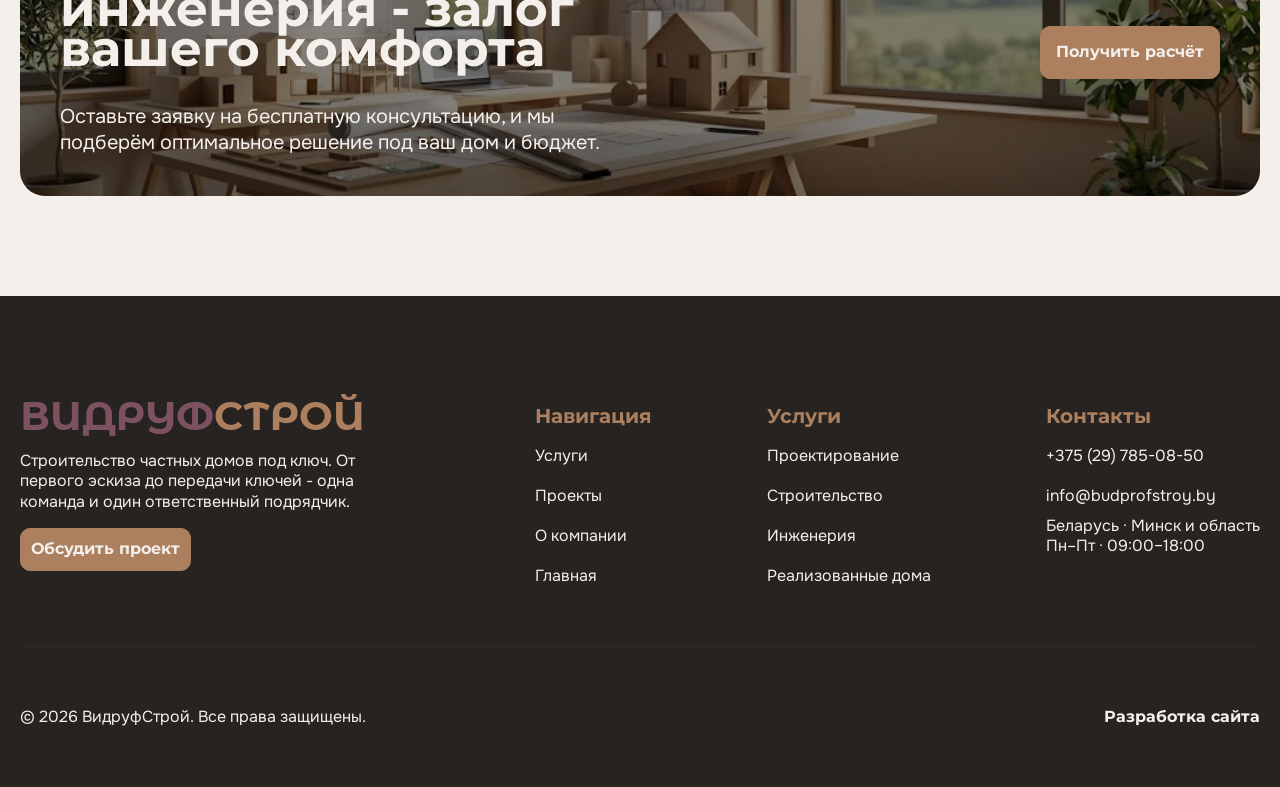
<file: engineering.html>
<!DOCTYPE html>
<html lang="ru">

<head>
  <meta charset="UTF-8">
  <meta name="viewport" content="width=device-width, initial-scale=1.0">
  <title>Инженерия | ВидруфСтрой</title>
  <link rel="stylesheet" href="css/style.min.css">
</head>

<body>
  <header class="header-page">
    <div class="container">
      <div class="header__inner">
        <div class="header-top">
          <a href="index.html" class="header-top__logo-box">
            <img src="images/logo.svg" alt="logo" class="header-top__logo">
            <p class="header-top__logo-text">
              ВИДРУФ<span>СТРОЙ</span>
            </p>
          </a>
          <nav class="header-top__nav">
            <a href="#" class="header-top__nav-link">
              Проекты
            </a>
            <a href="#" class="header-top__nav-link">
              Услуги
            </a>
            <a href="#" class="header-top__nav-link">
              О компании
            </a>
            <a href="#" class="header-top__nav-link">
              Контакты
            </a>
          </nav>
          <div class="header-top__actions">
            <a href="tel:+375297850850" class="header-top__phone">
              +375 29 785-08-50
            </a>
            <div class="header-top__action-link">
              Получить расчёт
            </div>
          </div>
          <button class="burger" aria-label="Открыть меню" aria-expanded="false">
            <span></span>
            <span></span>
            <span></span>
            <span></span>
          </button>

          <nav class="menu">
            <a href="#" class="header-top__nav-link">
              Проекты
            </a>
            <a href="#" class="header-top__nav-link">
              Услуги
            </a>
            <a href="#" class="header-top__nav-link">
              О компании
            </a>
            <a href="#" class="header-top__nav-link">
              Контакты
            </a>
            <a href="tel:+375295550268" class="header-top__nav-link">
              +375 29 555-02-68
            </a>
            <div class="header-top__action-link">
              Получить расчёт
            </div>
          </nav>
        </div>
        <div class="header-content__page">
          <div class="breadcrumbs">
            <a href="index.html" class="breadcrumbs__link">
              Главная
            </a>
            <span>/</span>
            <a href="services.html" class="breadcrumbs__link">
              Услуги
            </a>
            <span>/</span>
            <p class="breadcrumbs__page">
              Инженерные сети
            </p>
          </div>
          <h1 class="header-content__title">
            Инженерные сети
          </h1>
          <p class="header-content__text">
            Проектирование, монтаж и настройка инженерных систем для комфортной и безопасной жизни в вашем доме.
          </p>
        </div>
      </div>
    </div>
  </header>
  <main>
    <section class="design-about">
      <div class="container">
        <div class="design-about__inner">
          <div class="design-about__content">
            <p class="design-about__supertitle">
              Наши услуги
            </p>
            <h1 class="design-about__title">
              Современные инженерные системы
            </h1>
            <p class="design-about__text">
              Мы выполняем полный комплекс работ по проектированию, монтажу и подключению инженерных сетей. Используем современное оборудование, соблюдаем строительные нормы и гарантируем надежность всех систем.
            </p>
            <a href="#" class="design-about__link">
              Получить расчет
            </a>
          </div>
          <img src="images/engineering.jpg" alt="engineering photo" class="design-about__img">
        </div>
      </div>
    </section>
    <section class="design-steps">
      <div class="container">
        <div class="design-steps__inner">
          <p class="design-steps__supertitle">
            Этапы работы
          </p>
          <h1 class="design-steps__title">
            Как мы работаем
          </h1>
          <div class="design-steps__items">
            <div class="design-steps__item">
              <div class="design-steps__num">
                01
              </div>
              <h2 class="design-steps__item-title">
                Консультация
              </h2>
              <p class="design-steps__item-text">
                Обсуждаем ваши потребности, проводим осмотр объекта, определяем технические решения.
              </p>
            </div>
            <div class="design-steps__item">
              <div class="design-steps__num">
                02
              </div>
              <h2 class="design-steps__item-title">
                Проектирование
              </h2>
              <p class="design-steps__item-text">
                Разрабатываем проект инженерных сетей с учётом всех норм и требований.
              </p>
            </div>
            <div class="design-steps__item">
              <div class="design-steps__num">
                03
              </div>
              <h2 class="design-steps__item-title">
                Монтаж
              </h2>
              <p class="design-steps__item-text">
                Выполняем профессиональный монтаж систем с использованием качественных материалов и оборудования.
              </p>
            </div>
            <div class="design-steps__item">
              <div class="design-steps__num">
                04
              </div>
              <h2 class="design-steps__item-title">
                Пусконаладка
              </h2>
              <p class="design-steps__item-text">
                Проверяем работу всех систем, настраиваем оборудование, устраняем возможные недочёты.
              </p>
            </div>
            <div class="design-steps__item">
              <div class="design-steps__num">
                05
              </div>
              <h2 class="design-steps__item-title">
                Сдача объекта
              </h2>
              <p class="design-steps__item-text">
                Передаём вам полностью готовые к эксплуатации инженерные системы с гарантией.
              </p>
            </div>
          </div>
        </div>
      </div>
    </section>
    <section class="cta">
      <div class="container">
        <div class="cta__inner">
          <div class="cta__flex">
            <h1 class="cta__title">
              Продуманная инженерия - залог вашего комфорта
            </h1>
            <p class="cta__text">
              Оставьте заявку на бесплатную консультацию, и мы подберём оптимальное решение под ваш дом и бюджет.
            </p>
          </div>
          <a href="#" class="cta__link">
            Получить расчёт
          </a>
        </div>
      </div>
    </section>
  </main>
  <footer class="footer">
    <div class="container">
      <div class="footer__inner">
        <div class="footer__items">
          <div class="footer__item">
            <div class="footer__logo-box">
              <p class="footer__logo-text">
                ВИДРУФ<span>СТРОЙ</span>
              </p>
            </div>
            <p class="footer__text">
              Строительство частных домов под ключ. От первого эскиза до передачи ключей - одна команда и один
              ответственный подрядчик.
            </p>
            <a href="#" class="footer__link">
              Обсудить проект
            </a>
          </div>
          <div class="footer__item">
            <p class="footer__title">
              Навигация
            </p>
            <a href="#" class="footer__nav-link">
              Услуги
            </a>
            <a href="#" class="footer__nav-link">
              Проекты
            </a>
            <a href="#" class="footer__nav-link">
              О компании
            </a>
            <a href="#" class="footer__nav-link">
              Главная
            </a>
          </div>
          <div class="footer__item">
            <p class="footer__title">
              Услуги
            </p>
            <a href="#" class="footer__nav-link">
              Проектирование
            </a>
            <a href="#" class="footer__nav-link">
              Строительство
            </a>
            <a href="#" class="footer__nav-link">
              Инженерия
            </a>
            <a href="#" class="footer__nav-link">
              Реализованные дома
            </a>
          </div>
          <div class="footer__item">
            <p class="footer__title">
              Контакты
            </p>
            <a href="tel:+375297850850" class="footer__nav-link">
              +375 (29) 785-08-50
            </a>
            <a href="#" class="footer__nav-link">
              info@budprofstroy.by
            </a>
            <p class="footer__item-text">
              Беларусь · Минск и область
            </p>
            <p class="footer__item-text">
              Пн–Пт · 09:00–18:00
            </p>
          </div>
        </div>
      </div>
      <div class="footer-bottom">
        <p class="footer-bottom__text">
          © 2026 ВидруфСтрой. Все права защищены.
        </p>
        <a href=" https://t.me/getmoneyfucckfame" class="footer-bottom__link">
          Разработка сайта
        </a>
      </div>
    </div>
  </footer>


  <script src="js/main.min.js"></script>
</body>

</html>
</file>
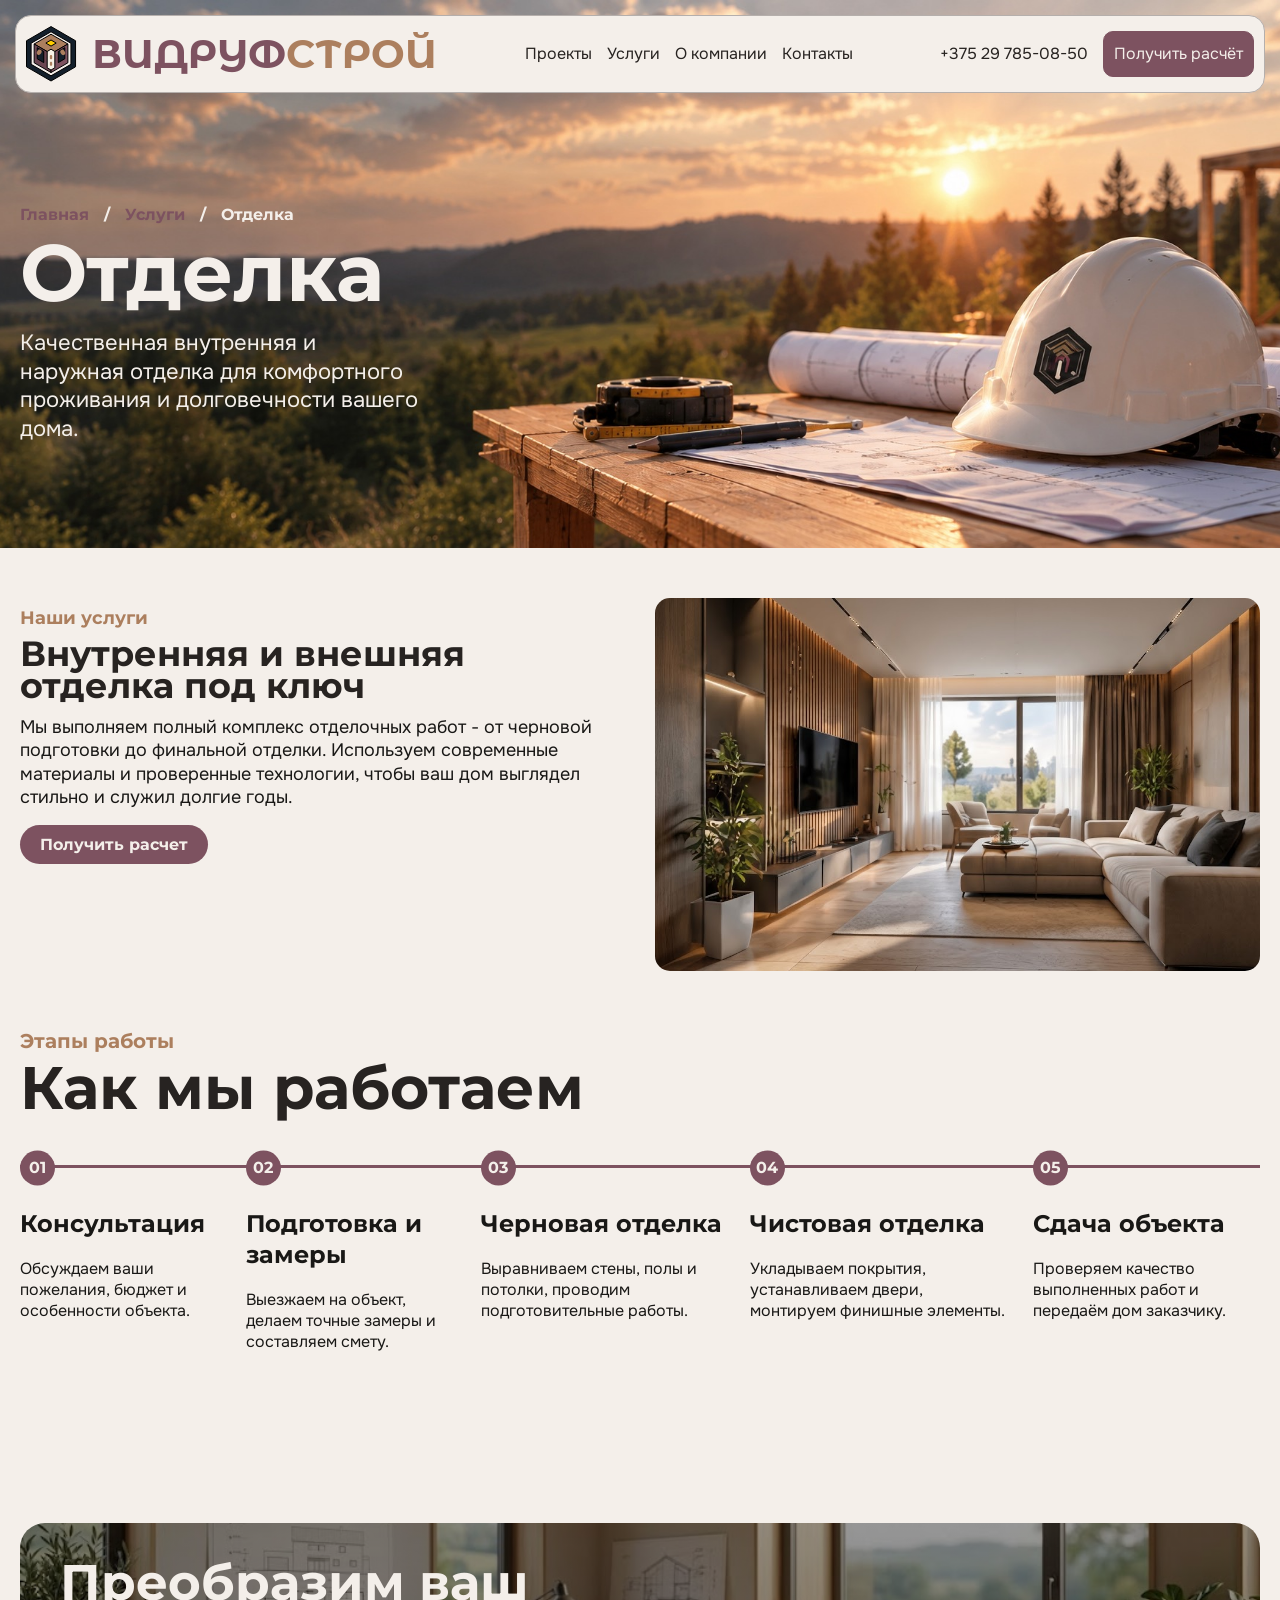
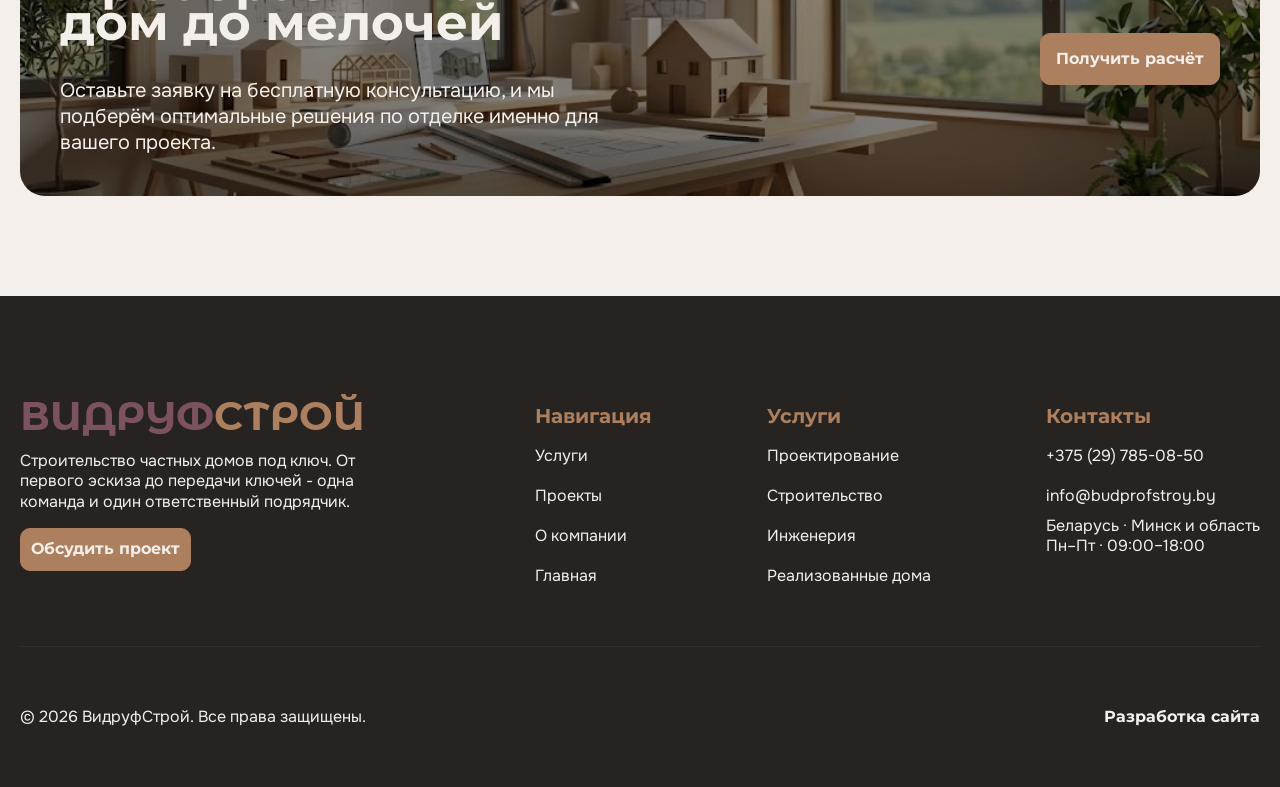
<file: finishing.html>
<!DOCTYPE html>
<html lang="ru">

<head>
  <meta charset="UTF-8">
  <meta name="viewport" content="width=device-width, initial-scale=1.0">
  <title>Отделка | ВидруфСтрой</title>
  <link rel="stylesheet" href="css/style.min.css">
</head>

<body>
  <header class="header-page">
    <div class="container">
      <div class="header__inner">
        <div class="header-top">
          <a href="index.html" class="header-top__logo-box">
            <img src="images/logo.svg" alt="logo" class="header-top__logo">
            <p class="header-top__logo-text">
              ВИДРУФ<span>СТРОЙ</span>
            </p>
          </a>
          <nav class="header-top__nav">
            <a href="#" class="header-top__nav-link">
              Проекты
            </a>
            <a href="#" class="header-top__nav-link">
              Услуги
            </a>
            <a href="#" class="header-top__nav-link">
              О компании
            </a>
            <a href="#" class="header-top__nav-link">
              Контакты
            </a>
          </nav>
          <div class="header-top__actions">
            <a href="tel:+375297850850" class="header-top__phone">
              +375 29 785-08-50
            </a>
            <div class="header-top__action-link">
              Получить расчёт
            </div>
          </div>
          <button class="burger" aria-label="Открыть меню" aria-expanded="false">
            <span></span>
            <span></span>
            <span></span>
            <span></span>
          </button>

          <nav class="menu">
            <a href="#" class="header-top__nav-link">
              Проекты
            </a>
            <a href="#" class="header-top__nav-link">
              Услуги
            </a>
            <a href="#" class="header-top__nav-link">
              О компании
            </a>
            <a href="#" class="header-top__nav-link">
              Контакты
            </a>
            <a href="tel:+375295550268" class="header-top__nav-link">
              +375 29 555-02-68
            </a>
            <div class="header-top__action-link">
              Получить расчёт
            </div>
          </nav>
        </div>
        <div class="header-content__page">
          <div class="breadcrumbs">
            <a href="index.html" class="breadcrumbs__link">
              Главная
            </a>
            <span>/</span>
            <a href="services.html" class="breadcrumbs__link">
              Услуги
            </a>
            <span>/</span>
            <p class="breadcrumbs__page">
              Отделка
            </p>
          </div>
          <h1 class="header-content__title">
            Отделка
          </h1>
          <p class="header-content__text">
            Качественная внутренняя и наружная отделка для комфортного проживания и долговечности вашего дома.
          </p>
        </div>
      </div>
    </div>
  </header>
  <main>
    <section class="design-about">
      <div class="container">
        <div class="design-about__inner">
          <div class="design-about__content">
            <p class="design-about__supertitle">
              Наши услуги
            </p>
            <h1 class="design-about__title">
              Внутренняя и внешняя отделка под ключ
            </h1>
            <p class="design-about__text">
              Мы выполняем полный комплекс отделочных работ - от черновой подготовки до финальной отделки. Используем современные материалы и проверенные технологии, чтобы ваш дом выглядел стильно и служил долгие годы.
            </p>
            <a href="#" class="design-about__link">
              Получить расчет
            </a>
          </div>
          <img src="images/finishing.jpg" alt="finishing photo" class="design-about__img">
        </div>
      </div>
    </section>
    <section class="design-steps">
      <div class="container">
        <div class="design-steps__inner">
          <p class="design-steps__supertitle">
            Этапы работы
          </p>
          <h1 class="design-steps__title">
            Как мы работаем
          </h1>
          <div class="design-steps__items">
            <div class="design-steps__item">
              <div class="design-steps__num">
                01
              </div>
              <h2 class="design-steps__item-title">
                Консультация
              </h2>
              <p class="design-steps__item-text">
                Обсуждаем ваши пожелания, бюджет и особенности объекта.
              </p>
            </div>
            <div class="design-steps__item">
              <div class="design-steps__num">
                02
              </div>
              <h2 class="design-steps__item-title">
                Подготовка и замеры
              </h2>
              <p class="design-steps__item-text">
                Выезжаем на объект, делаем точные замеры и составляем смету.
              </p>
            </div>
            <div class="design-steps__item">
              <div class="design-steps__num">
                03
              </div>
              <h2 class="design-steps__item-title">
                Черновая отделка
              </h2>
              <p class="design-steps__item-text">
                Выравниваем стены, полы и потолки, проводим подготовительные работы.
              </p>
            </div>
            <div class="design-steps__item">
              <div class="design-steps__num">
                04
              </div>
              <h2 class="design-steps__item-title">
                Чистовая отделка
              </h2>
              <p class="design-steps__item-text">
                Укладываем покрытия, устанавливаем двери, монтируем финишные элементы.
              </p>
            </div>
            <div class="design-steps__item">
              <div class="design-steps__num">
                05
              </div>
              <h2 class="design-steps__item-title">
                Сдача объекта
              </h2>
              <p class="design-steps__item-text">
                Проверяем качество выполненных работ и передаём дом заказчику.
              </p>
            </div>
          </div>
        </div>
      </div>
    </section>
    <section class="cta">
      <div class="container">
        <div class="cta__inner">
          <div class="cta__flex">
            <h1 class="cta__title">
              Преобразим ваш дом до мелочей
            </h1>
            <p class="cta__text">
              Оставьте заявку на бесплатную консультацию, и мы подберём оптимальные решения по отделке именно для вашего проекта.
            </p>
          </div>
          <a href="#" class="cta__link">
            Получить расчёт
          </a>
        </div>
      </div>
    </section>
  </main>
  <footer class="footer">
    <div class="container">
      <div class="footer__inner">
        <div class="footer__items">
          <div class="footer__item">
            <div class="footer__logo-box">
              <p class="footer__logo-text">
                ВИДРУФ<span>СТРОЙ</span>
              </p>
            </div>
            <p class="footer__text">
              Строительство частных домов под ключ. От первого эскиза до передачи ключей - одна команда и один
              ответственный подрядчик.
            </p>
            <a href="#" class="footer__link">
              Обсудить проект
            </a>
          </div>
          <div class="footer__item">
            <p class="footer__title">
              Навигация
            </p>
            <a href="#" class="footer__nav-link">
              Услуги
            </a>
            <a href="#" class="footer__nav-link">
              Проекты
            </a>
            <a href="#" class="footer__nav-link">
              О компании
            </a>
            <a href="#" class="footer__nav-link">
              Главная
            </a>
          </div>
          <div class="footer__item">
            <p class="footer__title">
              Услуги
            </p>
            <a href="#" class="footer__nav-link">
              Проектирование
            </a>
            <a href="#" class="footer__nav-link">
              Строительство
            </a>
            <a href="#" class="footer__nav-link">
              Инженерия
            </a>
            <a href="#" class="footer__nav-link">
              Реализованные дома
            </a>
          </div>
          <div class="footer__item">
            <p class="footer__title">
              Контакты
            </p>
            <a href="tel:+375297850850" class="footer__nav-link">
              +375 (29) 785-08-50
            </a>
            <a href="#" class="footer__nav-link">
              info@budprofstroy.by
            </a>
            <p class="footer__item-text">
              Беларусь · Минск и область
            </p>
            <p class="footer__item-text">
              Пн–Пт · 09:00–18:00
            </p>
          </div>
        </div>
      </div>
      <div class="footer-bottom">
        <p class="footer-bottom__text">
          © 2026 ВидруфСтрой. Все права защищены.
        </p>
        <a href=" https://t.me/getmoneyfucckfame" class="footer-bottom__link">
          Разработка сайта
        </a>
      </div>
    </div>
  </footer>


  <script src="js/main.min.js"></script>
</body>

</html>
</file>
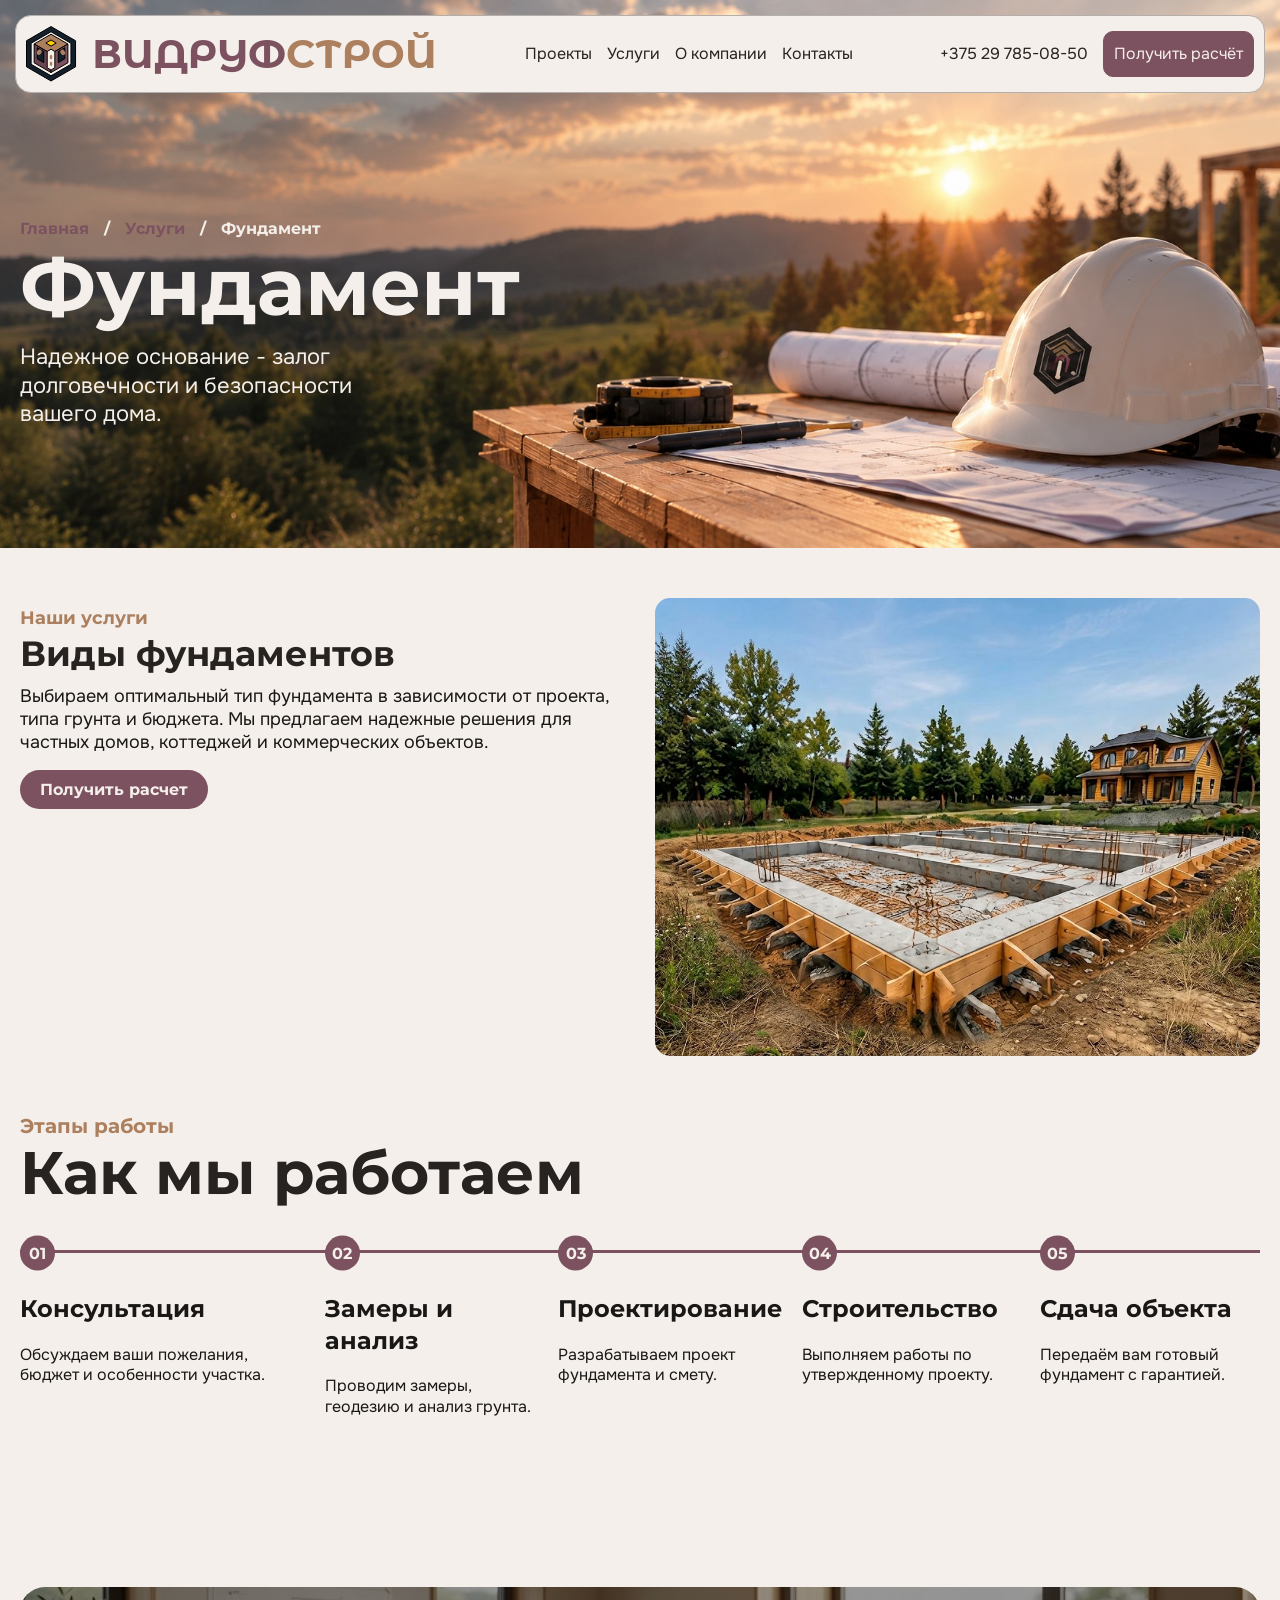
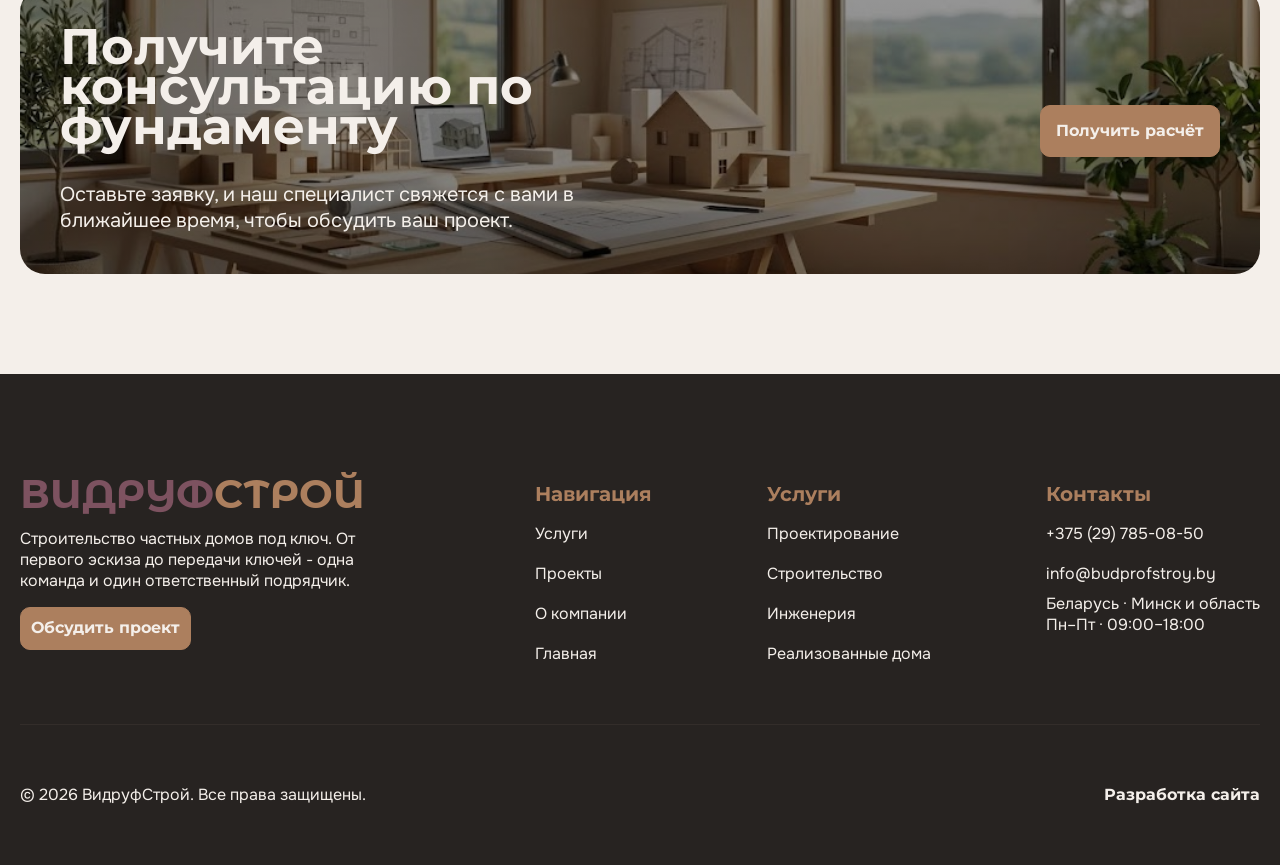
<file: foundation.html>
<!DOCTYPE html>
<html lang="ru">

<head>
  <meta charset="UTF-8">
  <meta name="viewport" content="width=device-width, initial-scale=1.0">
  <title>Фундамент | ВидруфСтрой</title>
  <link rel="stylesheet" href="css/style.min.css">
</head>

<body>
  <header class="header-page">
    <div class="container">
      <div class="header__inner">
        <div class="header-top">
          <a href="index.html" class="header-top__logo-box">
            <img src="images/logo.svg" alt="logo" class="header-top__logo">
            <p class="header-top__logo-text">
              ВИДРУФ<span>СТРОЙ</span>
            </p>
          </a>
          <nav class="header-top__nav">
            <a href="#" class="header-top__nav-link">
              Проекты
            </a>
            <a href="#" class="header-top__nav-link">
              Услуги
            </a>
            <a href="#" class="header-top__nav-link">
              О компании
            </a>
            <a href="#" class="header-top__nav-link">
              Контакты
            </a>
          </nav>
          <div class="header-top__actions">
            <a href="tel:+375297850850" class="header-top__phone">
              +375 29 785-08-50
            </a>
            <div class="header-top__action-link">
              Получить расчёт
            </div>
          </div>
          <button class="burger" aria-label="Открыть меню" aria-expanded="false">
            <span></span>
            <span></span>
            <span></span>
            <span></span>
          </button>

          <nav class="menu">
            <a href="#" class="header-top__nav-link">
              Проекты
            </a>
            <a href="#" class="header-top__nav-link">
              Услуги
            </a>
            <a href="#" class="header-top__nav-link">
              О компании
            </a>
            <a href="#" class="header-top__nav-link">
              Контакты
            </a>
            <a href="tel:+375295550268" class="header-top__nav-link">
              +375 29 555-02-68
            </a>
            <div class="header-top__action-link">
              Получить расчёт
            </div>
          </nav>
        </div>
        <div class="header-content__page">
          <div class="breadcrumbs">
            <a href="index.html" class="breadcrumbs__link">
              Главная
            </a>
            <span>/</span>
            <a href="services.html" class="breadcrumbs__link">
              Услуги
            </a>
            <span>/</span>
            <p class="breadcrumbs__page">
              Фундамент
            </p>
          </div>
          <h1 class="header-content__title">
            Фундамент
          </h1>
          <p class="header-content__text">
            Надежное основание - залог долговечности и безопасности вашего дома.
          </p>
        </div>
      </div>
    </div>
  </header>
  <main>
    <section class="design-about">
      <div class="container">
        <div class="design-about__inner">
          <div class="design-about__content">
            <p class="design-about__supertitle">
              Наши услуги
            </p>
            <h1 class="design-about__title">
              Виды фундаментов
            </h1>
            <p class="design-about__text">
              Выбираем оптимальный тип фундамента в зависимости от проекта, типа грунта и бюджета. Мы предлагаем
              надежные решения для частных домов, коттеджей и коммерческих объектов.
            </p>
            <a href="#" class="design-about__link">
              Получить расчет
            </a>
          </div>
          <img src="images/foundation.jpg" alt="foundation photo" class="design-about__img">
        </div>
      </div>
    </section>
    <section class="design-steps">
      <div class="container">
        <div class="design-steps__inner">
          <p class="design-steps__supertitle">
            Этапы работы
          </p>
          <h1 class="design-steps__title">
            Как мы работаем
          </h1>
          <div class="design-steps__items">
            <div class="design-steps__item">
              <div class="design-steps__num">
                01
              </div>
              <h2 class="design-steps__item-title">
                Консультация
              </h2>
              <p class="design-steps__item-text">
                Обсуждаем ваши пожелания, бюджет и особенности участка.
              </p>
            </div>
            <div class="design-steps__item">
              <div class="design-steps__num">
                02
              </div>
              <h2 class="design-steps__item-title">
                Замеры и анализ
              </h2>
              <p class="design-steps__item-text">
                Проводим замеры, геодезию и анализ грунта.
              </p>
            </div>
            <div class="design-steps__item">
              <div class="design-steps__num">
                03
              </div>
              <h2 class="design-steps__item-title">
                Проектирование
              </h2>
              <p class="design-steps__item-text">
                Разрабатываем проект фундамента и смету.
              </p>
            </div>
            <div class="design-steps__item">
              <div class="design-steps__num">
                04
              </div>
              <h2 class="design-steps__item-title">
                Строительство
              </h2>
              <p class="design-steps__item-text">
                Выполняем работы по утвержденному проекту.
              </p>
            </div>
            <div class="design-steps__item">
              <div class="design-steps__num">
                05
              </div>
              <h2 class="design-steps__item-title">
                Сдача объекта
              </h2>
              <p class="design-steps__item-text">
                Передаём вам готовый фундамент с гарантией.
              </p>
            </div>
          </div>
        </div>
      </div>
    </section>
    <section class="cta">
      <div class="container">
        <div class="cta__inner">
          <div class="cta__flex">
            <h1 class="cta__title">
              Получите консультацию по фундаменту
            </h1>
            <p class="cta__text">
              Оставьте заявку, и наш специалист свяжется с вами в ближайшее время, чтобы обсудить ваш проект.
            </p>
          </div>
          <a href="#" class="cta__link">
            Получить расчёт
          </a>
        </div>
      </div>
    </section>
  </main>
  <footer class="footer">
    <div class="container">
      <div class="footer__inner">
        <div class="footer__items">
          <div class="footer__item">
            <div class="footer__logo-box">
              <p class="footer__logo-text">
                ВИДРУФ<span>СТРОЙ</span>
              </p>
            </div>
            <p class="footer__text">
              Строительство частных домов под ключ. От первого эскиза до передачи ключей - одна команда и один
              ответственный подрядчик.
            </p>
            <a href="#" class="footer__link">
              Обсудить проект
            </a>
          </div>
          <div class="footer__item">
            <p class="footer__title">
              Навигация
            </p>
            <a href="#" class="footer__nav-link">
              Услуги
            </a>
            <a href="#" class="footer__nav-link">
              Проекты
            </a>
            <a href="#" class="footer__nav-link">
              О компании
            </a>
            <a href="#" class="footer__nav-link">
              Главная
            </a>
          </div>
          <div class="footer__item">
            <p class="footer__title">
              Услуги
            </p>
            <a href="#" class="footer__nav-link">
              Проектирование
            </a>
            <a href="#" class="footer__nav-link">
              Строительство
            </a>
            <a href="#" class="footer__nav-link">
              Инженерия
            </a>
            <a href="#" class="footer__nav-link">
              Реализованные дома
            </a>
          </div>
          <div class="footer__item">
            <p class="footer__title">
              Контакты
            </p>
            <a href="tel:+375297850850" class="footer__nav-link">
              +375 (29) 785-08-50
            </a>
            <a href="#" class="footer__nav-link">
              info@budprofstroy.by
            </a>
            <p class="footer__item-text">
              Беларусь · Минск и область
            </p>
            <p class="footer__item-text">
              Пн–Пт · 09:00–18:00
            </p>
          </div>
        </div>
      </div>
      <div class="footer-bottom">
        <p class="footer-bottom__text">
          © 2026 ВидруфСтрой. Все права защищены.
        </p>
        <a href=" https://t.me/getmoneyfucckfame" class="footer-bottom__link">
          Разработка сайта
        </a>
      </div>
    </div>
  </footer>


  <script src="js/main.min.js"></script>
</body>

</html>
</file>
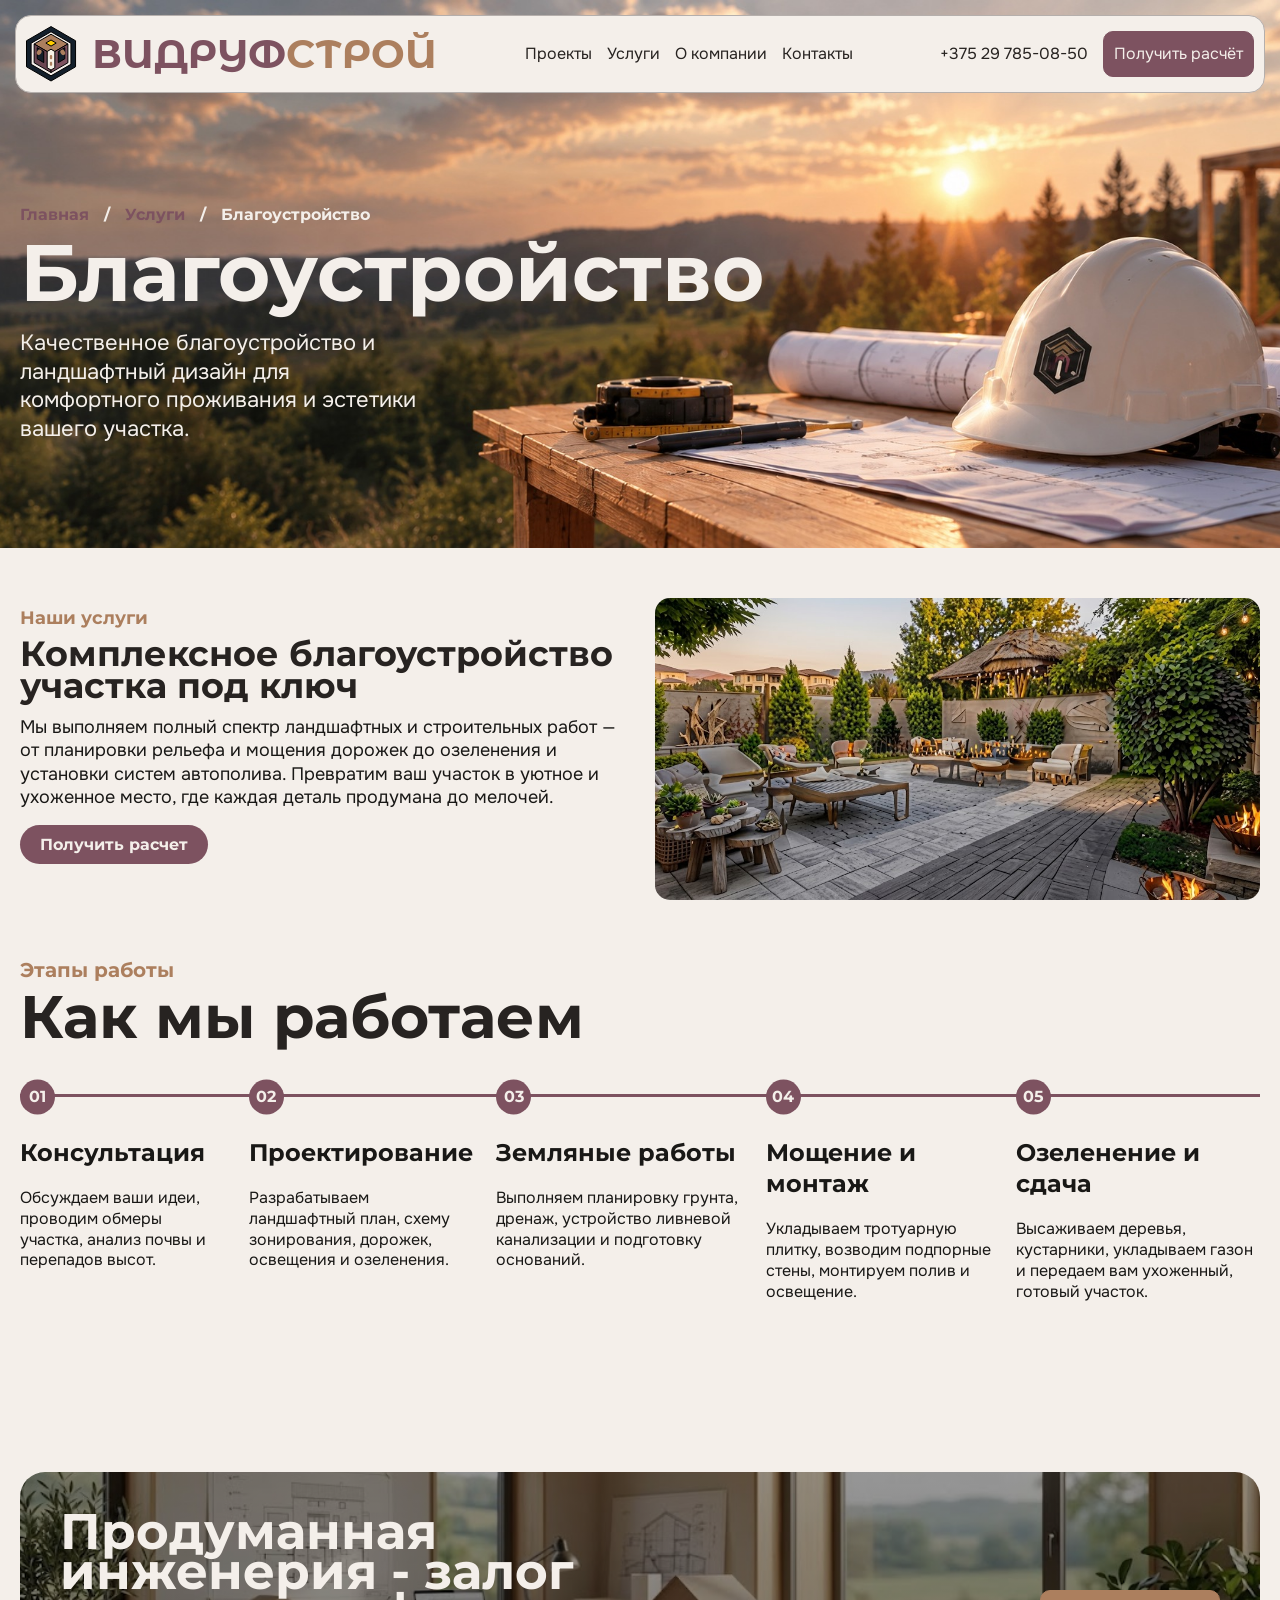
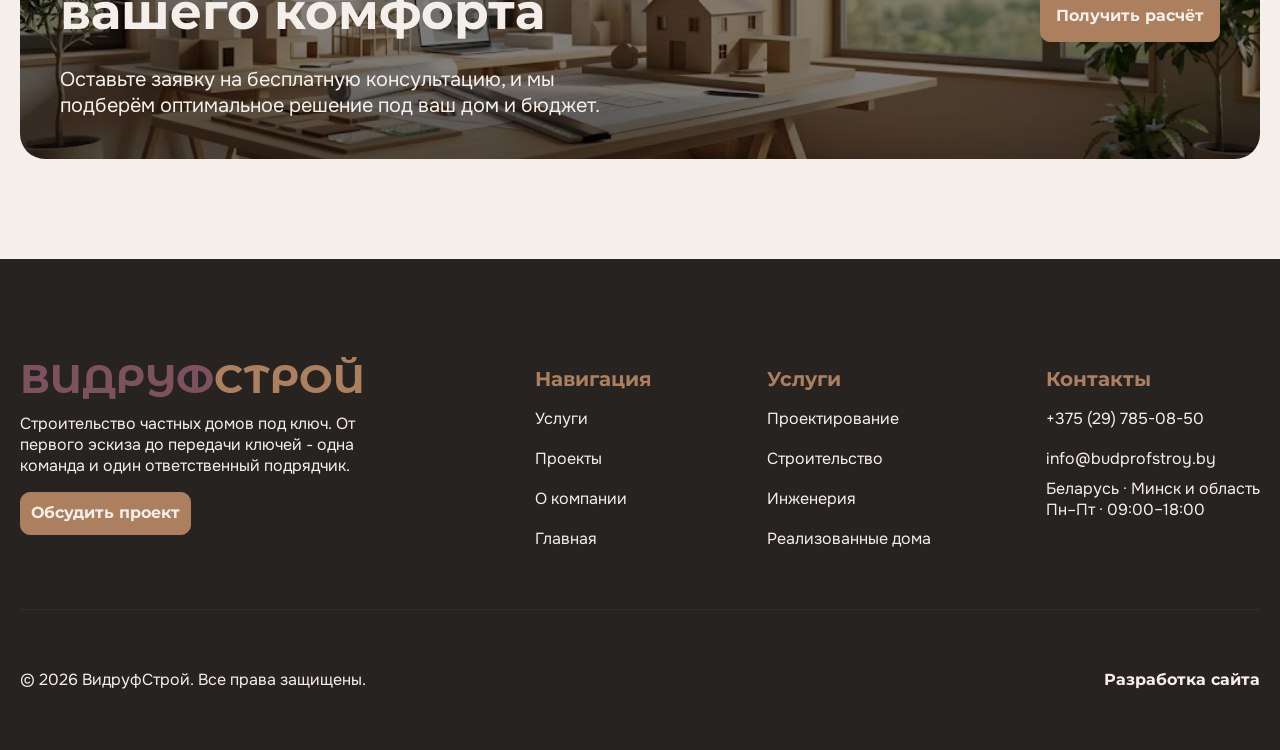
<file: landscape.html>
<!DOCTYPE html>
<html lang="ru">

<head>
  <meta charset="UTF-8">
  <meta name="viewport" content="width=device-width, initial-scale=1.0">
  <title>Благоустройство | ВидруфСтрой</title>
  <link rel="stylesheet" href="css/style.min.css">
</head>

<body>
  <header class="header-page">
    <div class="container">
      <div class="header__inner">
        <div class="header-top">
          <a href="index.html" class="header-top__logo-box">
            <img src="images/logo.svg" alt="logo" class="header-top__logo">
            <p class="header-top__logo-text">
              ВИДРУФ<span>СТРОЙ</span>
            </p>
          </a>
          <nav class="header-top__nav">
            <a href="#" class="header-top__nav-link">
              Проекты
            </a>
            <a href="#" class="header-top__nav-link">
              Услуги
            </a>
            <a href="#" class="header-top__nav-link">
              О компании
            </a>
            <a href="#" class="header-top__nav-link">
              Контакты
            </a>
          </nav>
          <div class="header-top__actions">
            <a href="tel:+375297850850" class="header-top__phone">
              +375 29 785-08-50
            </a>
            <div class="header-top__action-link">
              Получить расчёт
            </div>
          </div>
          <button class="burger" aria-label="Открыть меню" aria-expanded="false">
            <span></span>
            <span></span>
            <span></span>
            <span></span>
          </button>

          <nav class="menu">
            <a href="#" class="header-top__nav-link">
              Проекты
            </a>
            <a href="#" class="header-top__nav-link">
              Услуги
            </a>
            <a href="#" class="header-top__nav-link">
              О компании
            </a>
            <a href="#" class="header-top__nav-link">
              Контакты
            </a>
            <a href="tel:+375295550268" class="header-top__nav-link">
              +375 29 555-02-68
            </a>
            <div class="header-top__action-link">
              Получить расчёт
            </div>
          </nav>
        </div>
        <div class="header-content__page">
          <div class="breadcrumbs">
            <a href="index.html" class="breadcrumbs__link">
              Главная
            </a>
            <span>/</span>
            <a href="services.html" class="breadcrumbs__link">
              Услуги
            </a>
            <span>/</span>
            <p class="breadcrumbs__page">
              Благоустройство
            </p>
          </div>
          <h1 class="header-content__title">
            Благоустройство
          </h1>
          <p class="header-content__text">
            Качественное благоустройство и ландшафтный дизайн для комфортного проживания и эстетики вашего участка.
          </p>
        </div>
      </div>
    </div>
  </header>
  <main>
    <section class="design-about">
      <div class="container">
        <div class="design-about__inner">
          <div class="design-about__content">
            <p class="design-about__supertitle">
              Наши услуги
            </p>
            <h1 class="design-about__title">
              Комплексное благоустройство участка под ключ
            </h1>
            <p class="design-about__text">
              Мы выполняем полный спектр ландшафтных и строительных работ — от планировки рельефа и мощения дорожек до озеленения и установки систем автополива. Превратим ваш участок в уютное и ухоженное место, где каждая деталь продумана до мелочей.
            </p>
            <a href="#" class="design-about__link">
              Получить расчет
            </a>
          </div>
          <img src="images/landscape.jpg" alt="landscape photo" class="design-about__img">
        </div>
      </div>
    </section>
    <section class="design-steps">
      <div class="container">
        <div class="design-steps__inner">
          <p class="design-steps__supertitle">
            Этапы работы
          </p>
          <h1 class="design-steps__title">
            Как мы работаем
          </h1>
          <div class="design-steps__items">
            <div class="design-steps__item">
              <div class="design-steps__num">
                01
              </div>
              <h2 class="design-steps__item-title">
                Консультация
              </h2>
              <p class="design-steps__item-text">
                Обсуждаем ваши идеи, проводим обмеры участка, анализ почвы и перепадов высот.
              </p>
            </div>
            <div class="design-steps__item">
              <div class="design-steps__num">
                02
              </div>
              <h2 class="design-steps__item-title">
                Проектирование
              </h2>
              <p class="design-steps__item-text">
                Разрабатываем ландшафтный план, схему зонирования, дорожек, освещения и озеленения.
              </p>
            </div>
            <div class="design-steps__item">
              <div class="design-steps__num">
                03
              </div>
              <h2 class="design-steps__item-title">
                Земляные работы
              </h2>
              <p class="design-steps__item-text">
                Выполняем планировку грунта, дренаж, устройство ливневой канализации и подготовку оснований.
              </p>
            </div>
            <div class="design-steps__item">
              <div class="design-steps__num">
                04
              </div>
              <h2 class="design-steps__item-title">
                Мощение и монтаж
              </h2>
              <p class="design-steps__item-text">
                Укладываем тротуарную плитку, возводим подпорные стены, монтируем полив и освещение.
              </p>
            </div>
            <div class="design-steps__item">
              <div class="design-steps__num">
                05
              </div>
              <h2 class="design-steps__item-title">
                Озеленение и сдача
              </h2>
              <p class="design-steps__item-text">
                Высаживаем деревья, кустарники, укладываем газон и передаем вам ухоженный, готовый участок.
              </p>
            </div>
          </div>
        </div>
      </div>
    </section>
    <section class="cta">
      <div class="container">
        <div class="cta__inner">
          <div class="cta__flex">
            <h1 class="cta__title">
              Продуманная инженерия - залог вашего комфорта
            </h1>
            <p class="cta__text">
              Оставьте заявку на бесплатную консультацию, и мы подберём оптимальное решение под ваш дом и бюджет.
            </p>
          </div>
          <a href="#" class="cta__link">
            Получить расчёт
          </a>
        </div>
      </div>
    </section>
  </main>
  <footer class="footer">
    <div class="container">
      <div class="footer__inner">
        <div class="footer__items">
          <div class="footer__item">
            <div class="footer__logo-box">
              <p class="footer__logo-text">
                ВИДРУФ<span>СТРОЙ</span>
              </p>
            </div>
            <p class="footer__text">
              Строительство частных домов под ключ. От первого эскиза до передачи ключей - одна команда и один
              ответственный подрядчик.
            </p>
            <a href="#" class="footer__link">
              Обсудить проект
            </a>
          </div>
          <div class="footer__item">
            <p class="footer__title">
              Навигация
            </p>
            <a href="#" class="footer__nav-link">
              Услуги
            </a>
            <a href="#" class="footer__nav-link">
              Проекты
            </a>
            <a href="#" class="footer__nav-link">
              О компании
            </a>
            <a href="#" class="footer__nav-link">
              Главная
            </a>
          </div>
          <div class="footer__item">
            <p class="footer__title">
              Услуги
            </p>
            <a href="#" class="footer__nav-link">
              Проектирование
            </a>
            <a href="#" class="footer__nav-link">
              Строительство
            </a>
            <a href="#" class="footer__nav-link">
              Инженерия
            </a>
            <a href="#" class="footer__nav-link">
              Реализованные дома
            </a>
          </div>
          <div class="footer__item">
            <p class="footer__title">
              Контакты
            </p>
            <a href="tel:+375297850850" class="footer__nav-link">
              +375 (29) 785-08-50
            </a>
            <a href="#" class="footer__nav-link">
              info@budprofstroy.by
            </a>
            <p class="footer__item-text">
              Беларусь · Минск и область
            </p>
            <p class="footer__item-text">
              Пн–Пт · 09:00–18:00
            </p>
          </div>
        </div>
      </div>
      <div class="footer-bottom">
        <p class="footer-bottom__text">
          © 2026 ВидруфСтрой. Все права защищены.
        </p>
        <a href=" https://t.me/getmoneyfucckfame" class="footer-bottom__link">
          Разработка сайта
        </a>
      </div>
    </div>
  </footer>


  <script src="js/main.min.js"></script>
</body>

</html>
</file>
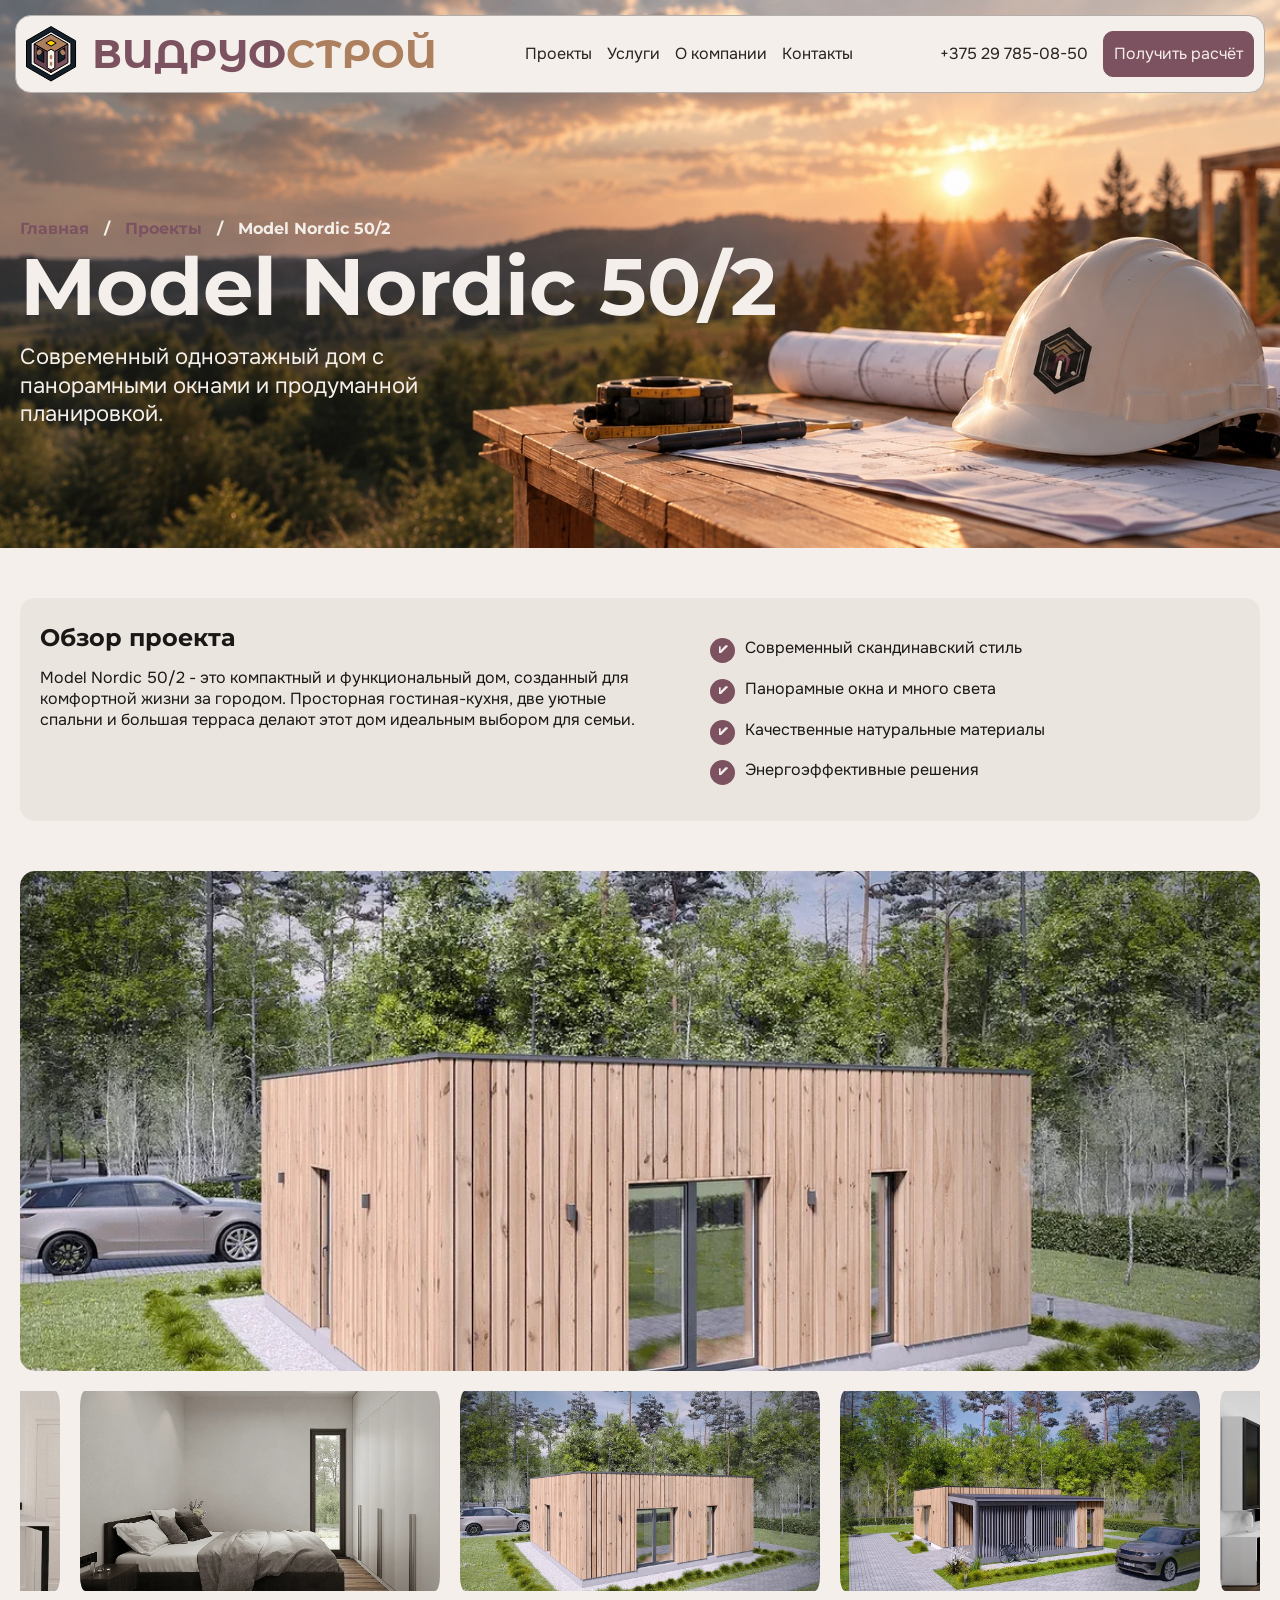
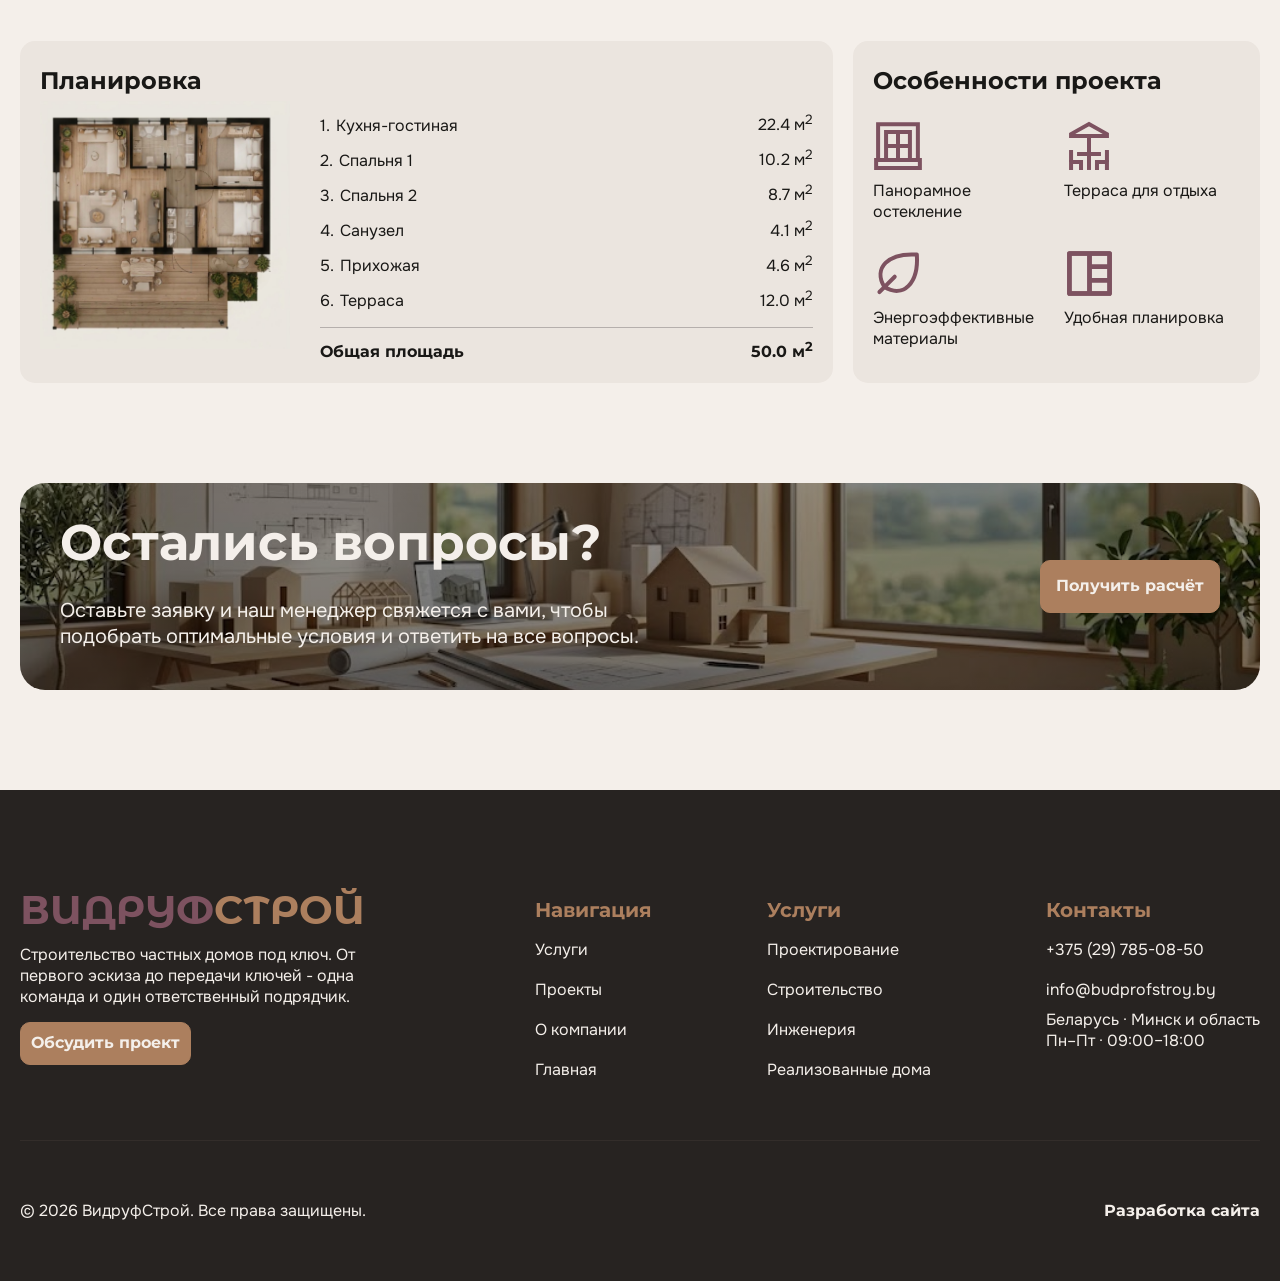
<file: nordic.html>
<!DOCTYPE html>
<html lang="ru">

<head>
  <meta charset="UTF-8">
  <meta name="viewport" content="width=device-width, initial-scale=1.0">
  <title>Model Nordic 50/2 | ВидруфСтрой</title>
  <link rel="stylesheet" href="css/style.min.css">
</head>

<body>
  <header class="header-page">
    <div class="container">
      <div class="header__inner">
        <div class="header-top">
          <a href="index.html" class="header-top__logo-box">
            <img src="images/logo.svg" alt="logo" class="header-top__logo">
            <p class="header-top__logo-text">
              ВИДРУФ<span>СТРОЙ</span>
            </p>
          </a>
          <nav class="header-top__nav">
            <a href="#" class="header-top__nav-link">
              Проекты
            </a>
            <a href="#" class="header-top__nav-link">
              Услуги
            </a>
            <a href="#" class="header-top__nav-link">
              О компании
            </a>
            <a href="#" class="header-top__nav-link">
              Контакты
            </a>
          </nav>
          <div class="header-top__actions">
            <a href="tel:+375297850850" class="header-top__phone">
              +375 29 785-08-50
            </a>
            <div class="header-top__action-link">
              Получить расчёт
            </div>
          </div>
          <button class="burger" aria-label="Открыть меню" aria-expanded="false">
            <span></span>
            <span></span>
            <span></span>
            <span></span>
          </button>

          <nav class="menu">
            <a href="#" class="header-top__nav-link">
              Проекты
            </a>
            <a href="#" class="header-top__nav-link">
              Услуги
            </a>
            <a href="#" class="header-top__nav-link">
              О компании
            </a>
            <a href="#" class="header-top__nav-link">
              Контакты
            </a>
            <a href="tel:+375295550268" class="header-top__nav-link">
              +375 29 555-02-68
            </a>
            <div class="header-top__action-link">
              Получить расчёт
            </div>
          </nav>
        </div>
        <div class="header-content__page">
          <div class="breadcrumbs">
            <a href="index.html" class="breadcrumbs__link">
              Главная
            </a>
            <span>/</span>
            <a href="projects.html" class="breadcrumbs__link">
              Проекты
            </a>
            <span>/</span>
            <p class="breadcrumbs__page">
              Model Nordic 50/2
            </p>
          </div>
          <h1 class="header-content__title">
            Model Nordic 50/2
          </h1>
          <p class="header-content__text">
            Современный одноэтажный дом с панорамными окнами и продуманной планировкой.
          </p>
        </div>
      </div>
    </div>
  </header>
  <main>
    <section class="nordic">
      <div class="container">
        <div class="nordic__inner">
          <div class="nordic__content">
            <div class="nordic__text-box">
              <h1 class="nordic__title">
                Обзор проекта
              </h1>
              <p class="nordic__text">
                Model Nordic 50/2 - это компактный и функциональный дом, созданный для комфортной жизни за городом.
                Просторная гостиная-кухня, две уютные спальни и большая терраса делают этот дом идеальным выбором для
                семьи.
              </p>
            </div>
            <ul class="nordic__list">
              <li class="nordic__list-item">
                Современный скандинавский стиль
              </li>
              <li class="nordic__list-item">
                Панорамные окна и много света
              </li>
              <li class="nordic__list-item">
                Качественные натуральные материалы
              </li>
              <li class="nordic__list-item">
                Энергоэффективные решения
              </li>
            </ul>
          </div>
          <div class="nordic__items">
            <div class="nordic__big-img-box">
              <div><img src="images/nordic/1.jpg" alt="project image" class="nordic__big-img"></div>
              <div><img src="images/nordic/2.jpg" alt="project image" class="nordic__big-img"></div>
              <div><img src="images/nordic/3.jpg" alt="project image" class="nordic__big-img"></div>
              <div><img src="images/nordic/4.jpg" alt="project image" class="nordic__big-img"></div>
              <div><img src="images/nordic/5.jpg" alt="project image" class="nordic__big-img"></div>
            </div>
            <div class="nordic__little-img-box">
              <div><img src="images/nordic/1.jpg" alt="project image" class="nordic__little-img"></div>
              <div><img src="images/nordic/2.jpg" alt="project image" class="nordic__little-img"></div>
              <div><img src="images/nordic/3.jpg" alt="project image" class="nordic__little-img"></div>
              <div><img src="images/nordic/4.jpg" alt="project image" class="nordic__little-img"></div>
              <div><img src="images/nordic/5.jpg" alt="project image" class="nordic__little-img"></div>
            </div>
          </div>
        </div>
      </div>
    </section>
    <section class="norbic-plan">
      <div class="container">
        <div class="norbic-plan__inner">
          <div class="norbic-plan__left">
            <h2 class="norbic-plan__left-title">
              Планировка
            </h2>
            <div class="norbic-plan__left-content">
              <div class="norbic-plan__left-img-box">
                <img src="images/nordic/proj.jpg" alt="project plan">
              </div>
              <ol class="norbic-plan__left-list">
                <li class="norbic-plan__left-list-item">
                  <div class="norbic-plan__left-list-item-text">
                    Кухня-гостиная
                  </div>
                  <span>22.4 м<sup>2</sup></span>
                </li>
                <li class="norbic-plan__left-list-item">
                  <div class="norbic-plan__left-list-item-text">
                    Спальня 1
                  </div>
                  <span>10.2 м<sup>2</sup></span>
                </li>
                <li class="norbic-plan__left-list-item">
                  <div class="norbic-plan__left-list-item-text">
                    Спальня 2
                  </div>
                  <span>8.7 м<sup>2</sup></span>
                </li>
                <li class="norbic-plan__left-list-item">
                  <div class="norbic-plan__left-list-item-text">
                    Санузел
                  </div>
                  <span>4.1 м<sup>2</sup></span>
                </li>
                <li class="norbic-plan__left-list-item">
                  <div class="norbic-plan__left-list-item-text">
                    Прихожая
                  </div>
                  <span>4.6 м<sup>2</sup></span>
                </li>
                <li class="norbic-plan__left-list-item">
                  <div class="norbic-plan__left-list-item-text">
                    Терраса
                  </div>
                  <span>12.0 м<sup>2</sup></span>
                </li>
                <li class="norbic-plan__left-list-result">
                  <div class="norbic-plan__left-list-result-text">
                    Общая площадь
                  </div>
                  <span>50.0 м<sup>2</sup></span>
                </li>
              </ol>
            </div>
          </div>
          <div class="norbic-plan__right">
            <h2 class="norbic-plan__right-title">
              Особенности проекта
            </h2>
            <div class="norbic-plan__right-items">
              <div class="norbic-plan__right-item">
                <div class="norbic-plan__right-img-box">
                  <img src="images/nordic/icon/1.svg" alt="icon">
                </div>
                <p class="norbic-plan__right-text">
                  Панорамное остекление
                </p>
              </div>
              <div class="norbic-plan__right-item">
                <div class="norbic-plan__right-img-box">
                  <img src="images/nordic/icon/2.svg" alt="icon">
                </div>
                <p class="norbic-plan__right-text">
                  Терраса для отдыха
                </p>
              </div>
              <div class="norbic-plan__right-item">
                <div class="norbic-plan__right-img-box">
                  <img src="images/nordic/icon/3.svg" alt="icon">
                </div>
                <p class="norbic-plan__right-text">
                  Энергоэффективные материалы
                </p>
              </div>
              <div class="norbic-plan__right-item">
                <div class="norbic-plan__right-img-box">
                  <img src="images/nordic/icon/4.svg" alt="icon">
                </div>
                <p class="norbic-plan__right-text">
                  Удобная планировка
                </p>
              </div>
            </div>
          </div>
        </div>
      </div>
    </section>
    <section class="cta">
      <div class="container">
        <div class="cta__inner">
          <div class="cta__flex">
            <h1 class="cta__title">
              Остались вопросы?
            </h1>
            <p class="cta__text">
              Оставьте заявку и наш менеджер свяжется с вами, чтобы подобрать оптимальные условия и ответить на все
              вопросы.
            </p>
          </div>
          <a href="#" class="cta__link">
            Получить расчёт
          </a>
        </div>
      </div>
    </section>
  </main>
  <footer class="footer">
    <div class="container">
      <div class="footer__inner">
        <div class="footer__items">
          <div class="footer__item">
            <div class="footer__logo-box">
              <p class="footer__logo-text">
                ВИДРУФ<span>СТРОЙ</span>
              </p>
            </div>
            <p class="footer__text">
              Строительство частных домов под ключ. От первого эскиза до передачи ключей - одна команда и один
              ответственный подрядчик.
            </p>
            <a href="#" class="footer__link">
              Обсудить проект
            </a>
          </div>
          <div class="footer__item">
            <p class="footer__title">
              Навигация
            </p>
            <a href="#" class="footer__nav-link">
              Услуги
            </a>
            <a href="#" class="footer__nav-link">
              Проекты
            </a>
            <a href="#" class="footer__nav-link">
              О компании
            </a>
            <a href="#" class="footer__nav-link">
              Главная
            </a>
          </div>
          <div class="footer__item">
            <p class="footer__title">
              Услуги
            </p>
            <a href="#" class="footer__nav-link">
              Проектирование
            </a>
            <a href="#" class="footer__nav-link">
              Строительство
            </a>
            <a href="#" class="footer__nav-link">
              Инженерия
            </a>
            <a href="#" class="footer__nav-link">
              Реализованные дома
            </a>
          </div>
          <div class="footer__item">
            <p class="footer__title">
              Контакты
            </p>
            <a href="tel:+375297850850" class="footer__nav-link">
              +375 (29) 785-08-50
            </a>
            <a href="#" class="footer__nav-link">
              info@budprofstroy.by
            </a>
            <p class="footer__item-text">
              Беларусь · Минск и область
            </p>
            <p class="footer__item-text">
              Пн–Пт · 09:00–18:00
            </p>
          </div>
        </div>
      </div>
      <div class="footer-bottom">
        <p class="footer-bottom__text">
          © 2026 ВидруфСтрой. Все права защищены.
        </p>
        <a href=" https://t.me/getmoneyfucckfame" class="footer-bottom__link">
          Разработка сайта
        </a>
      </div>
    </div>
  </footer>


  <script src="js/main.min.js"></script>
</body>

</html>
</file>
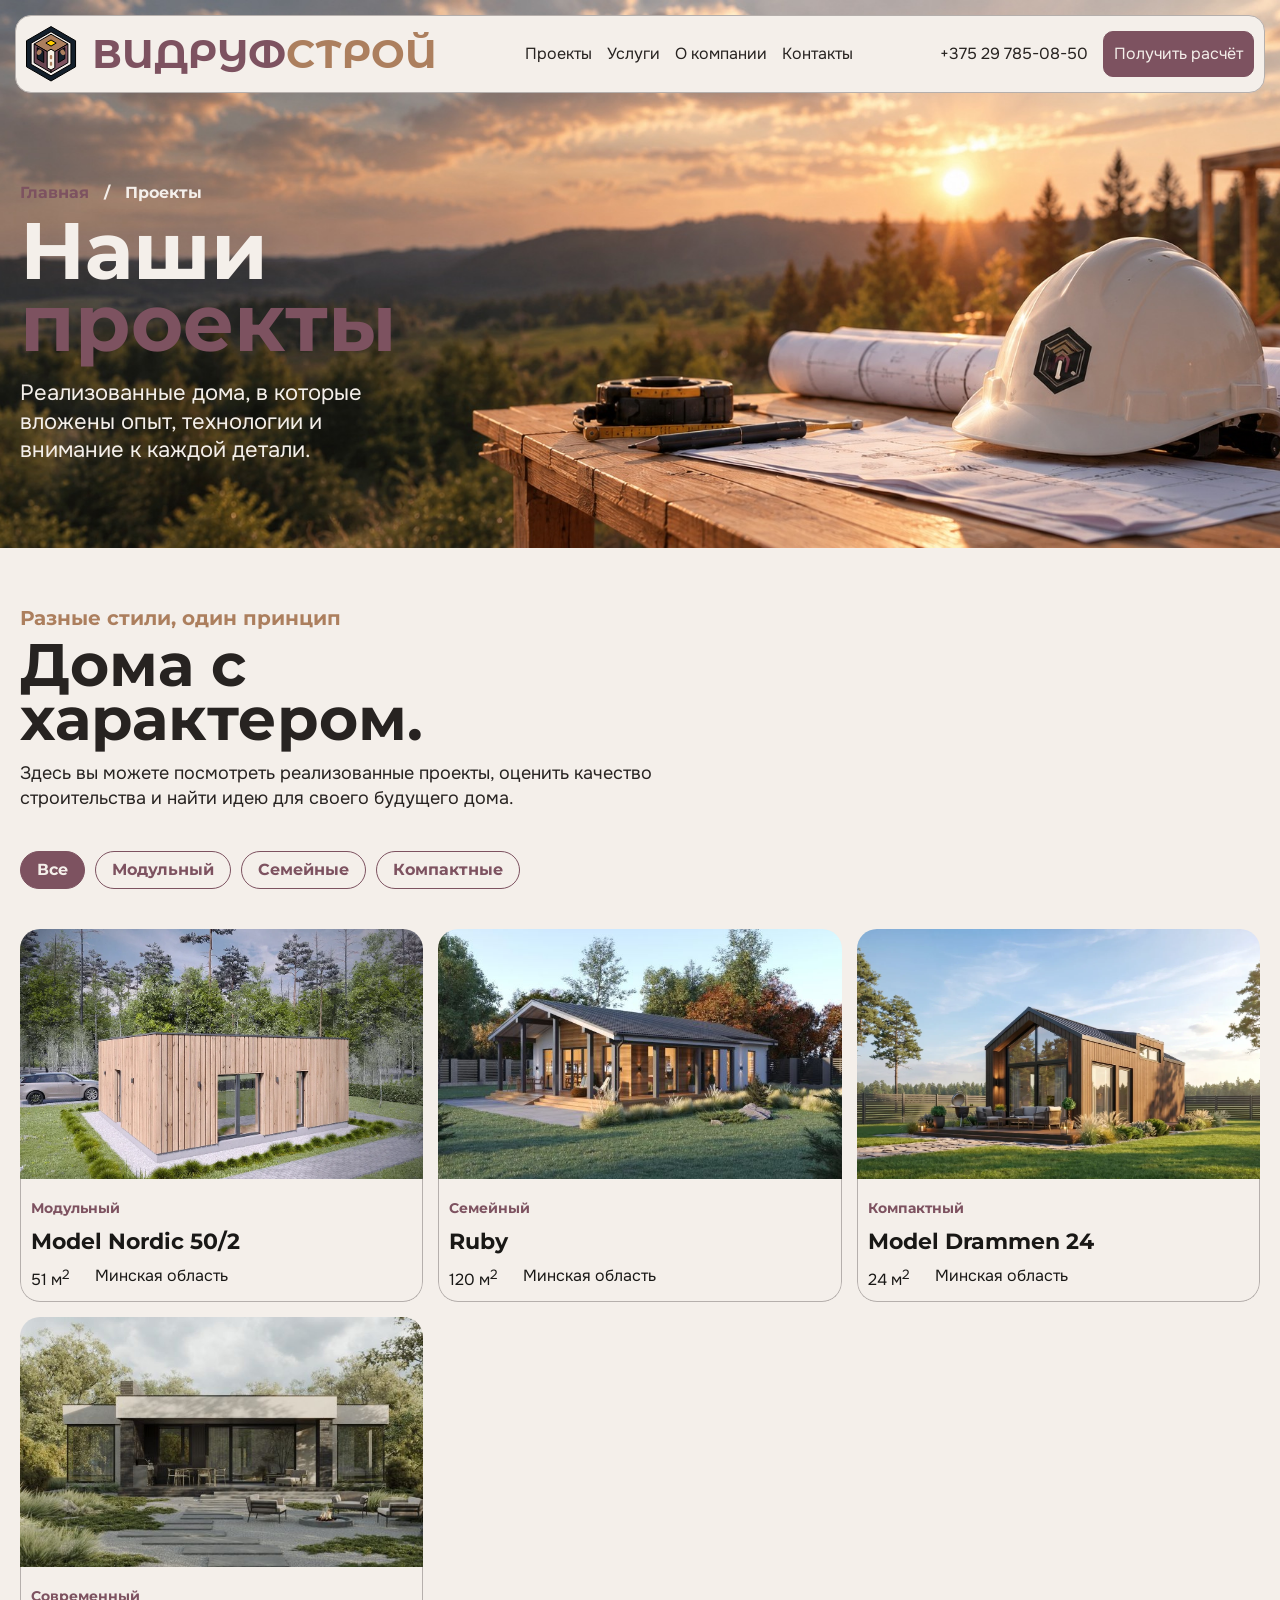
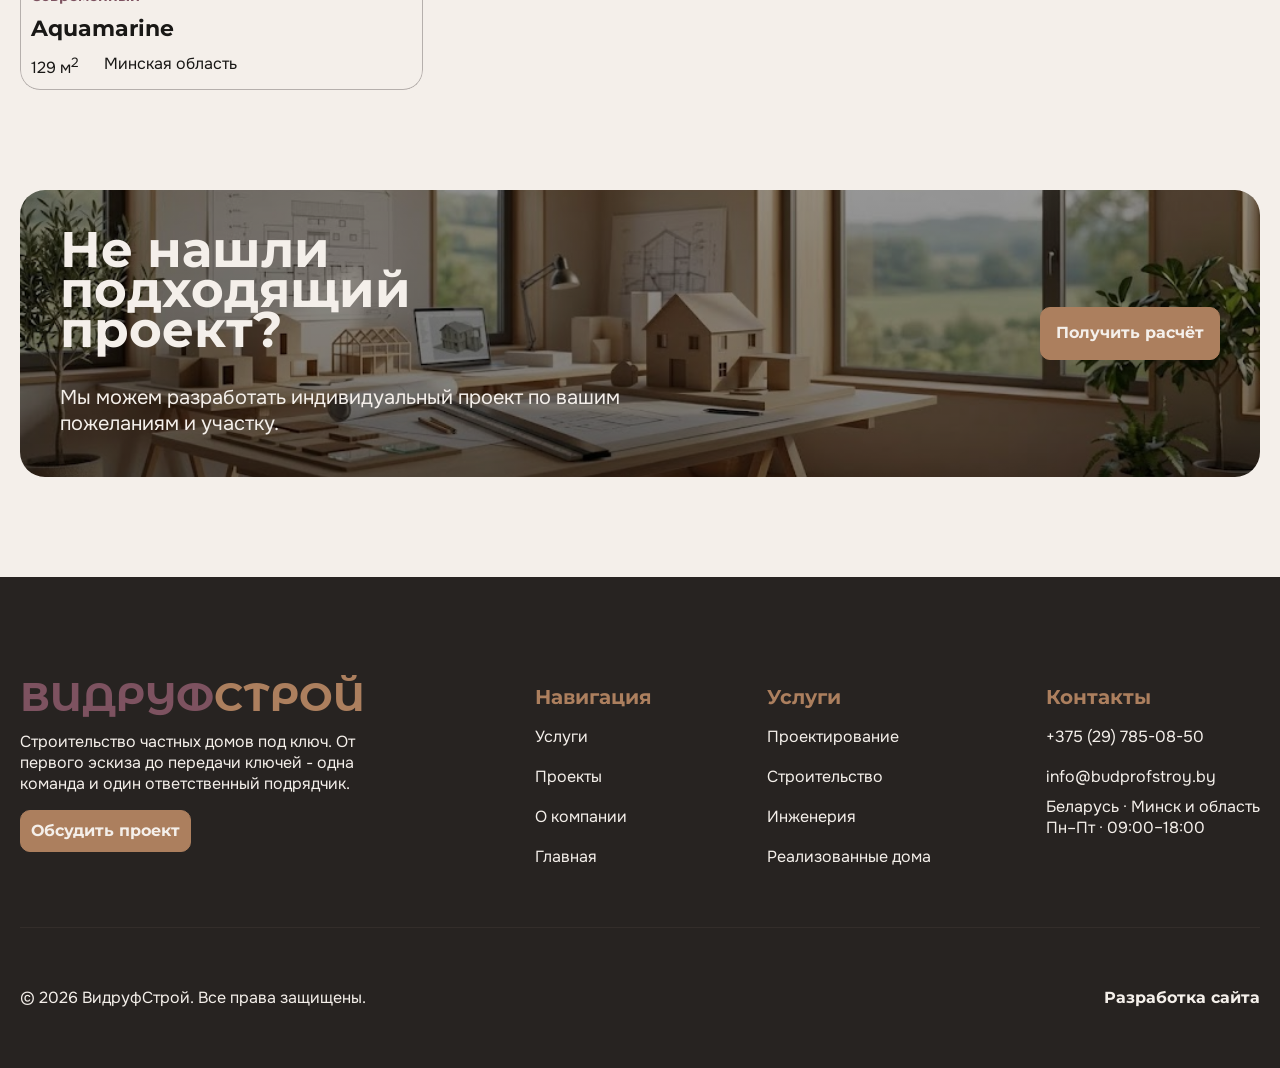
<file: projects.html>
<!DOCTYPE html>
<html lang="ru">

<head>
  <meta charset="UTF-8">
  <meta name="viewport" content="width=device-width, initial-scale=1.0">
  <title>Проекты | ВидруфСтрой</title>
  <link rel="stylesheet" href="css/style.min.css">
</head>

<body>
  <header class="header-page">
    <div class="container">
      <div class="header__inner">
        <div class="header-top">
          <a href="index.html" class="header-top__logo-box">
            <img src="images/logo.svg" alt="logo" class="header-top__logo">
            <p class="header-top__logo-text">
              ВИДРУФ<span>СТРОЙ</span>
            </p>
          </a>
          <nav class="header-top__nav">
            <a href="#" class="header-top__nav-link">
              Проекты
            </a>
            <a href="#" class="header-top__nav-link">
              Услуги
            </a>
            <a href="#" class="header-top__nav-link">
              О компании
            </a>
            <a href="#" class="header-top__nav-link">
              Контакты
            </a>
          </nav>
          <div class="header-top__actions">
            <a href="tel:+375297850850" class="header-top__phone">
              +375 29 785-08-50
            </a>
            <div class="header-top__action-link">
              Получить расчёт
            </div>
          </div>
          <button class="burger" aria-label="Открыть меню" aria-expanded="false">
            <span></span>
            <span></span>
            <span></span>
            <span></span>
          </button>

          <nav class="menu">
            <a href="#" class="header-top__nav-link">
              Проекты
            </a>
            <a href="#" class="header-top__nav-link">
              Услуги
            </a>
            <a href="#" class="header-top__nav-link">
              О компании
            </a>
            <a href="#" class="header-top__nav-link">
              Контакты
            </a>
            <a href="tel:+375295550268" class="header-top__nav-link">
              +375 29 555-02-68
            </a>
            <div class="header-top__action-link">
              Получить расчёт
            </div>
          </nav>
        </div>
        <div class="header-content__page">
          <div class="breadcrumbs">
            <a href="index.html" class="breadcrumbs__link">
              Главная
            </a>
            <span>/</span>
            <p class="breadcrumbs__page">
              Проекты
            </p>
          </div>
          <h1 class="header-content__title">
            Наши <br><span>проекты</span>
          </h1>
          <p class="header-content__text">
            Реализованные дома, в которые вложены опыт, технологии и внимание к каждой детали.
          </p>
        </div>
      </div>
    </div>
  </header>
  <main>
    <section class="grid-page">
      <div class="container">
        <div class="grid__inner">
          <div class="title-box">
            <p class="supertitle">
              Разные стили, один принцип
            </p>
            <h1 class="title">
              Дома с характером.
            </h1>
            <p class="text">
              Здесь вы можете посмотреть реализованные проекты, оценить качество строительства и найти идею для своего
              будущего дома.
            </p>
          </div>
          <div class="grid-page__filters">
            <button class="grid-page__filter-btn active" data-filter="all">
              Все
            </button>
            <button class="grid-page__filter-btn" data-filter="modern">
              Модульный
            </button>
            <button class="grid-page__filter-btn" data-filter="family">
              Семейные
            </button>
            <button class="grid-page__filter-btn" data-filter="compact">
              Компактные
            </button>
          </div>

          <div class="grid-page__items">
            <a href="#" class="grid-page__item" data-category="modern">
              <div class="grid-page__img-box">
                <img src="images/grid/1.jpg" alt="exampe photo" class="grid-page_img">
              </div>
              <div class="grid-page__item-content">
                <p class="grid-page__item-supertitle">
                  Модульный
                </p>
                <h1 class="grid-page__item-title">
                  Model Nordic 50/2
                </h1>
                <div class="grid-page__item-text">
                  <p class="grid-page__item-subtext">
                    51 м<sup>2</sup>
                  </p>
                  <p class="grid-page__item-subtext">
                    Минская область
                  </p>
                </div>
              </div>
            </a>

            <a href="#" class="grid-page__item" data-category="family">
              <div class="grid-page__img-box">
                <img src="images/grid/2.jpg" alt="exampe photo" class="grid-page_img">
              </div>
              <div class="grid-page__item-content">
                <p class="grid-page__item-supertitle">
                  Семейный
                </p>
                <h1 class="grid-page__item-title">
                  Ruby
                </h1>
                <div class="grid-page__item-text">
                  <p class="grid-page__item-subtext">
                    120 м<sup>2</sup>
                  </p>
                  <p class="grid-page__item-subtext">
                    Минская область
                  </p>
                </div>
              </div>
            </a>

            <a href="#" class="grid-page__item" data-category="compact">
              <div class="grid-page__img-box">
                <img src="images/grid/3.jpg" alt="exampe photo" class="grid-page_img">
              </div>
              <div class="grid-page__item-content">
                <p class="grid-page__item-supertitle">
                  Компактный
                </p>
                <h1 class="grid-page__item-title">
                  Model Drammen 24
                </h1>
                <div class="grid-page__item-text">
                  <p class="grid-page__item-subtext">
                    24 м<sup>2</sup>
                  </p>
                  <p class="grid-page__item-subtext">
                    Минская область
                  </p>
                </div>
              </div>
            </a>

            <a href="#" class="grid-page__item" data-category="modern">
              <div class="grid-page__img-box">
                <img src="images/grid/4.jpg" alt="exampe photo" class="grid-page_img">
              </div>
              <div class="grid-page__item-content">
                <p class="grid-page__item-supertitle">
                  Современный
                </p>
                <h1 class="grid-page__item-title">
                  Aquamarine
                </h1>
                <div class="grid-page__item-text">
                  <p class="grid-page__item-subtext">
                    129 м<sup>2</sup>
                  </p>
                  <p class="grid-page__item-subtext">
                    Минская область
                  </p>
                </div>
              </div>
            </a>
          </div>

        </div>
      </div>
    </section>
    <section class="cta">
      <div class="container">
        <div class="cta__inner">
          <div class="cta__flex">
            <h1 class="cta__title">
              Не нашли подходящий проект?
            </h1>
            <p class="cta__text">
              Мы можем разработать индивидуальный проект по вашим пожеланиям и участку.
            </p>
          </div>
          <a href="#" class="cta__link">
            Получить расчёт
          </a>
        </div>
      </div>
    </section>
  </main>
  <footer class="footer">
    <div class="container">
      <div class="footer__inner">
        <div class="footer__items">
          <div class="footer__item">
            <div class="footer__logo-box">
              <p class="footer__logo-text">
                ВИДРУФ<span>СТРОЙ</span>
              </p>
            </div>
            <p class="footer__text">
              Строительство частных домов под ключ. От первого эскиза до передачи ключей - одна команда и один
              ответственный подрядчик.
            </p>
            <a href="#" class="footer__link">
              Обсудить проект
            </a>
          </div>
          <div class="footer__item">
            <p class="footer__title">
              Навигация
            </p>
            <a href="#" class="footer__nav-link">
              Услуги
            </a>
            <a href="#" class="footer__nav-link">
              Проекты
            </a>
            <a href="#" class="footer__nav-link">
              О компании
            </a>
            <a href="#" class="footer__nav-link">
              Главная
            </a>
          </div>
          <div class="footer__item">
            <p class="footer__title">
              Услуги
            </p>
            <a href="#" class="footer__nav-link">
              Проектирование
            </a>
            <a href="#" class="footer__nav-link">
              Строительство
            </a>
            <a href="#" class="footer__nav-link">
              Инженерия
            </a>
            <a href="#" class="footer__nav-link">
              Реализованные дома
            </a>
          </div>
          <div class="footer__item">
            <p class="footer__title">
              Контакты
            </p>
            <a href="tel:+375297850850" class="footer__nav-link">
              +375 (29) 785-08-50
            </a>
            <a href="#" class="footer__nav-link">
              info@budprofstroy.by
            </a>
            <p class="footer__item-text">
              Беларусь · Минск и область
            </p>
            <p class="footer__item-text">
              Пн–Пт · 09:00–18:00
            </p>
          </div>
        </div>
      </div>
      <div class="footer-bottom">
        <p class="footer-bottom__text">
          © 2026 ВидруфСтрой. Все права защищены.
        </p>
        <a href=" https://t.me/getmoneyfucckfame" class="footer-bottom__link">
          Разработка сайта
        </a>
      </div>
    </div>
  </footer>


  <script src="js/main.min.js"></script>
</body>

</html>
</file>
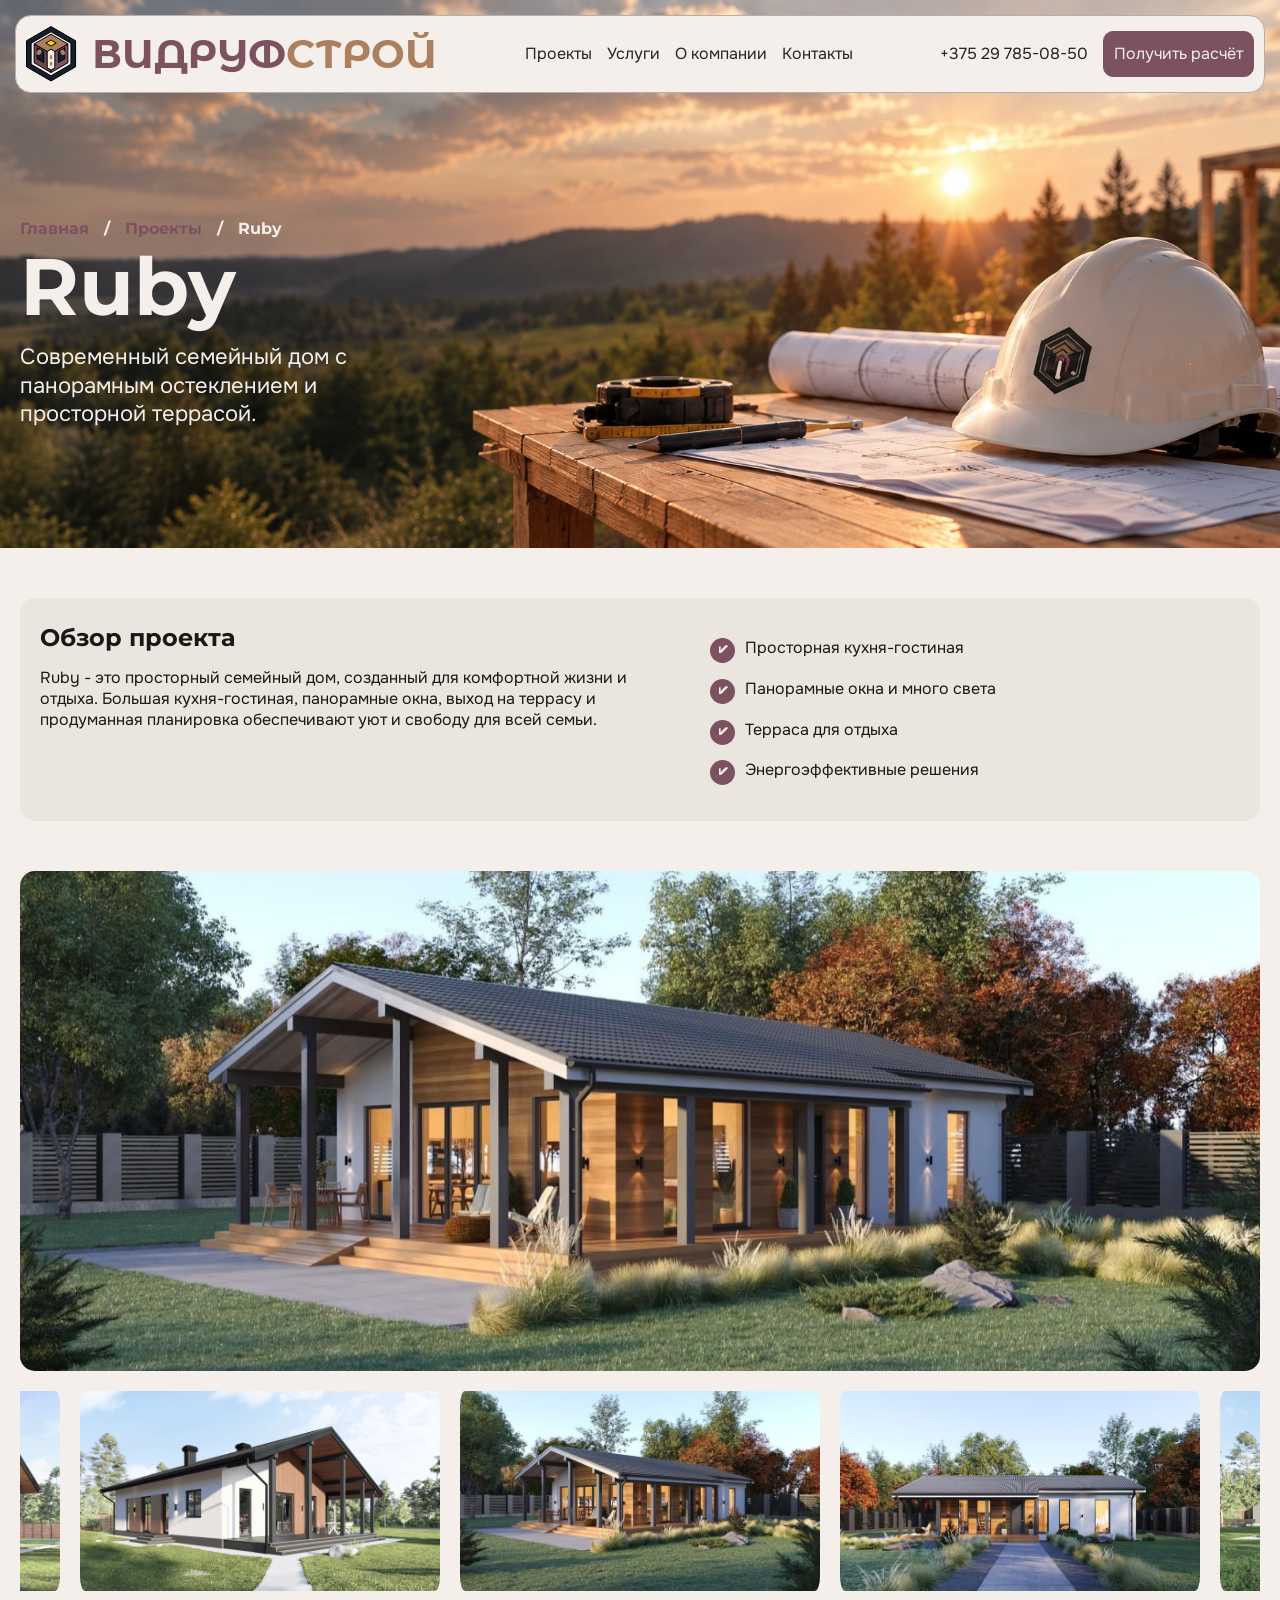
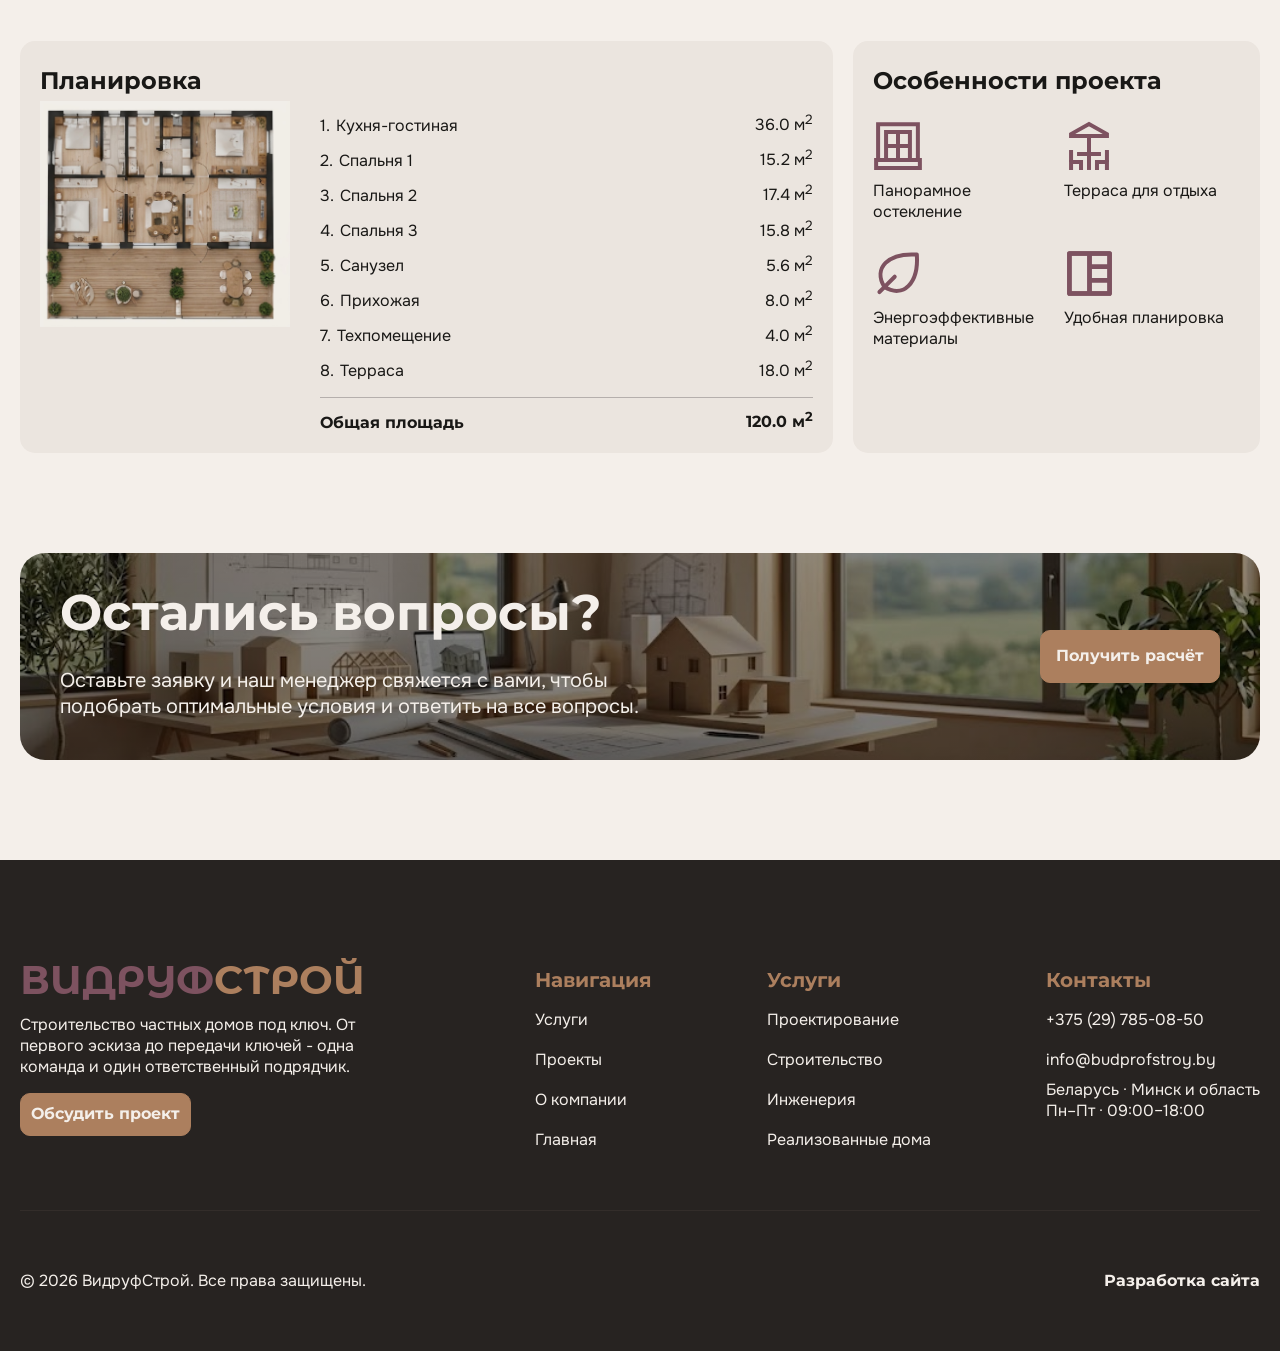
<file: ruby.html>
<!DOCTYPE html>
<html lang="ru">

<head>
  <meta charset="UTF-8">
  <meta name="viewport" content="width=device-width, initial-scale=1.0">
  <title>Ruby | ВидруфСтрой</title>
  <link rel="stylesheet" href="css/style.min.css">
</head>

<body>
  <header class="header-page">
    <div class="container">
      <div class="header__inner">
        <div class="header-top">
          <a href="index.html" class="header-top__logo-box">
            <img src="images/logo.svg" alt="logo" class="header-top__logo">
            <p class="header-top__logo-text">
              ВИДРУФ<span>СТРОЙ</span>
            </p>
          </a>
          <nav class="header-top__nav">
            <a href="#" class="header-top__nav-link">
              Проекты
            </a>
            <a href="#" class="header-top__nav-link">
              Услуги
            </a>
            <a href="#" class="header-top__nav-link">
              О компании
            </a>
            <a href="#" class="header-top__nav-link">
              Контакты
            </a>
          </nav>
          <div class="header-top__actions">
            <a href="tel:+375297850850" class="header-top__phone">
              +375 29 785-08-50
            </a>
            <div class="header-top__action-link">
              Получить расчёт
            </div>
          </div>
          <button class="burger" aria-label="Открыть меню" aria-expanded="false">
            <span></span>
            <span></span>
            <span></span>
            <span></span>
          </button>

          <nav class="menu">
            <a href="#" class="header-top__nav-link">
              Проекты
            </a>
            <a href="#" class="header-top__nav-link">
              Услуги
            </a>
            <a href="#" class="header-top__nav-link">
              О компании
            </a>
            <a href="#" class="header-top__nav-link">
              Контакты
            </a>
            <a href="tel:+375295550268" class="header-top__nav-link">
              +375 29 555-02-68
            </a>
            <div class="header-top__action-link">
              Получить расчёт
            </div>
          </nav>
        </div>
        <div class="header-content__page">
          <div class="breadcrumbs">
            <a href="index.html" class="breadcrumbs__link">
              Главная
            </a>
            <span>/</span>
            <a href="projects.html" class="breadcrumbs__link">
              Проекты
            </a>
            <span>/</span>
            <p class="breadcrumbs__page">
              Ruby
            </p>
          </div>
          <h1 class="header-content__title">
            Ruby
          </h1>
          <p class="header-content__text">
            Современный семейный дом с панорамным остеклением и просторной террасой.
          </p>
        </div>
      </div>
    </div>
  </header>
  <main>
    <section class="nordic">
      <div class="container">
        <div class="nordic__inner">
          <div class="nordic__content">
            <div class="nordic__text-box">
              <h1 class="nordic__title">
                Обзор проекта
              </h1>
              <p class="nordic__text">
                Ruby - это просторный семейный дом, созданный для комфортной жизни и отдыха. Большая кухня-гостиная, панорамные окна, выход на террасу и продуманная планировка обеспечивают уют и свободу для всей семьи.
              </p>
            </div>
            <ul class="nordic__list">
              <li class="nordic__list-item">
                Просторная кухня-гостиная
              </li>
              <li class="nordic__list-item">
                Панорамные окна и много света
              </li>
              <li class="nordic__list-item">
                Терраса для отдыха
              </li>
              <li class="nordic__list-item">
                Энергоэффективные решения
              </li>
            </ul>
          </div>
          <div class="nordic__items">
            <div class="nordic__big-img-box">
              <div><img src="images/ruby/1.jpg" alt="project image" class="nordic__big-img"></div>
              <div><img src="images/ruby/2.jpg" alt="project image" class="nordic__big-img"></div>
              <div><img src="images/ruby/3.jpg" alt="project image" class="nordic__big-img"></div>
              <div><img src="images/ruby/4.jpg" alt="project image" class="nordic__big-img"></div>
              <div><img src="images/ruby/5.jpg" alt="project image" class="nordic__big-img"></div>
            </div>
            <div class="nordic__little-img-box">
              <div><img src="images/ruby/1.jpg" alt="project image" class="nordic__little-img"></div>
              <div><img src="images/ruby/2.jpg" alt="project image" class="nordic__little-img"></div>
              <div><img src="images/ruby/3.jpg" alt="project image" class="nordic__little-img"></div>
              <div><img src="images/ruby/4.jpg" alt="project image" class="nordic__little-img"></div>
              <div><img src="images/ruby/5.jpg" alt="project image" class="nordic__little-img"></div>
            </div>
          </div>
        </div>
      </div>
    </section>
    <section class="norbic-plan">
      <div class="container">
        <div class="norbic-plan__inner">
          <div class="norbic-plan__left">
            <h2 class="norbic-plan__left-title">
              Планировка
            </h2>
            <div class="norbic-plan__left-content">
              <div class="norbic-plan__left-img-box">
                <img src="images/ruby/proj.jpg" alt="project plan">
              </div>
              <ol class="norbic-plan__left-list">
                <li class="norbic-plan__left-list-item">
                  <div class="norbic-plan__left-list-item-text">
                    Кухня-гостиная
                  </div>
                  <span>36.0 м<sup>2</sup></span>
                </li>
                <li class="norbic-plan__left-list-item">
                  <div class="norbic-plan__left-list-item-text">
                    Спальня 1
                  </div>
                  <span>15.2 м<sup>2</sup></span>
                </li>
                <li class="norbic-plan__left-list-item">
                  <div class="norbic-plan__left-list-item-text">
                    Спальня 2
                  </div>
                  <span>17.4 м<sup>2</sup></span>
                </li>
                <li class="norbic-plan__left-list-item">
                  <div class="norbic-plan__left-list-item-text">
                    Спальня 3
                  </div>
                  <span>15.8 м<sup>2</sup></span>
                </li>
                <li class="norbic-plan__left-list-item">
                  <div class="norbic-plan__left-list-item-text">
                    Санузел
                  </div>
                  <span>5.6 м<sup>2</sup></span>
                </li>
                <li class="norbic-plan__left-list-item">
                  <div class="norbic-plan__left-list-item-text">
                    Прихожая
                  </div>
                  <span>8.0 м<sup>2</sup></span>
                </li>
                <li class="norbic-plan__left-list-item">
                  <div class="norbic-plan__left-list-item-text">
                    Техпомещение
                  </div>
                  <span>4.0 м<sup>2</sup></span>
                </li>
                <li class="norbic-plan__left-list-item">
                  <div class="norbic-plan__left-list-item-text">
                    Терраса
                  </div>
                  <span>18.0 м<sup>2</sup></span>
                </li>
                <li class="norbic-plan__left-list-result">
                  <div class="norbic-plan__left-list-result-text">
                    Общая площадь
                  </div>
                  <span>120.0 м<sup>2</sup></span>
                </li>
              </ol>
            </div>
          </div>
          <div class="norbic-plan__right">
            <h2 class="norbic-plan__right-title">
              Особенности проекта
            </h2>
            <div class="norbic-plan__right-items">
              <div class="norbic-plan__right-item">
                <div class="norbic-plan__right-img-box">
                  <img src="images/nordic/icon/1.svg" alt="icon">
                </div>
                <p class="norbic-plan__right-text">
                  Панорамное остекление
                </p>
              </div>
              <div class="norbic-plan__right-item">
                <div class="norbic-plan__right-img-box">
                  <img src="images/nordic/icon/2.svg" alt="icon">
                </div>
                <p class="norbic-plan__right-text">
                  Терраса для отдыха
                </p>
              </div>
              <div class="norbic-plan__right-item">
                <div class="norbic-plan__right-img-box">
                  <img src="images/nordic/icon/3.svg" alt="icon">
                </div>
                <p class="norbic-plan__right-text">
                  Энергоэффективные материалы
                </p>
              </div>
              <div class="norbic-plan__right-item">
                <div class="norbic-plan__right-img-box">
                  <img src="images/nordic/icon/4.svg" alt="icon">
                </div>
                <p class="norbic-plan__right-text">
                  Удобная планировка
                </p>
              </div>
            </div>
          </div>
        </div>
      </div>
    </section>
    <section class="cta">
      <div class="container">
        <div class="cta__inner">
          <div class="cta__flex">
            <h1 class="cta__title">
              Остались вопросы?
            </h1>
            <p class="cta__text">
              Оставьте заявку и наш менеджер свяжется с вами, чтобы подобрать оптимальные условия и ответить на все
              вопросы.
            </p>
          </div>
          <a href="#" class="cta__link">
            Получить расчёт
          </a>
        </div>
      </div>
    </section>
  </main>
  <footer class="footer">
    <div class="container">
      <div class="footer__inner">
        <div class="footer__items">
          <div class="footer__item">
            <div class="footer__logo-box">
              <p class="footer__logo-text">
                ВИДРУФ<span>СТРОЙ</span>
              </p>
            </div>
            <p class="footer__text">
              Строительство частных домов под ключ. От первого эскиза до передачи ключей - одна команда и один
              ответственный подрядчик.
            </p>
            <a href="#" class="footer__link">
              Обсудить проект
            </a>
          </div>
          <div class="footer__item">
            <p class="footer__title">
              Навигация
            </p>
            <a href="#" class="footer__nav-link">
              Услуги
            </a>
            <a href="#" class="footer__nav-link">
              Проекты
            </a>
            <a href="#" class="footer__nav-link">
              О компании
            </a>
            <a href="#" class="footer__nav-link">
              Главная
            </a>
          </div>
          <div class="footer__item">
            <p class="footer__title">
              Услуги
            </p>
            <a href="#" class="footer__nav-link">
              Проектирование
            </a>
            <a href="#" class="footer__nav-link">
              Строительство
            </a>
            <a href="#" class="footer__nav-link">
              Инженерия
            </a>
            <a href="#" class="footer__nav-link">
              Реализованные дома
            </a>
          </div>
          <div class="footer__item">
            <p class="footer__title">
              Контакты
            </p>
            <a href="tel:+375297850850" class="footer__nav-link">
              +375 (29) 785-08-50
            </a>
            <a href="#" class="footer__nav-link">
              info@budprofstroy.by
            </a>
            <p class="footer__item-text">
              Беларусь · Минск и область
            </p>
            <p class="footer__item-text">
              Пн–Пт · 09:00–18:00
            </p>
          </div>
        </div>
      </div>
      <div class="footer-bottom">
        <p class="footer-bottom__text">
          © 2026 ВидруфСтрой. Все права защищены.
        </p>
        <a href=" https://t.me/getmoneyfucckfame" class="footer-bottom__link">
          Разработка сайта
        </a>
      </div>
    </div>
  </footer>


  <script src="js/main.min.js"></script>
</body>

</html>
</file>
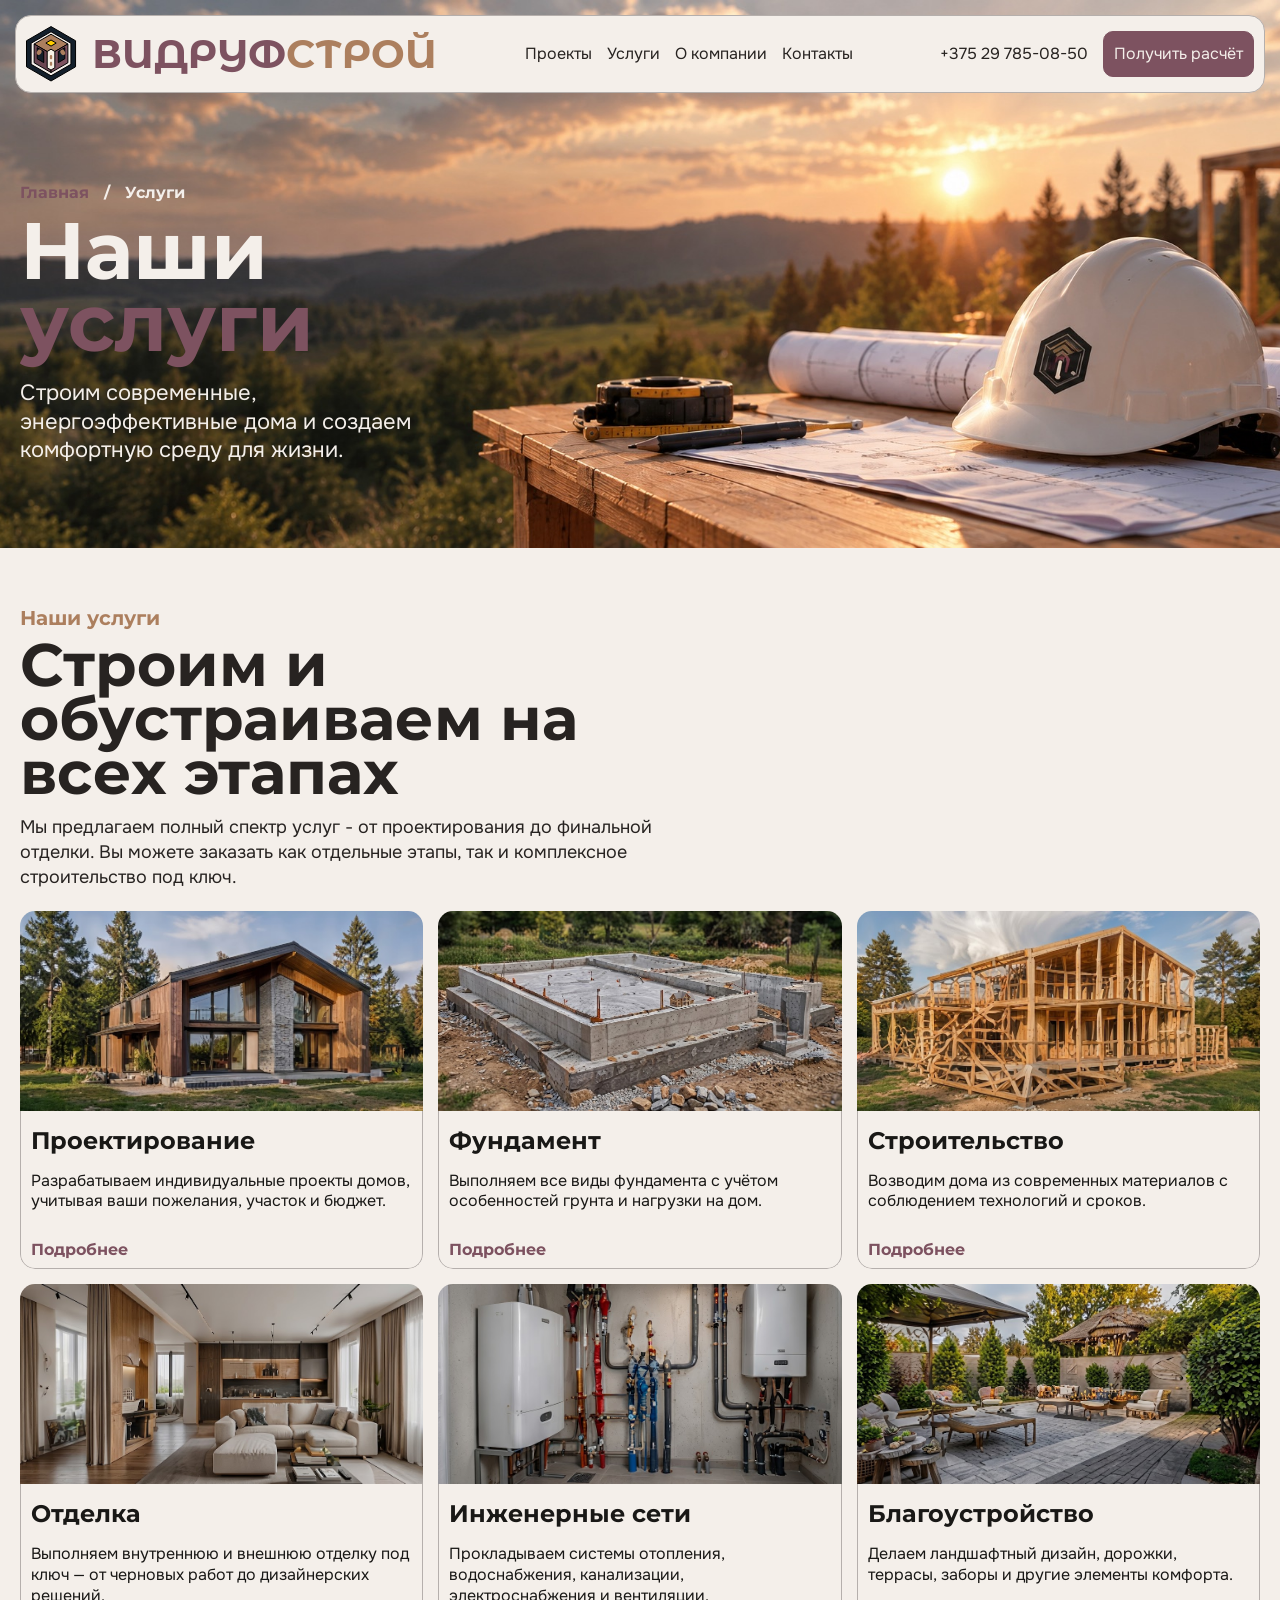
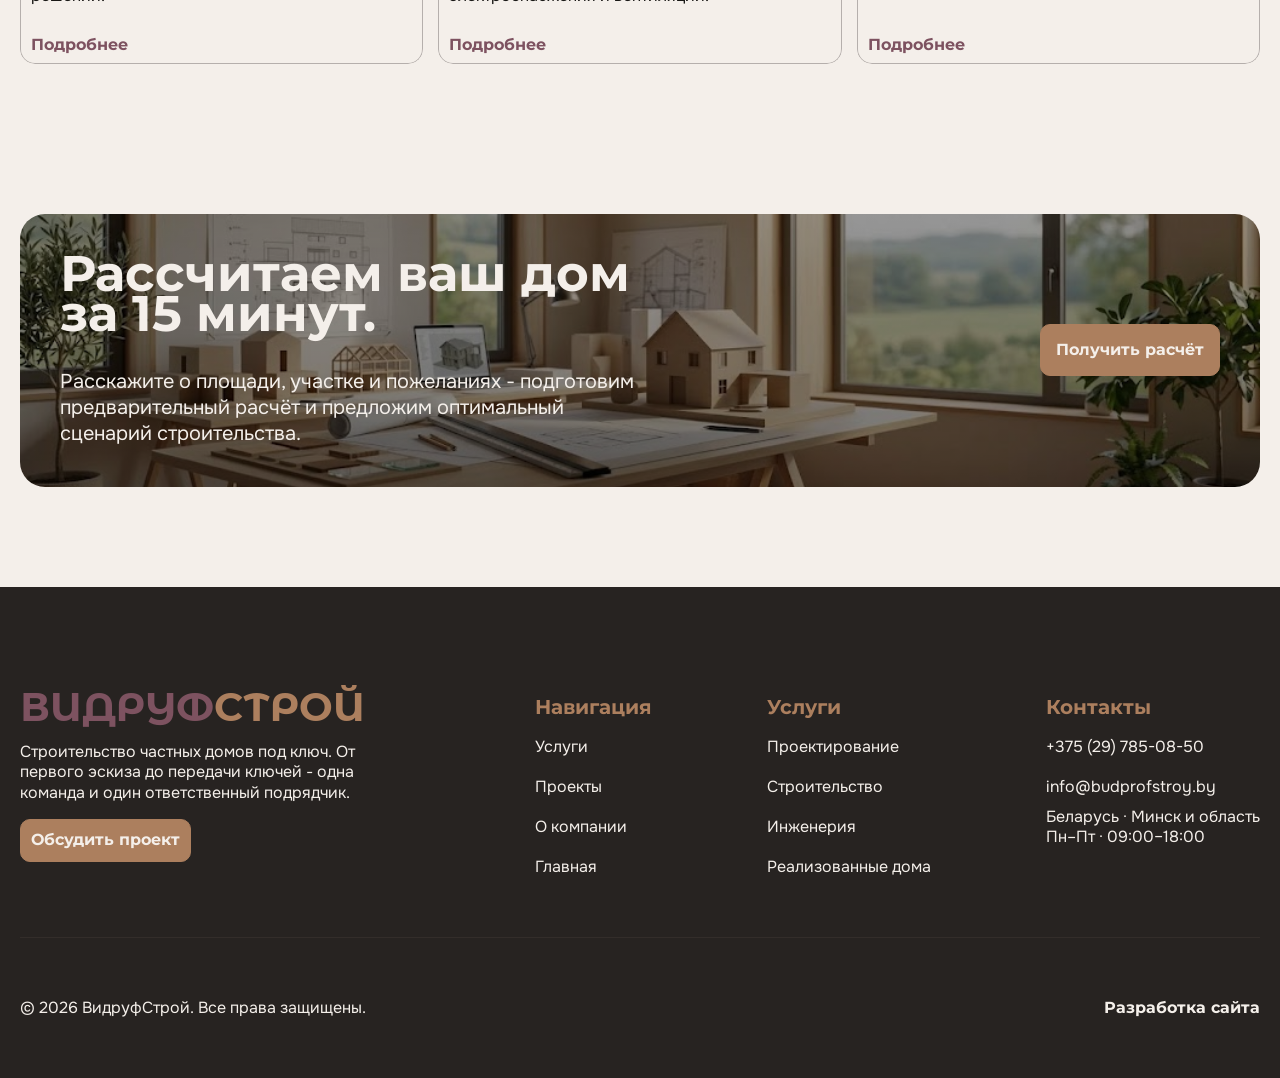
<file: services.html>
<!DOCTYPE html>
<html lang="ru">

<head>
  <meta charset="UTF-8">
  <meta name="viewport" content="width=device-width, initial-scale=1.0">
  <title>Услуги | ВидруфСтрой</title>
  <link rel="stylesheet" href="css/style.min.css">
</head>

<body>
  <header class="header-page">
    <div class="container">
      <div class="header__inner">
        <div class="header-top">
          <a href="index.html" class="header-top__logo-box">
            <img src="images/logo.svg" alt="logo" class="header-top__logo">
            <p class="header-top__logo-text">
              ВИДРУФ<span>СТРОЙ</span>
            </p>
          </a>
          <nav class="header-top__nav">
            <a href="#" class="header-top__nav-link">
              Проекты
            </a>
            <a href="#" class="header-top__nav-link">
              Услуги
            </a>
            <a href="#" class="header-top__nav-link">
              О компании
            </a>
            <a href="#" class="header-top__nav-link">
              Контакты
            </a>
          </nav>
          <div class="header-top__actions">
            <a href="tel:+375297850850" class="header-top__phone">
              +375 29 785-08-50
            </a>
            <div class="header-top__action-link">
              Получить расчёт
            </div>
          </div>
          <button class="burger" aria-label="Открыть меню" aria-expanded="false">
            <span></span>
            <span></span>
            <span></span>
            <span></span>
          </button>

          <nav class="menu">
            <a href="#" class="header-top__nav-link">
              Проекты
            </a>
            <a href="#" class="header-top__nav-link">
              Услуги
            </a>
            <a href="#" class="header-top__nav-link">
              О компании
            </a>
            <a href="#" class="header-top__nav-link">
              Контакты
            </a>
            <a href="tel:+375295550268" class="header-top__nav-link">
              +375 29 555-02-68
            </a>
            <div class="header-top__action-link">
              Получить расчёт
            </div>
          </nav>
        </div>
        <div class="header-content__page">
          <div class="breadcrumbs">
            <a href="index.html" class="breadcrumbs__link">
              Главная
            </a>
            <span>/</span>
            <p class="breadcrumbs__page">
              Услуги
            </p>
          </div>
          <h1 class="header-content__title">
            Наши <br><span>услуги</span>
          </h1>
          <p class="header-content__text">
            Строим современные, энергоэффективные дома и создаем комфортную среду для жизни.
          </p>
        </div>
      </div>
    </div>
  </header>
  <main>
    <section class="service">
      <div class="container">
        <div class="service__inner">
          <p class="service__supertitle">
            Наши услуги
          </p>
          <h1 class="service__title">
            Строим и обустраиваем на всех этапах
          </h1>
          <p class="service__text">
            Мы предлагаем полный спектр услуг - от проектирования до финальной отделки. Вы можете заказать как отдельные
            этапы, так и комплексное строительство под ключ.
          </p>
          <div class="service__items">
            <a href="#" class="service__item">
              <div class="service__item-img-box">
                <img src="images/service/1.jpg" alt="service image" class="service__item-img">
              </div>
              <div class="service__item-content">
                <h2 class="service__item-title">
                  Проектирование
                </h2>
                <p class="service__item-text">
                  Разрабатываем индивидуальные проекты домов, учитывая ваши пожелания, участок и бюджет.
                </p>
                <div class="service__item-link">
                  Подробнее
                </div>
              </div>
            </a>
            <a href="#" class="service__item">
              <div class="service__item-img-box">
                <img src="images/service/2.jpg" alt="service image" class="service__item-img">
              </div>
              <div class="service__item-content">
                <h2 class="service__item-title">
                  Фундамент
                </h2>
                <p class="service__item-text">
                  Выполняем все виды фундамента с учётом особенностей грунта и нагрузки на дом.
                </p>
                <div class="service__item-link">
                  Подробнее
                </div>
              </div>
            </a>
            <a href="#" class="service__item">
              <div class="service__item-img-box">
                <img src="images/service/3.jpg" alt="service image" class="service__item-img">
              </div>
              <div class="service__item-content">
                <h2 class="service__item-title">
                  Строительство
                </h2>
                <p class="service__item-text">
                  Возводим дома из современных материалов с соблюдением технологий и сроков.
                </p>
                <div class="service__item-link">
                  Подробнее
                </div>
              </div>
            </a>
            <a href="#" class="service__item">
              <div class="service__item-img-box">
                <img src="images/service/4.jpg" alt="service image" class="service__item-img">
              </div>
              <div class="service__item-content">
                <h2 class="service__item-title">
                  Отделка
                </h2>
                <p class="service__item-text">
                  Выполняем внутреннюю и внешнюю отделку под ключ — от черновых работ до дизайнерских решений.
                </p>
                <div class="service__item-link">
                  Подробнее
                </div>
              </div>
            </a>
            <a href="#" class="service__item">
              <div class="service__item-img-box">
                <img src="images/service/5.jpg" alt="service image" class="service__item-img">
              </div>
              <div class="service__item-content">
                <h2 class="service__item-title">
                  Инженерные сети
                </h2>
                <p class="service__item-text">
                  Прокладываем системы отопления, водоснабжения, канализации, электроснабжения и вентиляции.
                </p>
                <div class="service__item-link">
                  Подробнее
                </div>
              </div>
            </a>
            <a href="#" class="service__item">
              <div class="service__item-img-box">
                <img src="images/service/6.jpg" alt="service image" class="service__item-img">
              </div>
              <div class="service__item-content">
                <h2 class="service__item-title">
                  Благоустройство
                </h2>
                <p class="service__item-text">
                  Делаем ландшафтный дизайн, дорожки, террасы, заборы и другие элементы комфорта.
                </p>
                <div class="service__item-link">
                  Подробнее
                </div>
              </div>
            </a>
          </div>
        </div>
      </div>
    </section>
    <section class="cta">
      <div class="container">
        <div class="cta__inner">
          <div class="cta__flex">
            <h1 class="cta__title">
              Рассчитаем ваш дом за 15 минут.
            </h1>
            <p class="cta__text">
              Расскажите о площади, участке и пожеланиях - подготовим предварительный расчёт и предложим оптимальный
              сценарий строительства.
            </p>
          </div>
          <a href="#" class="cta__link">
            Получить расчёт
          </a>
        </div>
      </div>
    </section>
  </main>
  <footer class="footer">
    <div class="container">
      <div class="footer__inner">
        <div class="footer__items">
          <div class="footer__item">
            <div class="footer__logo-box">
              <p class="footer__logo-text">
                ВИДРУФ<span>СТРОЙ</span>
              </p>
            </div>
            <p class="footer__text">
              Строительство частных домов под ключ. От первого эскиза до передачи ключей - одна команда и один
              ответственный подрядчик.
            </p>
            <a href="#" class="footer__link">
              Обсудить проект
            </a>
          </div>
          <div class="footer__item">
            <p class="footer__title">
              Навигация
            </p>
            <a href="#" class="footer__nav-link">
              Услуги
            </a>
            <a href="#" class="footer__nav-link">
              Проекты
            </a>
            <a href="#" class="footer__nav-link">
              О компании
            </a>
            <a href="#" class="footer__nav-link">
              Главная
            </a>
          </div>
          <div class="footer__item">
            <p class="footer__title">
              Услуги
            </p>
            <a href="#" class="footer__nav-link">
              Проектирование
            </a>
            <a href="#" class="footer__nav-link">
              Строительство
            </a>
            <a href="#" class="footer__nav-link">
              Инженерия
            </a>
            <a href="#" class="footer__nav-link">
              Реализованные дома
            </a>
          </div>
          <div class="footer__item">
            <p class="footer__title">
              Контакты
            </p>
            <a href="tel:+375297850850" class="footer__nav-link">
              +375 (29) 785-08-50
            </a>
            <a href="#" class="footer__nav-link">
              info@budprofstroy.by
            </a>
            <p class="footer__item-text">
              Беларусь · Минск и область
            </p>
            <p class="footer__item-text">
              Пн–Пт · 09:00–18:00
            </p>
          </div>
        </div>
      </div>
      <div class="footer-bottom">
        <p class="footer-bottom__text">
          © 2026 ВидруфСтрой. Все права защищены.
        </p>
        <a href=" https://t.me/getmoneyfucckfame" class="footer-bottom__link">
          Разработка сайта
        </a>
      </div>
    </div>
  </footer>


  <script src="js/main.min.js"></script>
</body>

</html>
</file>
<file: css/style.min.css>
@charset "UTF-8";
.norbic-plan__right-title, .norbic-plan__left-list-result-text, .norbic-plan__left-list-result span, .norbic-plan__left-title, .nordic__list-item::before, .nordic__title, .design-steps__item-title, .design-steps__num, .design-about__link, .contact-map__btn, .contact-map__textarea, .contact-map__input, .contact-map__input-phone, .contact__item-link, .contact__item-title, .service__item-link, .service__item-title, .grid-page__item-title, .grid-page__item-supertitle, .grid-page__filter-btn, .about-comand__link, .about-comand__title, .about-mission__title, .about-mission__supertitle, .about-values__item-title, .about-values__title, .about-achive__item-title, .about-achive__title, .about-achive__supertitle, .about-history__link, .about-history__img-title, .about-history__supertitle, .about-history__title, .footer-bottom__link, .footer__title, .footer__link, .cta__link, .cta__title, .features__item-title, .features__link, .features__title, .features__supertitle, .num__item-title, .num__title, .num__supertitle, .why__item-title, .why__title, .grid__item-title, .grid__item-supertitle, .grid__filter-btn, .header-content__title, .breadcrumbs__link, .breadcrumbs span, .breadcrumbs__page, .title-white, .supertitle, .title, .design-steps__supertitle, .design-about__supertitle, .contact-map__supertitle, .contact__supertitle, .service__supertitle, .design-steps__title, .design-about__title, .contact-map__title, .contact__title, .service__title {
  font-family: "Montserrat-Bold";
  font-weight: 700;
}

.footer__logo-box, .header-top__logo-box {
  font-family: "MontserratAlternates-Bold";
  font-weight: 700;
}

.norbic-plan__right-text, .norbic-plan__left-list-result, .norbic-plan__left-list-item, .nordic__list-item, .nordic__text, .design-steps__item-text, .design-about__text, .contact-map__form-text, .contact__item-text, .service__item-text, .grid-page__item-text, .about-comand__text, .about-mission__text, .about-values__item-text, .about-achive__item-text, .about-achive__text, .about-history__img-text, .about-history__text, .footer-bottom__text, .footer__nav-link, .footer__item-text, .footer__text, .cta__text, .features__item-text, .features__text, .num__item-text, .why__item-text, .grid__item-text, .header-content__link, .header-content__text, .header-top__action-link, .header-top__phone, .header-top__nav-link, .text-white, .text, .contact-map__text, .service__text {
  font-family: "Onest-Regular";
  font-weight: 400;
}

.design-steps__title, .design-about__title, .contact-map__title, .contact__title, .service__title {
  font-size: 60px;
  line-height: 0.9;
  color: #272321;
  width: 600px;
}
.design-steps__title span, .design-about__title span, .contact-map__title span, .contact__title span, .service__title span {
  color: #7D5260;
}

.design-steps__supertitle, .design-about__supertitle, .contact-map__supertitle, .contact__supertitle, .service__supertitle {
  font-size: 20px;
  color: #AC7F5E;
}

.contact-map__text, .service__text {
  color: #272321;
  width: 650px;
  font-size: 18px;
  margin-top: 15px;
  line-height: 1.4;
}

@font-face {
  font-family: "Montserrat-Bold";
  font-weight: 700;
  font-style: normal;
  src: local("Montserrat-Bold"), url("../fonts/Montserrat-Bold.woff2") format("woff2"), url("../fonts/Montserrat-Bold.woff") format("woff");
  font-display: swap;
}
@font-face {
  font-family: "MontserratAlternates-Bold";
  font-weight: 700;
  font-style: normal;
  src: local("MontserratAlternates-Bold"), url("../fonts/MontserratAlternates-Bold.woff2") format("woff2"), url("../fonts/MontserratAlternates-Bold.woff") format("woff");
  font-display: swap;
}
@font-face {
  font-family: "Onest-Regular";
  font-weight: 400;
  font-style: normal;
  src: local("Onest-Regular"), url("../fonts/Onest-Regular.woff2") format("woff2"), url("../fonts/Onest-Regular.woff") format("woff");
  font-display: swap;
}
html {
  -webkit-box-sizing: border-box;
          box-sizing: border-box;
}

*,
*::after,
*::before {
  -webkit-box-sizing: inherit;
          box-sizing: inherit;
}

ul[class],
ol[class] {
  padding: 0;
}

body,
h1,
h2,
h3,
h4,
h5,
h6,
p,
ul[class],
ol[class],
li,
figure,
figcaption,
blockquote,
dl,
dd {
  margin: 0;
}

ul[class],
ul[class] {
  list-style: none;
}

img {
  max-width: 100%;
  display: block;
}

input,
button,
textarea,
select {
  font: inherit;
}

a {
  text-decoration: none;
}

/* Slider */
.slick-slider {
  position: relative;
  display: block;
  -webkit-box-sizing: border-box;
          box-sizing: border-box;
  -webkit-touch-callout: none;
  -webkit-user-select: none;
  -moz-user-select: text;
   -ms-user-select: text;
       user-select: text;
  -ms-touch-action: pan-y;
  touch-action: pan-y;
  -webkit-tap-highlight-color: transparent;
}

.slick-list {
  position: relative;
  overflow: hidden;
  display: block;
  margin: 0;
  padding: 0;
}
.slick-list:focus {
  outline: none;
}
.slick-list.draggable {
  cursor: pointer;
  cursor: -webkit-grab;
  cursor: grab;
  -webkit-user-select: none;
     -moz-user-select: none;
      -ms-user-select: none;
          user-select: none;
}
.slick-list.dragging {
  cursor: -webkit-grabbing;
  cursor: grabbing;
}

.slick-slider .slick-track,
.slick-slider .slick-list {
  -webkit-transform: translate3d(0, 0, 0);
          transform: translate3d(0, 0, 0);
}

.slick-track {
  position: relative;
  left: 0;
  top: 0;
  display: block;
  margin-left: auto;
  margin-right: auto;
}
.slick-track:before, .slick-track:after {
  content: "";
  display: table;
}
.slick-track:after {
  clear: both;
}
.slick-loading .slick-track {
  visibility: hidden;
}

.slick-slide {
  float: left;
  height: 100%;
  min-height: 1px;
  display: none;
}
[dir=rtl] .slick-slide {
  float: right;
}
.slick-slide img {
  display: block;
}
.slick-slide.slick-loading img {
  display: none;
}
.slick-slide.dragging img {
  pointer-events: none;
}
.slick-initialized .slick-slide {
  display: block;
}
.slick-loading .slick-slide {
  visibility: hidden;
}
.slick-vertical .slick-slide {
  display: block;
  height: auto;
  border: 1px solid transparent;
}

.slick-arrow.slick-hidden {
  display: none;
}

.slick-dots {
  display: -webkit-box;
  display: -ms-flexbox;
  display: flex;
  -webkit-box-pack: center;
      -ms-flex-pack: center;
          justify-content: center;
  gap: 20px;
}
.slick-dots li button {
  font-size: 0;
  width: 15px;
  height: 15px;
  background-color: #1A1A1A;
  border: none;
  border-radius: 50%;
  cursor: pointer;
  -webkit-transition: all 0.3s;
  transition: all 0.3s;
}
.slick-dots li:hover button {
  background-color: #FF5000;
}

.slick-dots .slick-active button {
  background-color: #FF5000;
}

html,
body {
  height: 100%;
}

body {
  font-size: 16px;
  line-height: 40px;
  display: -webkit-box;
  display: -ms-flexbox;
  display: flex;
  -webkit-box-orient: vertical;
  -webkit-box-direction: normal;
      -ms-flex-direction: column;
          flex-direction: column;
  background-color: #F4EFEA;
}

.container {
  max-width: 1270px;
  margin: 0 auto;
  padding: 0 15px;
}

.main {
  -webkit-box-flex: 1;
      -ms-flex-positive: 1;
          flex-grow: 1;
}

.title {
  font-size: 60px;
  line-height: 0.9;
  color: #272321;
  width: 600px;
}
.title span {
  color: #7D5260;
}

.supertitle {
  font-size: 20px;
  color: #AC7F5E;
}

.text {
  color: #272321;
  width: 650px;
  font-size: 18px;
  margin-top: 15px;
  line-height: 1.4;
}

.title-white {
  font-size: 60px;
  line-height: 0.9;
  color: #F4EFEA;
  width: 600px;
}
.title-white span {
  color: #7D5260;
}

.text-white {
  color: #F4EFEA;
  width: 650px;
  font-size: 18px;
  margin-top: 15px;
  line-height: 1.4;
}

.breadcrumbs {
  display: -webkit-box;
  display: -ms-flexbox;
  display: flex;
  -ms-flex-wrap: wrap;
      flex-wrap: wrap;
  line-height: 0.9;
  margin: 15px 0;
  gap: 15px;
}
.breadcrumbs span, .breadcrumbs__page {
  color: #F4EFEA;
}
.breadcrumbs__link {
  color: #7D5260;
  -webkit-transition: all 0.3s;
  transition: all 0.3s;
}
.breadcrumbs__link:hover {
  color: #633C4B;
}

.burger {
  position: relative;
  display: none;
  -ms-grid-columns: (1fr)[2];
  grid-template-columns: repeat(2, 1fr);
  gap: 5px;
  background: transparent;
  border: none;
  cursor: pointer;
  padding: 0;
  z-index: 101;
  width: 29px;
  height: 29px;
}
.burger * {
  pointer-events: none;
}
.burger span {
  display: block;
  width: 12px;
  height: 12px;
  background-color: #7D5260;
  border-radius: 3px;
  -webkit-transition: all 0.3s ease;
  transition: all 0.3s ease;
}
.burger.active {
  display: block;
}
.burger.active span {
  position: absolute;
  top: 50%;
  left: 50%;
  width: 2px;
  height: 26px;
  border-radius: 2px;
}
.burger.active span:nth-child(1), .burger.active span:nth-child(4) {
  -webkit-transform: translate(-50%, -50%) rotate(45deg);
      -ms-transform: translate(-50%, -50%) rotate(45deg);
          transform: translate(-50%, -50%) rotate(45deg);
}
.burger.active span:nth-child(2), .burger.active span:nth-child(3) {
  -webkit-transform: translate(-50%, -50%) rotate(-45deg);
      -ms-transform: translate(-50%, -50%) rotate(-45deg);
          transform: translate(-50%, -50%) rotate(-45deg);
}

.menu {
  position: absolute;
  top: calc(100% + 8px);
  right: 0;
  height: -webkit-max-content;
  height: -moz-max-content;
  height: max-content;
  max-height: none;
  width: 260px;
  max-width: calc(100vw - 30px);
  display: -webkit-box;
  display: -ms-flexbox;
  display: flex;
  -webkit-box-orient: vertical;
  -webkit-box-direction: normal;
      -ms-flex-direction: column;
          flex-direction: column;
  gap: 0;
  padding: 12px;
  -webkit-box-sizing: border-box;
          box-sizing: border-box;
  border: 1px solid #B5AFAC;
  border-radius: 14px;
  background-color: #F4EFEA;
  -webkit-box-shadow: 0 12px 30px rgba(39, 35, 33, 0.12);
          box-shadow: 0 12px 30px rgba(39, 35, 33, 0.12);
  z-index: 100;
  opacity: 0;
  visibility: hidden;
  pointer-events: none;
  -webkit-transform: translateY(-8px);
      -ms-transform: translateY(-8px);
          transform: translateY(-8px);
  -webkit-transition: opacity 0.25s ease, visibility 0.25s ease, -webkit-transform 0.25s ease;
  transition: opacity 0.25s ease, visibility 0.25s ease, -webkit-transform 0.25s ease;
  transition: opacity 0.25s ease, transform 0.25s ease, visibility 0.25s ease;
  transition: opacity 0.25s ease, transform 0.25s ease, visibility 0.25s ease, -webkit-transform 0.25s ease;
}
.menu .header-top__nav-link {
  display: block;
  padding: 5px;
  border-radius: 8px;
}
.menu .header-top__nav-link:hover {
  background-color: rgba(125, 82, 96, 0.08);
}
.menu.open {
  opacity: 1;
  visibility: visible;
  pointer-events: auto;
  -webkit-transform: translateY(0);
      -ms-transform: translateY(0);
          transform: translateY(0);
}

.header {
  background-image: url("../images/header.jpg");
  background-position: center;
  background-size: cover;
  background-repeat: no-repeat;
  height: 100vh;
}

.header-top {
  background-color: #F4EFEA;
  border: 1px solid #B5AFAC;
  padding: 10px;
  position: fixed;
  top: 15px;
  left: 0;
  right: 0;
  width: calc(100% - 30px);
  max-width: 1300px;
  margin: 0 auto;
  -webkit-box-sizing: border-box;
          box-sizing: border-box;
  border-radius: 16px;
  display: -webkit-box;
  display: -ms-flexbox;
  display: flex;
  -webkit-box-pack: justify;
      -ms-flex-pack: justify;
          justify-content: space-between;
  -webkit-box-align: center;
      -ms-flex-align: center;
          align-items: center;
  z-index: 9;
}
.header-top__logo-box {
  display: -webkit-box;
  display: -ms-flexbox;
  display: flex;
  -webkit-box-align: center;
      -ms-flex-align: center;
          align-items: center;
  gap: 15px;
  font-size: 40px;
  color: #7D5260;
}
.header-top__logo-box span {
  color: #AC7F5E;
}
.header-top__nav {
  display: -webkit-box;
  display: -ms-flexbox;
  display: flex;
  gap: 15px;
}
.header-top__nav-link {
  color: #272321;
  -webkit-transition: all 0.3s;
  transition: all 0.3s;
}
.header-top__nav-link:hover {
  color: #7D5260;
}
.header-top__actions {
  display: -webkit-box;
  display: -ms-flexbox;
  display: flex;
  -webkit-box-align: center;
      -ms-flex-align: center;
          align-items: center;
  gap: 15px;
}
.header-top__phone {
  color: #272321;
  -webkit-transition: all 0.3s;
  transition: all 0.3s;
}
.header-top__phone:hover {
  color: #7D5260;
}
.header-top__action-link {
  background-color: #7D5260;
  color: #F4EFEA;
  border-radius: 10px;
  padding: 10px;
  height: 46px;
  display: -webkit-box;
  display: -ms-flexbox;
  display: flex;
  -webkit-box-pack: center;
      -ms-flex-pack: center;
          justify-content: center;
  -webkit-box-align: center;
      -ms-flex-align: center;
          align-items: center;
  line-height: 1;
  border: 1px solid #7D5260;
  cursor: pointer;
  -webkit-transition: all 0.3s;
  transition: all 0.3s;
}
.header-top__action-link:hover {
  background-color: #F4EFEA;
  color: #633C4B;
}

.header-content {
  height: calc(100vh - 91px);
  display: -webkit-box;
  display: -ms-flexbox;
  display: flex;
  -webkit-box-pack: center;
      -ms-flex-pack: center;
          justify-content: center;
  -webkit-box-orient: vertical;
  -webkit-box-direction: normal;
      -ms-flex-direction: column;
          flex-direction: column;
  margin-top: 91px;
}
.header-content__page {
  height: calc(50vh + 98px);
  padding-top: 98px;
  padding-bottom: 10px;
  display: -webkit-box;
  display: -ms-flexbox;
  display: flex;
  -webkit-box-orient: vertical;
  -webkit-box-direction: normal;
      -ms-flex-direction: column;
          flex-direction: column;
  -webkit-box-pack: center;
      -ms-flex-pack: center;
          justify-content: center;
}
.header-content__title {
  line-height: 0.9;
  color: #F4EFEA;
  font-size: 80px;
}
.header-content__title span {
  color: #7D5260;
}
.header-content__text {
  color: #F4EFEA;
  font-size: 22px;
  width: 400px;
  line-height: 1.3;
  margin-top: 20px;
}
.header-content__link {
  color: #F4EFEA;
  background-color: #7D5260;
  border-radius: 15px;
  margin-top: 20px;
  width: 250px;
  height: 60px;
  display: -webkit-box;
  display: -ms-flexbox;
  display: flex;
  border: 1px solid #7D5260;
  -webkit-box-pack: center;
      -ms-flex-pack: center;
          justify-content: center;
  -webkit-box-align: center;
      -ms-flex-align: center;
          align-items: center;
  -webkit-transition: all 0.3s;
  transition: all 0.3s;
}
.header-content__link:hover {
  background-color: #633C4B;
}

.grid {
  padding: 100px 0;
}
.grid__filters {
  margin: 50px 0;
  display: -webkit-box;
  display: -ms-flexbox;
  display: flex;
  gap: 10px;
  -ms-flex-wrap: wrap;
      flex-wrap: wrap;
}
.grid__filter-btn {
  color: #7D5260;
  background-color: #F4EFEA;
  padding: 10px 16px;
  border-radius: 999px;
  line-height: 1;
  border: 1px solid #633C4B;
  cursor: pointer;
  -webkit-transition: background-color 0.3s, color 0.3s, -webkit-transform 0.2s;
  transition: background-color 0.3s, color 0.3s, -webkit-transform 0.2s;
  transition: background-color 0.3s, color 0.3s, transform 0.2s;
  transition: background-color 0.3s, color 0.3s, transform 0.2s, -webkit-transform 0.2s;
}
.grid__filter-btn:hover, .grid__filter-btn.active {
  background-color: #7D5260;
  color: #F4EFEA;
}
.grid__filter-btn:active {
  -webkit-transform: scale(0.96);
      -ms-transform: scale(0.96);
          transform: scale(0.96);
}
.grid__items {
  display: -ms-grid;
  display: grid;
  -ms-grid-columns: 2fr 1fr;
  grid-template-columns: 2fr 1fr;
  gap: 15px;
}
.grid__items--filtered {
  -ms-grid-columns: (1fr)[2];
  grid-template-columns: repeat(2, 1fr);
}
.grid__item {
  min-height: 300px;
  border-radius: 20px;
  overflow: hidden;
  will-change: transform, opacity;
  position: relative;
  isolation: isolate;
}
.grid__item:hover .grid__img-box img {
  -webkit-transform: scale(1.05);
      -ms-transform: scale(1.05);
          transform: scale(1.05);
}
.grid__item[hidden] {
  display: none;
}
.grid__img-box {
  position: absolute;
  inset: 0;
  z-index: -1;
}
.grid__img-box img {
  background-color: #272321;
  width: 100%;
  height: 100%;
  -webkit-filter: brightness(60%);
          filter: brightness(60%);
  -o-object-fit: cover;
     object-fit: cover;
  -webkit-transition: all 0.3s;
  transition: all 0.3s;
}
.grid__item-content {
  position: absolute;
  left: 0;
  right: 0;
  bottom: 0;
  padding: 24px;
}
.grid__item-supertitle {
  width: -webkit-max-content;
  width: -moz-max-content;
  width: max-content;
  padding: 8px;
  font-size: 12px;
  line-height: 1;
  background-color: rgba(255, 255, 255, 0.2);
  color: #F4EFEA;
  border-radius: 999px;
}
.grid__item-title {
  color: #F4EFEA;
  margin: 5px 0;
}
.grid__item-text {
  line-height: 1;
  color: #F4EFEA;
}

.grid__items:not(.grid__items--filtered) .grid__item:first-child {
  -ms-grid-row-span: 2;
  grid-row: span 2;
}
.grid__items:not(.grid__items--filtered) .grid__item:last-child {
  -ms-grid-column-span: 2;
  grid-column: span 2;
}

.why {
  background-color: #191816;
  padding-top: 100px;
}
.why__title {
  color: #F4EFEA;
  margin-bottom: 15px;
}
.why__items {
  position: relative;
}
.why__item {
  padding: 0 10px;
  display: -webkit-box !important;
  display: -ms-flexbox !important;
  display: flex !important;
  gap: 15px;
}
.why__item-title {
  line-height: 1.3;
  color: #F4EFEA;
  margin-top: 10px;
}
.why__item-text {
  line-height: 1.3;
  color: #F4EFEA;
  margin-top: 10px;
}
.why__item-img {
  width: 60px;
  height: 60px;
  padding: 10px;
  border: 1px solid #B5AFAC;
  border-radius: 50%;
}

.slick-next,
.slick-prev {
  background-color: transparent;
  border: none;
  cursor: pointer;
  position: absolute;
  bottom: -54px;
}

.slick-next {
  -webkit-transform: translateX(44px);
      -ms-transform: translateX(44px);
          transform: translateX(44px);
  -webkit-transition: all 0.3s;
  transition: all 0.3s;
}
.slick-next:hover {
  -webkit-transform: translate(44px, -5px);
      -ms-transform: translate(44px, -5px);
          transform: translate(44px, -5px);
}

.slick-prev {
  -webkit-transform: translateX(-44px);
      -ms-transform: translateX(-44px);
          transform: translateX(-44px);
  -webkit-transition: all 0.3s;
  transition: all 0.3s;
}
.slick-prev:hover {
  -webkit-transform: translate(-44px, -5px);
      -ms-transform: translate(-44px, -5px);
          transform: translate(-44px, -5px);
}

.num {
  background-color: #191816;
  padding-top: 50px;
}
.num__inner {
  border-radius: 24px;
  padding: 50px;
  background-image: url("../images/num-bg.jpg");
  background-size: cover;
  background-position: left;
  background-repeat: no-repeat;
}
.num__supertitle {
  color: #AC7F5E;
}
.num__title {
  color: #272321;
  width: 50%;
  font-size: 30px;
}
.num__items {
  width: 60%;
  display: -ms-grid;
  display: grid;
  gap: 10px;
  margin-top: 10px;
  -ms-grid-columns: (1fr)[4];
  grid-template-columns: repeat(4, 1fr);
}
.num__item + .num__item {
  border-left: 1px solid #B5AFAC;
  padding: 0 20px;
}
.num__item-title {
  color: #7D5260;
  font-size: 35px;
}
.num__item-text {
  color: #272321;
  line-height: 1.3;
  margin-top: 15px;
}

.features {
  background-color: #191816;
  padding: 50px 0 100px;
}
.features__inner {
  background-image: url("../images/features.jpg");
  background-size: cover;
  background-position: center;
  background-repeat: no-repeat;
  padding: 50px;
  border-radius: 24px;
}
.features__supertitle {
  color: #AC7F5E;
}
.features__title {
  color: #F4EFEA;
  width: 50%;
  font-size: 30px;
}
.features__text {
  color: #F4EFEA;
  width: 50%;
  line-height: 1.3;
  margin-top: 10px;
  font-size: 18px;
}
.features__link {
  color: #F4EFEA;
  background-color: rgba(60, 24, 38, 0.4);
  border: 1px solid #7D5260;
  padding: 15px;
  display: -webkit-box;
  display: -ms-flexbox;
  display: flex;
  -webkit-box-pack: center;
      -ms-flex-pack: center;
          justify-content: center;
  -webkit-box-align: center;
      -ms-flex-align: center;
          align-items: center;
  width: 150px;
  height: 48px;
  line-height: 1;
  border-radius: 999px;
  margin-top: 10px;
  -webkit-transition: all 0.3s;
  transition: all 0.3s;
}
.features__link:hover {
  background-color: transparent;
}
.features__link-box {
  display: -webkit-box;
  display: -ms-flexbox;
  display: flex;
  -webkit-box-pack: justify;
      -ms-flex-pack: justify;
          justify-content: space-between;
  gap: 30px;
  margin-top: 15px;
}
.features__items {
  display: -ms-grid;
  display: grid;
  -ms-grid-columns: (1fr)[3];
  grid-template-columns: repeat(3, 1fr);
  gap: 10px;
}
.features__item {
  display: -webkit-box;
  display: -ms-flexbox;
  display: flex;
  -webkit-box-pack: justify;
      -ms-flex-pack: justify;
          justify-content: space-between;
  -webkit-box-align: center;
      -ms-flex-align: center;
          align-items: center;
  background-color: rgba(60, 24, 38, 0.7);
  border: 1px solid #7D5260;
  border-radius: 24px;
  padding: 10px;
}
.features__img {
  background-color: rgba(255, 255, 255, 0.05);
  border-radius: 50%;
  padding: 5px;
  border: 1px solid #7D5260;
  margin-right: 15px;
}
.features__item-title {
  color: #F4EFEA;
  line-height: 1.3;
  margin-bottom: 15px;
}
.features__item-text {
  color: #F4EFEA;
  line-height: 1.3;
}

.cta {
  padding: 100px 0;
}
.cta__inner {
  display: -webkit-box;
  display: -ms-flexbox;
  display: flex;
  -webkit-box-pack: justify;
      -ms-flex-pack: justify;
          justify-content: space-between;
  -webkit-box-align: center;
      -ms-flex-align: center;
          align-items: center;
  background-image: -webkit-gradient(linear, left top, left bottom, from(rgba(0, 0, 0, 0.4)), to(rgba(0, 0, 0, 0.5))), url("../images/cta-bg.jpg");
  background-image: linear-gradient(rgba(0, 0, 0, 0.4), rgba(0, 0, 0, 0.5)), url("../images/cta-bg.jpg");
  background-size: cover;
  background-position: left;
  background-repeat: no-repeat;
  padding: 40px;
  background-color: #7D5260;
  border-radius: 25px;
}
.cta__flex {
  width: 50%;
}
.cta__title {
  color: #F4EFEA;
  font-size: 50px;
}
.cta__text {
  color: #F4EFEA;
  line-height: 1.3;
  margin-top: 35px;
  font-size: 20px;
}
.cta__link {
  color: #F4EFEA;
  background-color: #AC7F5E;
  border-radius: 10px;
  padding: 15px;
  border: 1px solid #AC7F5E;
  line-height: 1.3;
  -webkit-transition: all 0.3s;
  transition: all 0.3s;
}
.cta__link:hover {
  background-color: transparent;
}

.footer {
  background-color: #272321;
  padding: 100px 0 50px;
}
.footer__items {
  display: -webkit-box;
  display: -ms-flexbox;
  display: flex;
  -webkit-box-pack: justify;
      -ms-flex-pack: justify;
          justify-content: space-between;
  gap: 20px;
}
.footer__item {
  display: -webkit-box;
  display: -ms-flexbox;
  display: flex;
  -webkit-box-orient: vertical;
  -webkit-box-direction: normal;
      -ms-flex-direction: column;
          flex-direction: column;
  width: -webkit-max-content;
  width: -moz-max-content;
  width: max-content;
}
.footer__item:first-child {
  width: 400px;
}
.footer__text {
  line-height: 1.3;
  color: #F4EFEA;
  margin: 15px 0;
}
.footer__item-text {
  line-height: 1.3;
  color: #F4EFEA;
}
.footer__item-nav {
  display: -webkit-box;
  display: -ms-flexbox;
  display: flex;
}
.footer__logo-box {
  display: -webkit-box;
  display: -ms-flexbox;
  display: flex;
  -webkit-box-align: center;
      -ms-flex-align: center;
          align-items: center;
  gap: 15px;
  font-size: 40px;
  color: #7D5260;
}
.footer__logo-box span {
  color: #AC7F5E;
}
.footer__link {
  color: #F4EFEA;
  background-color: #AC7F5E;
  padding: 10px;
  line-height: 1.3;
  border-radius: 10px;
  width: -webkit-max-content;
  width: -moz-max-content;
  width: max-content;
  border: 1px solid #AC7F5E;
  -webkit-transition: all 0.3s;
  transition: all 0.3s;
}
.footer__link:hover {
  background-color: transparent;
}
.footer__title {
  color: #AC7F5E;
  width: -webkit-max-content;
  width: -moz-max-content;
  width: max-content;
  font-size: 20px;
}
.footer__nav-link {
  color: #F4EFEA;
  width: -webkit-max-content;
  width: -moz-max-content;
  width: max-content;
  -webkit-transition: all 0.3s;
  transition: all 0.3s;
}
.footer__nav-link:hover {
  color: #7D5260;
}

.footer-bottom {
  border-top: 1px solid #332d2a;
  padding-top: 50px;
  margin-top: 50px;
  display: -webkit-box;
  display: -ms-flexbox;
  display: flex;
  -webkit-box-pack: justify;
      -ms-flex-pack: justify;
          justify-content: space-between;
}
.footer-bottom__text {
  color: #F4EFEA;
}
.footer-bottom__link {
  color: #F4EFEA;
  -webkit-transition: all 0.3s;
  transition: all 0.3s;
}
.footer-bottom__link:hover {
  color: #7D5260;
}

.header-page {
  background-image: url("../images/header-page.jpg");
  background-size: cover;
  background-position: center;
  background-repeat: no-repeat;
}

.about-history {
  margin: 100px 0;
}
.about-history__inner {
  display: -webkit-box;
  display: -ms-flexbox;
  display: flex;
  -webkit-box-pack: justify;
      -ms-flex-pack: justify;
          justify-content: space-between;
  gap: 20px;
}
.about-history__content {
  width: 40%;
}
.about-history__title {
  font-size: 60px;
  line-height: 0.9;
  color: #272321;
  width: 600px;
}
.about-history__title span {
  color: #7D5260;
}
.about-history__supertitle {
  font-size: 20px;
  color: #AC7F5E;
}
.about-history__text {
  color: #272321;
  font-size: 18px;
  margin: 15px 0;
  line-height: 1.3;
}
.about-history__img {
  position: relative;
  border-radius: 16px;
}
.about-history__img img {
  border-radius: 16px;
  width: 100%;
  height: 100%;
}
.about-history__img-text-box {
  position: absolute;
  top: 30px;
  right: -15px;
  background-color: rgba(49%, 32%, 38%, 0.9);
  color: #F4EFEA;
  padding: 10px;
  border-radius: 10px;
  line-height: 1;
}
.about-history__img-title {
  margin: 5px 0;
}
.about-history__img-text {
  margin: 5px 0;
}
.about-history__link {
  background-color: #7D5260;
  color: #F4EFEA;
  padding: 10px 20px;
  border-radius: 999px;
  -webkit-transition: all 0.3s;
  transition: all 0.3s;
}
.about-history__link:hover {
  background-color: #633C4B;
}

.about-achive {
  margin: 100px 0;
}
.about-achive__inner {
  display: -webkit-box;
  display: -ms-flexbox;
  display: flex;
  -webkit-box-pack: justify;
      -ms-flex-pack: justify;
          justify-content: space-between;
  -webkit-box-align: center;
      -ms-flex-align: center;
          align-items: center;
  background-color: #EBE5DF;
  padding: 20px;
  border-radius: 26px;
  gap: 50px;
}
.about-achive__items {
  display: -webkit-box;
  display: -ms-flexbox;
  display: flex;
  -webkit-box-pack: justify;
      -ms-flex-pack: justify;
          justify-content: space-between;
  gap: 20px;
}
.about-achive__supertitle {
  color: #AC7F5E;
}
.about-achive__title {
  color: #272321;
  width: 300px;
}
.about-achive__text {
  color: #272321;
  line-height: 1.3;
  margin-top: 15px;
  width: 300px;
}
.about-achive__item-title {
  color: #7D5260;
}
.about-achive__item-text {
  color: #272321;
  line-height: 1.3;
}
.about-achive__item + .about-achive__item {
  border-left: 1px solid #B5AFAC;
  padding-left: 20px;
}

.about-values {
  margin: 100px 0;
}
.about-values__title {
  color: #272321;
  font-size: 40px;
}
.about-values__title span {
  color: #7D5260;
}
.about-values__inner {
  display: -webkit-box;
  display: -ms-flexbox;
  display: flex;
  -webkit-box-pack: justify;
      -ms-flex-pack: justify;
          justify-content: space-between;
  gap: 30px;
}
.about-values__items {
  display: -ms-grid;
  display: grid;
  -ms-grid-columns: (1fr)[2];
  grid-template-columns: repeat(2, 1fr);
  gap: 20px;
  margin-top: 20px;
}
.about-values__img-box {
  background-color: #7D5260;
  min-width: 60px;
  height: 60px;
  padding: 10px;
  border-radius: 50%;
}
.about-values__img-box img {
  width: 100%;
  height: 100%;
}
.about-values__img {
  overflow: hidden;
  height: -webkit-max-content;
  height: -moz-max-content;
  height: max-content;
  border-radius: 16px;
}
.about-values__item {
  display: -webkit-box;
  display: -ms-flexbox;
  display: flex;
  -webkit-box-pack: justify;
      -ms-flex-pack: justify;
          justify-content: space-between;
  gap: 10px;
}
.about-values__item-title {
  color: #272321;
}
.about-values__item-text {
  color: #272321;
  line-height: 1.3;
}

.about-mission {
  margin: 100px 0;
}
.about-mission__inner {
  background-image: url("../images/about-mission-bg.jpg");
  background-size: cover;
  background-position: center;
  background-repeat: no-repeat;
  display: -webkit-box;
  display: -ms-flexbox;
  display: flex;
  -webkit-box-align: center;
      -ms-flex-align: center;
          align-items: center;
  gap: 40px;
  border-radius: 16px;
  padding: 20px;
}
.about-mission__supertitle {
  color: #AC7F5E;
}
.about-mission__title {
  color: #F4EFEA;
}
.about-mission__text {
  color: #F4EFEA;
  line-height: 1.3;
  width: 400px;
  border-left: 1px solid #B5AFAC;
  padding-left: 40px;
}

.about-comand {
  margin: 100px 0 0;
}
.about-comand__inner {
  display: -webkit-box;
  display: -ms-flexbox;
  display: flex;
  -webkit-box-pack: justify;
      -ms-flex-pack: justify;
          justify-content: space-between;
  gap: 30px;
}
.about-comand__title {
  color: #272321;
  font-size: 40px;
}
.about-comand__content {
  width: 40%;
}
.about-comand__text {
  color: #272321;
  line-height: 1.3;
  margin: 15px 0;
}
.about-comand__link {
  background-color: #7D5260;
  padding: 10px 20px;
  border-radius: 999px;
  color: #F4EFEA;
}
.about-comand__img {
  border-radius: 16px;
  width: 60%;
  overflow: hidden;
  height: -webkit-max-content;
  height: -moz-max-content;
  height: max-content;
}
.about-comand__img img {
  width: 100%;
  height: 100%;
}

.grid-page {
  padding-top: 50px;
}
.grid-page__filters {
  padding: 40px 0;
  display: -webkit-box;
  display: -ms-flexbox;
  display: flex;
  -ms-flex-wrap: wrap;
      flex-wrap: wrap;
  gap: 10px;
}
.grid-page__filter-btn {
  color: #7D5260;
  background-color: transparent;
  border: 1px solid #7D5260;
  border-radius: 999px;
  line-height: 1;
  padding: 10px 16px;
  cursor: pointer;
  -webkit-transition: all 0.3s;
  transition: all 0.3s;
}
.grid-page__filter-btn:hover, .grid-page__filter-btn.active {
  background-color: #7D5260;
  color: #F4EFEA;
}
.grid-page__filter-btn:active {
  -webkit-transform: scale(0.96);
      -ms-transform: scale(0.96);
          transform: scale(0.96);
}
.grid-page__items {
  display: -ms-grid;
  display: grid;
  -ms-grid-columns: (1fr)[3];
  grid-template-columns: repeat(3, 1fr);
  gap: 15px;
}
.grid-page__img-box {
  width: 100%;
  height: 250px;
  overflow: hidden;
}
.grid-page__img-box img {
  height: 100%;
  width: 100%;
  -o-object-fit: cover;
     object-fit: cover;
  -webkit-transition: all 0.3s;
  transition: all 0.3s;
}
.grid-page__item {
  border-radius: 20px;
  overflow: hidden;
}
.grid-page__item:hover .grid-page_img {
  -webkit-transform: scale(1.1);
      -ms-transform: scale(1.1);
          transform: scale(1.1);
}
.grid-page__item:hover .grid-page__item-content {
  background-color: #7D5260;
}
.grid-page__item:hover .grid-page__item-supertitle,
.grid-page__item:hover .grid-page__item-text,
.grid-page__item:hover .grid-page__item-title {
  color: #F4EFEA;
}
.grid-page__item-content {
  border: 1px solid #B5AFAC;
  padding: 10px;
  border-radius: 0 0 20px 20px;
  -webkit-transition: all 0.3s;
  transition: all 0.3s;
  border-top: none;
}
.grid-page__item-supertitle {
  color: #7D5260;
  font-size: 14px;
  line-height: 1.3;
  margin: 10px 0;
  -webkit-transition: all 0.3s;
  transition: all 0.3s;
}
.grid-page__item-title {
  color: #191816;
  font-size: 22px;
  line-height: 1.3;
  margin: 10px 0;
  -webkit-transition: all 0.3s;
  transition: all 0.3s;
}
.grid-page__item-text {
  color: #191816;
  line-height: 1.3;
  display: -webkit-box;
  display: -ms-flexbox;
  display: flex;
  gap: 25px;
  -webkit-transition: all 0.3s;
  transition: all 0.3s;
}

.grid__items--filtered {
  -ms-grid-columns: (minmax(0, 1fr))[2];
  grid-template-columns: repeat(2, minmax(0, 1fr));
}
.grid__items--filtered .grid__item:first-child,
.grid__items--filtered .grid__item:last-child {
  grid-column: auto;
  grid-row: auto;
}

.grid__items,
.grid-page__items {
  min-width: 0;
  -webkit-box-align: stretch;
      -ms-flex-align: stretch;
          align-items: stretch;
}

.grid__item,
.grid-page__item {
  min-width: 0;
}

.service {
  margin: 50px 0;
}
.service__items {
  margin-top: 20px;
  display: -ms-grid;
  display: grid;
  -ms-grid-columns: (1fr)[3];
  grid-template-columns: repeat(3, 1fr);
  gap: 15px;
}
.service__item {
  overflow: hidden;
  border-radius: 15px;
  height: 100%;
  display: -webkit-box;
  display: -ms-flexbox;
  display: flex;
  -webkit-box-orient: vertical;
  -webkit-box-direction: normal;
      -ms-flex-direction: column;
          flex-direction: column;
}
.service__item:hover .service__item-img {
  -webkit-transform: scale(1.1);
      -ms-transform: scale(1.1);
          transform: scale(1.1);
}
.service__item:hover .service__item-content {
  background-color: #7D5260;
}
.service__item:hover .service__item-link,
.service__item:hover .service__item-text,
.service__item:hover .service__item-title {
  color: #F4EFEA;
}
.service__item-content {
  border: 1px solid #B5AFAC;
  border-top: none;
  padding: 10px;
  border-radius: 0px 0px 15px 15px;
  display: -webkit-box;
  display: -ms-flexbox;
  display: flex;
  -webkit-box-orient: vertical;
  -webkit-box-direction: normal;
      -ms-flex-direction: column;
          flex-direction: column;
  -webkit-box-pack: start;
      -ms-flex-pack: start;
          justify-content: flex-start;
  -webkit-box-flex: 1;
      -ms-flex-positive: 1;
          flex-grow: 1;
  min-height: 150px;
  -webkit-transition: all 0.3s;
  transition: all 0.3s;
}
.service__item-img {
  height: 200px;
  width: 100%;
  -o-object-fit: cover;
     object-fit: cover;
  -webkit-transition: all 0.3s;
  transition: all 0.3s;
}
.service__item-img-box {
  overflow: hidden;
}
.service__item-title {
  color: #191816;
  -webkit-transition: all 0.3s;
  transition: all 0.3s;
}
.service__item-text {
  color: #191816;
  line-height: 1.3;
  margin: 10px 0;
  -webkit-transition: all 0.3s;
  transition: all 0.3s;
}
.service__item-link {
  color: #7D5260;
  -webkit-transition: all 0.3s;
  transition: all 0.3s;
  line-height: 1;
  margin-top: auto;
  padding-top: 20px;
}

.contact {
  margin: 50px 0;
}
.contact__items {
  display: -webkit-box;
  display: -ms-flexbox;
  display: flex;
  -webkit-box-pack: justify;
      -ms-flex-pack: justify;
          justify-content: space-between;
  margin-top: 50px;
  gap: 30px;
}
.contact__item {
  border-radius: 15px;
  padding: 15px;
  text-align: center;
  display: -webkit-box;
  display: -ms-flexbox;
  display: flex;
  -webkit-box-align: center;
      -ms-flex-align: center;
          align-items: center;
  -webkit-box-orient: vertical;
  -webkit-box-direction: normal;
      -ms-flex-direction: column;
          flex-direction: column;
  -webkit-box-flex: 1;
      -ms-flex-positive: 1;
          flex-grow: 1;
}
.contact__item-title {
  color: #191816;
}
.contact__item-link {
  color: #7D5260;
  -webkit-transition: all 0.3s;
  transition: all 0.3s;
}
.contact__item-link:hover {
  color: #191816;
}
.contact__item-text {
  color: #191816;
  line-height: 1.3;
  margin: 10px 0;
}
.contact__item-img-box {
  background-color: #7D5260;
  width: 60px;
  height: 60px;
  border-radius: 50%;
  display: -webkit-box;
  display: -ms-flexbox;
  display: flex;
  -webkit-box-pack: center;
      -ms-flex-pack: center;
          justify-content: center;
  -webkit-box-align: center;
      -ms-flex-align: center;
          align-items: center;
  padding: 10px;
}

.contact-map {
  margin: 50px 0;
}
.contact-map__items {
  margin-top: 50px;
  display: -ms-grid;
  display: grid;
  -ms-grid-columns: 1fr 2fr;
  grid-template-columns: 1fr 2fr;
  gap: 20px;
}
.contact-map__form {
  display: -webkit-box;
  display: -ms-flexbox;
  display: flex;
  -webkit-box-orient: vertical;
  -webkit-box-direction: normal;
      -ms-flex-direction: column;
          flex-direction: column;
  gap: 15px;
}
.contact-map__input, .contact-map__input-phone {
  background-color: #F4EFEA;
  border: 1px solid #B5AFAC;
  border-radius: 8px;
  outline: none;
  color: #7D5260;
  height: 44px;
  padding: 0 10px;
  -webkit-transition: all 0.3s;
  transition: all 0.3s;
}
.contact-map__input:hover, .contact-map__input-phone:hover {
  border: 1px solid #7D5260;
}
.contact-map__input::-webkit-input-placeholder, .contact-map__input-phone::-webkit-input-placeholder {
  color: #B5AFAC;
}
.contact-map__input::-moz-placeholder, .contact-map__input-phone::-moz-placeholder {
  color: #B5AFAC;
}
.contact-map__input:-ms-input-placeholder, .contact-map__input-phone:-ms-input-placeholder {
  color: #B5AFAC;
}
.contact-map__input::-ms-input-placeholder, .contact-map__input-phone::-ms-input-placeholder {
  color: #B5AFAC;
}
.contact-map__input::placeholder, .contact-map__input-phone::placeholder {
  color: #B5AFAC;
}
.contact-map__input:focus, .contact-map__input-phone:focus {
  border: 1px solid #7D5260;
}
.contact-map__textarea {
  background-color: #F4EFEA;
  border: 1px solid #B5AFAC;
  border-radius: 8px;
  outline: none;
  color: #7D5260;
  resize: vertical;
  min-height: 44px;
  max-height: 200px;
  padding: 0 10px;
  -webkit-transition: all 0.3s;
  transition: all 0.3s;
  width: 100%;
}
.contact-map__textarea:hover {
  border: 1px solid #7D5260;
}
.contact-map__textarea::-webkit-input-placeholder {
  color: #B5AFAC;
}
.contact-map__textarea::-moz-placeholder {
  color: #B5AFAC;
}
.contact-map__textarea:-ms-input-placeholder {
  color: #B5AFAC;
}
.contact-map__textarea::-ms-input-placeholder {
  color: #B5AFAC;
}
.contact-map__textarea::placeholder {
  color: #B5AFAC;
}
.contact-map__textarea:focus {
  border: 1px solid #7D5260;
}
.contact-map__text-box {
  display: -webkit-box;
  display: -ms-flexbox;
  display: flex;
  gap: 10px;
  border-radius: none;
  accent-color: #7D5260;
}
.contact-map__form-text {
  color: #191816;
  line-height: 1.3;
}
.contact-map__btn {
  border: 1px solid #7D5260;
  cursor: pointer;
  background-color: #7D5260;
  color: #F4EFEA;
  border-radius: 8px;
  -webkit-transition: all 0.3s;
  transition: all 0.3s;
}
.contact-map__btn:hover {
  background-color: #633C4B;
}
.contact-map__inner iframe {
  border-radius: 15px;
}

.design-about {
  margin: 50px 0;
}
.design-about__inner {
  display: -ms-grid;
  display: grid;
  -ms-grid-columns: (1fr)[2];
  grid-template-columns: repeat(2, 1fr);
  gap: 30px;
}
.design-about__supertitle {
  font-size: 18px;
}
.design-about__title {
  font-size: 35px;
}
.design-about__text {
  color: #191816;
  font-size: 18px;
  line-height: 1.3;
  margin: 15px 0;
}
.design-about__link {
  background-color: #7D5260;
  color: #F4EFEA;
  border-radius: 999px;
  padding: 10px 20px;
  -webkit-transition: all 0.3s;
  transition: all 0.3s;
}
.design-about__link:hover {
  background-color: #633C4B;
}
.design-about__img {
  border-radius: 15px;
}

.design-steps {
  margin: 50px 0;
}
.design-steps__items {
  margin-top: 50px;
  display: -webkit-box;
  display: -ms-flexbox;
  display: flex;
  gap: 20px;
  padding-top: 20px;
  border-top: 3px solid #7D5260;
}
.design-steps__item {
  position: relative;
}
.design-steps__num {
  position: absolute;
  background-color: #7D5260;
  color: #F4EFEA;
  width: 35px;
  height: 35px;
  border-radius: 50%;
  display: -webkit-box;
  display: -ms-flexbox;
  display: flex;
  -webkit-box-pack: center;
      -ms-flex-pack: center;
          justify-content: center;
  -webkit-box-align: center;
      -ms-flex-align: center;
          align-items: center;
  -webkit-transform: translateY(calc(-50% - 20px));
      -ms-transform: translateY(calc(-50% - 20px));
          transform: translateY(calc(-50% - 20px));
}
.design-steps__item-title {
  color: #191816;
  line-height: 1.3;
  margin: 20px 0;
}
.design-steps__item-text {
  margin: 20px 0;
  color: #191816;
  line-height: 1.3;
}

.nordic {
  margin: 50px 0;
}
.nordic__title {
  color: #191816;
}
.nordic__text {
  color: #191816;
  line-height: 1.3;
  margin: 10px 0;
}
.nordic__content {
  display: -webkit-box;
  display: -ms-flexbox;
  display: flex;
  gap: 70px;
  background-color: #EBE5DF;
  margin-bottom: 50px;
  padding: 20px;
  border-radius: 15px;
}
.nordic__text-box {
  width: 50%;
}
.nordic__big-img-box {
  position: relative;
  padding-bottom: 60px;
  width: 100%;
  height: 500px;
  border-radius: 15px;
  margin-bottom: 20px;
  overflow: hidden;
}
.nordic__big-img-box .slick-slide img {
  cursor: default;
  width: 100%;
  height: 500px;
  -o-object-fit: cover;
     object-fit: cover;
}
.nordic__big-img-box .slick-arrow {
  z-index: 5;
  top: 50%;
  bottom: auto;
  width: 44px;
  height: 44px;
  padding: 0;
  -webkit-transform: translateY(-50%);
      -ms-transform: translateY(-50%);
          transform: translateY(-50%);
  border: 0;
  border-radius: 50%;
  background: rgba(244, 239, 234, 0.9);
  display: -webkit-box;
  display: -ms-flexbox;
  display: flex;
  -webkit-box-align: center;
      -ms-flex-align: center;
          align-items: center;
  -webkit-box-pack: center;
      -ms-flex-pack: center;
          justify-content: center;
}
.nordic__big-img-box .slick-arrow img {
  width: 24px;
  height: 24px;
  -o-object-fit: contain;
     object-fit: contain;
}
.nordic__big-img-box .slick-prev {
  left: 15px;
  -webkit-transform: translateY(-50%);
      -ms-transform: translateY(-50%);
          transform: translateY(-50%);
}
.nordic__big-img-box .slick-prev:hover {
  -webkit-transform: translateY(calc(-50% - 3px));
      -ms-transform: translateY(calc(-50% - 3px));
          transform: translateY(calc(-50% - 3px));
}
.nordic__big-img-box .slick-next {
  right: 15px;
  -webkit-transform: translateY(-50%);
      -ms-transform: translateY(-50%);
          transform: translateY(-50%);
}
.nordic__big-img-box .slick-next:hover {
  -webkit-transform: translateY(calc(-50% - 3px));
      -ms-transform: translateY(calc(-50% - 3px));
          transform: translateY(calc(-50% - 3px));
}
.nordic__little-img-box {
  width: 100%;
  height: 200px;
  margin-bottom: 20px;
}
.nordic__little-img-box img {
  border-radius: 15px;
  width: 100%;
  height: 200px;
  -o-object-fit: cover;
     object-fit: cover;
  padding: 0 10px;
  cursor: pointer;
}
.nordic__list-item {
  color: #191816;
  margin: 20px 0 20px 35px;
  position: relative;
  line-height: 1.3;
}
.nordic__list-item::before {
  content: "🗸";
  position: absolute;
  background-color: #7D5260;
  color: #F4EFEA;
  min-width: 25px;
  height: 25px;
  border-radius: 50%;
  display: -webkit-box;
  display: -ms-flexbox;
  display: flex;
  -webkit-box-pack: center;
      -ms-flex-pack: center;
          justify-content: center;
  -webkit-box-align: center;
      -ms-flex-align: center;
          align-items: center;
  left: -35px;
}

.norbic-plan__inner {
  display: -ms-grid;
  display: grid;
  -ms-grid-columns: 2fr 1fr;
  grid-template-columns: 2fr 1fr;
  gap: 20px;
}
.norbic-plan__left {
  background-color: #EBE5DF;
  border-radius: 15px;
  padding: 20px;
}
.norbic-plan__left-title {
  color: #191816;
}
.norbic-plan__left-content {
  display: -webkit-box;
  display: -ms-flexbox;
  display: flex;
  gap: 30px;
}
.norbic-plan__left-img-box {
  min-width: 250px;
  min-height: 250px;
  max-width: 250px;
  max-height: 250px;
}
.norbic-plan__left-list-item {
  line-height: 1.3;
  margin: 10px 0;
  color: #191816;
}
.norbic-plan__left-list-result {
  border-top: 1px solid #B5AFAC;
  padding-top: 10px;
}
.norbic-plan__left-list {
  list-style-type: none;
  counter-reset: plan-counter;
  padding-left: 0;
  margin: 0;
  width: 100%;
}
.norbic-plan__left-list-item {
  line-height: 1.3;
  margin: 10px 0;
  color: #191816;
  display: -webkit-box;
  display: -ms-flexbox;
  display: flex;
  -webkit-box-pack: justify;
      -ms-flex-pack: justify;
          justify-content: space-between;
  -webkit-box-align: end;
      -ms-flex-align: end;
          align-items: flex-end;
  width: 100%;
}
.norbic-plan__left-list-item::before {
  counter-increment: plan-counter;
  content: counter(plan-counter) ". ";
  margin-right: 6px;
  white-space: nowrap;
}
.norbic-plan__left-list-item span {
  margin-left: auto;
  white-space: nowrap;
}
.norbic-plan__left-list-result {
  line-height: 1.3;
  margin-top: 15px;
  color: #191816;
  display: -webkit-box;
  display: -ms-flexbox;
  display: flex;
  -webkit-box-pack: justify;
      -ms-flex-pack: justify;
          justify-content: space-between;
  -webkit-box-align: end;
      -ms-flex-align: end;
          align-items: flex-end;
  width: 100%;
}
.norbic-plan__left-list-result span {
  white-space: nowrap;
}
.norbic-plan__right {
  background-color: #EBE5DF;
  border-radius: 15px;
  padding: 20px;
}
.norbic-plan__right-title {
  color: #191816;
}
.norbic-plan__right-items {
  display: -ms-grid;
  display: grid;
  -ms-grid-columns: (1fr)[2];
  grid-template-columns: repeat(2, 1fr);
  gap: 15px;
  margin-top: 20px;
}
.norbic-plan__right-text {
  color: #191816;
  line-height: 1.3;
  margin: 10px 0;
}

@media (max-width: 1340px) {
  .why__items {
    display: -webkit-box;
    display: -ms-flexbox;
    display: flex;
    -ms-flex-wrap: wrap;
        flex-wrap: wrap;
    -webkit-box-pack: center;
        -ms-flex-pack: center;
            justify-content: center;
    gap: 15px;
  }
}
@media (max-width: 1230px) {
  .features__link-box {
    display: block;
  }
  .features__items {
    margin-top: 15px;
  }
  .why {
    padding: 100px 0 50px;
  }
}
@media (max-width: 1196px) {
  .num__items {
    -ms-grid-columns: (1fr)[2];
    grid-template-columns: repeat(2, 1fr);
  }
  .num__item + .num__item {
    border: none;
    padding: 0;
  }
}
@media (max-width: 1180px) {
  .num__inner {
    background-image: none;
    background-color: #F4EFEA;
  }
  .num__items {
    width: 100%;
    -ms-grid-columns: (1fr)[4];
    grid-template-columns: repeat(4, 1fr);
  }
  .about-history__inner {
    display: block;
  }
  .about-history .about-history__img img {
    height: 400px;
    -o-object-fit: cover;
       object-fit: cover;
    margin-top: 20px;
  }
  .about-history .about-history__content {
    width: 100%;
  }
}
@media (max-width: 1150px) {
  .header-top__nav {
    display: none;
  }
  .header-top__actions {
    display: none;
  }
  .burger {
    display: -ms-inline-grid;
    display: inline-grid;
  }
}
@media (max-width: 1100px) {
  .about-values__inner {
    display: block;
  }
  .about-values__content {
    margin-bottom: 20px;
  }
  .about-values__img {
    height: 500px;
  }
  .about-values__img img {
    -o-object-fit: cover;
       object-fit: cover;
    -o-object-position: bottom;
       object-position: bottom;
    height: 100%;
    width: 100%;
  }
}
@media (max-width: 1065px) {
  .features__items {
    -ms-grid-columns: 1fr;
    grid-template-columns: 1fr;
  }
  .features__item {
    -webkit-box-pack: start;
        -ms-flex-pack: start;
            justify-content: start;
    width: 530px;
  }
  .features__title, .features__text {
    width: 70%;
  }
}
@media (max-width: 1050px) {
  .design-steps__items {
    display: block;
    border-top: none;
    border-left: 3px solid #7D5260;
    padding-left: 40px;
    padding-top: 0;
    margin-left: 20px;
  }
  .design-steps__item-title {
    margin-top: 0;
  }
  .design-steps__num {
    -webkit-transform: translateX(calc(-50% - 40px));
        -ms-transform: translateX(calc(-50% - 40px));
            transform: translateX(calc(-50% - 40px));
  }
  .design-about__inner {
    display: block;
  }
  .design-about__img {
    height: 400px;
    width: 100%;
    -o-object-fit: cover;
       object-fit: cover;
    margin-top: 20px;
  }
  .design-about__title {
    font-size: 60px;
  }
  .design-about__supertitle {
    font-size: 20px;
  }
}
@media (max-width: 1030px) {
  .about-achive__inner {
    display: block;
  }
  .about-achive__items {
    margin-top: 20px;
  }
  .about-achive__title, .about-achive__text {
    width: 100%;
  }
  .about-comand__inner {
    display: block;
  }
  .about-comand__img {
    width: 100%;
    margin-top: 20px;
  }
  .about-comand__content {
    width: 100%;
  }
  .service__items {
    -ms-grid-columns: (1fr)[2];
    grid-template-columns: repeat(2, 1fr);
  }
  .norbic-plan__inner {
    display: block;
  }
  .norbic-plan__right {
    margin-top: 20px;
  }
}
@media (max-width: 1000px) {
  .footer {
    padding: 50px 0 25px;
  }
  .footer__items {
    -ms-flex-wrap: wrap;
        flex-wrap: wrap;
  }
  .footer__item:first-child {
    width: 100%;
    -webkit-box-orient: vertical;
    -webkit-box-direction: normal;
        -ms-flex-direction: column;
            flex-direction: column;
  }
  .footer-bottom {
    margin-top: 25px;
    padding-top: 25px;
  }
}
@media (max-width: 960px) {
  .contact-map__items {
    -ms-grid-columns: 1.3fr 1.7fr;
    grid-template-columns: 1.3fr 1.7fr;
  }
}
@media (max-width: 915px) {
  .grid__items {
    display: -ms-grid;
    display: grid;
    -ms-grid-columns: 1fr;
    grid-template-columns: 1fr;
  }
  .grid {
    padding-top: 100px;
  }
  .grid__items, .grid__items.grid__items--filtered {
    -ms-grid-columns: minmax(0, 1fr);
    grid-template-columns: minmax(0, 1fr);
    grid-auto-rows: auto;
  }
  .grid__items:not(.grid__items--filtered) .grid__item:first-child,
  .grid__items:not(.grid__items--filtered) .grid__item:last-child {
    grid-column: auto;
    grid-row: auto;
  }
  .grid-page {
    padding-top: 100px;
  }
  .grid-page__items, .grid-page__items.grid-page__items--filtered {
    -ms-grid-columns: minmax(0, 1fr);
    grid-template-columns: minmax(0, 1fr);
    grid-auto-rows: auto;
  }
  .grid__item,
  .grid-page__item {
    width: 100%;
    min-width: 0;
  }
}
@media (max-width: 900px) {
  .nordic__content {
    display: block;
  }
}
@media (max-width: 880px) {
  .nordic__little-img-box {
    display: none;
  }
}
@media (max-width: 870px) {
  .cta__inner {
    display: block;
  }
  .cta__text {
    margin: 10px 0;
  }
  .cta__flex {
    width: 100%;
  }
}
@media (max-width: 840px) {
  .header {
    background: -webkit-gradient(linear, left top, left bottom, from(rgba(0, 0, 0, 0.5)), to(rgba(0, 0, 0, 0.5))), url("../images/header.jpg");
    background: linear-gradient(rgba(0, 0, 0, 0.5), rgba(0, 0, 0, 0.5)), url("../images/header.jpg");
    background-position: center;
    background-size: cover;
    background-repeat: no-repeat;
    height: 100vh;
  }
}
@media (max-width: 815px) {
  .header-content__title {
    font-size: 50px;
  }
  .header-content__text {
    font-size: 18px;
  }
}
@media (max-width: 760px) {
  .features__title, .features__text {
    width: 100%;
  }
  .about-values__img {
    height: 400px;
  }
  .about-mission__inner {
    display: block;
  }
  .about-mission__text {
    padding: 0;
    border: none;
    margin-top: 20px;
    width: 100%;
  }
  .service__title, .service__text {
    width: 100%;
  }
}
@media (max-width: 730px) {
  .contact__items {
    -webkit-box-orient: vertical;
    -webkit-box-direction: normal;
        -ms-flex-direction: column;
            flex-direction: column;
  }
  .contact__item {
    -webkit-box-orient: horizontal;
    -webkit-box-direction: normal;
        -ms-flex-direction: row;
            flex-direction: row;
    -webkit-box-pack: center;
        -ms-flex-pack: center;
            justify-content: center;
    gap: 20px;
    text-align: left;
  }
  .contact-map__items {
    display: block;
  }
  .contact-map__items iframe {
    margin-top: 25px;
  }
  .contact-map__title, .contact-map__text {
    width: 100%;
  }
}
@media (max-width: 720px) {
  .text {
    width: 100%;
  }
  .title {
    width: 100%;
  }
  .supertitle {
    width: 100%;
  }
  .num__items {
    -ms-grid-columns: (1fr)[2];
    grid-template-columns: repeat(2, 1fr);
  }
  .num__item {
    display: -webkit-box;
    display: -ms-flexbox;
    display: flex;
    -webkit-box-orient: vertical;
    -webkit-box-direction: normal;
        -ms-flex-direction: column;
            flex-direction: column;
    -webkit-box-align: center;
        -ms-flex-align: center;
            align-items: center;
  }
  .num__item-text {
    text-align: center;
  }
  .num__title, .num__supertitle {
    text-align: center;
    width: 100%;
  }
}
@media (max-width: 700px) {
  .about-history__title {
    width: 100%;
  }
}
@media (max-width: 670px) {
  .header-top__logo {
    width: 40px;
    height: 40px;
  }
  .header-top__logo-text {
    font-size: 20px;
  }
  .footer__logo-text {
    font-size: 25px;
  }
  .header-content__text {
    font-size: 16px;
  }
  .header-content__link {
    width: 220px;
    height: 44px;
  }
  .features__item {
    width: 100%;
  }
  .about-achive__items {
    display: -ms-grid;
    display: grid;
    -ms-grid-columns: (1fr)[2];
    grid-template-columns: repeat(2, 1fr);
  }
  .about-achive__item + .about-achive__item {
    border: none;
    padding: 0;
  }
  .about-achive__item {
    display: -webkit-box;
    display: -ms-flexbox;
    display: flex;
    -webkit-box-orient: vertical;
    -webkit-box-direction: normal;
        -ms-flex-direction: column;
            flex-direction: column;
    -webkit-box-align: center;
        -ms-flex-align: center;
            align-items: center;
  }
  .about-achive__item-text {
    text-align: center;
  }
  .service__items {
    -ms-grid-columns: 1fr;
    grid-template-columns: 1fr;
  }
  .contact__title {
    width: 100%;
  }
  .design-about__title, .design-about__text {
    width: 100%;
  }
  .design-about__title {
    font-size: 30px;
  }
  .design-about__text {
    font-size: 16px;
  }
  .design-steps__title {
    width: 100%;
    font-size: 30px;
  }
}
@media (max-width: 630px) {
  .about-values__items {
    -ms-grid-columns: 1fr;
    grid-template-columns: 1fr;
  }
}
@media (max-width: 610px) {
  .num__items {
    -ms-grid-columns: 1fr;
    grid-template-columns: 1fr;
  }
}
@media (max-width: 590px) {
  .norbic-plan__left-content {
    display: block;
  }
}
@media (max-width: 570px) {
  .footer-bottom {
    -webkit-box-orient: vertical;
    -webkit-box-direction: normal;
        -ms-flex-direction: column;
            flex-direction: column;
    -webkit-box-align: center;
        -ms-flex-align: center;
            align-items: center;
  }
}
@media (max-width: 535px) {
  .grid__filters {
    margin: 25px 0;
  }
  .title {
    font-size: 40px;
  }
  .text {
    font-size: 16px;
  }
  .supertitle {
    font-size: 18px;
  }
  .about-history__title {
    font-size: 45px;
  }
  .about-comand__img {
    height: 250px;
  }
  .about-comand__img img {
    -o-object-fit: cover;
       object-fit: cover;
  }
  .service__title {
    font-size: 30px;
  }
  .service__text {
    font-size: 16px;
  }
  .contact__title {
    font-size: 35px;
  }
  .contact__item-title {
    font-size: 20px;
  }
  .contact__item-text {
    line-height: 1.3;
    font-size: 16px;
    margin: 0;
  }
  .contact-map__title {
    font-size: 20px;
  }
  .contact-map__text {
    font-size: 16px;
  }
}
@media (max-width: 460px) {
  .num__inner {
    padding: 15px;
  }
  .features__inner {
    padding: 15px;
  }
  .features__item {
    -webkit-box-orient: vertical;
    -webkit-box-direction: normal;
        -ms-flex-direction: column;
            flex-direction: column;
    -webkit-box-align: center;
        -ms-flex-align: center;
            align-items: center;
    text-align: center;
  }
  .features__content {
    margin-top: 10px;
  }
  .features__link {
    width: 100%;
  }
  .cta__inner {
    padding: 25px;
  }
  .cta__title {
    font-size: 25px;
    line-height: 1.3;
  }
  .cta__text {
    font-size: 18px;
  }
  .cta__link {
    padding: 10px;
  }
  .contact__item {
    -webkit-box-pack: start;
        -ms-flex-pack: start;
            justify-content: start;
  }
}
@media (max-width: 450px) {
  .header-content__title {
    font-size: 38px;
  }
  .header-content__title, .header-content__text {
    width: 100%;
  }
  .header-content__title br, .header-content__text br {
    display: none;
  }
  .norbic-plan__right-items {
    -ms-grid-columns: 1fr;
    grid-template-columns: 1fr;
  }
}
@media (max-width: 410px) {
  .footer__items {
    -webkit-box-orient: vertical;
    -webkit-box-direction: normal;
        -ms-flex-direction: column;
            flex-direction: column;
    -ms-flex-wrap: nowrap;
        flex-wrap: nowrap;
  }
  .footer__item {
    -webkit-box-align: center;
        -ms-flex-align: center;
            align-items: center;
    width: 100%;
  }
  .footer__text {
    width: 100%;
    text-align: center;
  }
  .footer-bottom__text {
    text-align: center;
  }
  .about-history__title {
    font-size: 30px;
  }
  .about-history__text {
    font-size: 16px;
  }
  .about-history__img-text-box {
    right: 15px;
    top: 15px;
  }
  .about-history__link {
    padding: 7px 10px;
    font-size: 14px;
  }
  .about-values__title {
    font-size: 30px;
  }
  .about-values__item-title {
    font-size: 18px;
  }
  .about-values__img-box {
    height: 40px;
    min-width: 40px;
  }
  .about-mission__title {
    font-size: 25px;
    line-height: 1.3;
  }
  .about-comand__title {
    font-size: 30px;
  }
  .about-comand__link {
    padding: 7px 10px;
  }
}
@media (max-width: 400px) {
  .header-top__logo-box {
    gap: 10px;
  }
  .about-achive__items {
    -ms-grid-columns: 1fr;
    grid-template-columns: 1fr;
  }
  .header-content__title {
    font-size: 30px;
  }
}
/* Nordic project page: responsive gallery and compact mobile header */
@media (max-width: 900px) {
  .nordic {
    margin: 25px 0;
  }
  .nordic__content {
    display: block;
    gap: 0;
    margin-bottom: 25px;
  }
  .nordic__text-box {
    width: 100%;
  }
  .nordic__list {
    margin-top: 20px;
  }
  .nordic__items {
    width: 100%;
    min-width: 0;
  }
  .nordic__big-img-box {
    height: 350px;
    padding-bottom: 0;
  }
  .nordic__big-img-box .slick-slide img {
    height: 350px;
  }
  .nordic__little-img-box {
    height: 130px;
  }
  .nordic__little-img-box img {
    height: 130px;
  }
  .header-top__logo-text {
    font-size: clamp(20px, 4vw, 34px);
  }
  .header-top__logo {
    width: 42px;
    height: 42px;
  }
}
@media (max-width: 600px) {
  .nordic__content {
    padding: 16px;
  }
  .nordic__big-img-box {
    height: 250px;
  }
  .nordic__big-img-box .slick-slide img {
    height: 250px;
  }
  .nordic__big-img-box .slick-arrow {
    width: 36px;
    height: 36px;
  }
  .nordic__big-img-box .slick-arrow img {
    width: 20px;
    height: 20px;
  }
  .nordic__little-img-box {
    display: none;
  }
  .nordic__list-item {
    margin-bottom: 12px;
  }
  .header-top__logo-text {
    font-size: 18px;
  }
  .header-top__logo {
    width: 34px;
    height: 34px;
  }
}
.nordic__big-img {
  cursor: pointer;
}

.nordic-lightbox {
  position: fixed;
  inset: 0;
  z-index: 99999;
  display: -webkit-box;
  display: -ms-flexbox;
  display: flex;
  -webkit-box-align: center;
      -ms-flex-align: center;
          align-items: center;
  -webkit-box-pack: center;
      -ms-flex-pack: center;
          justify-content: center;
  padding: 24px;
  background: rgba(0, 0, 0, 0.92);
  opacity: 0;
  visibility: hidden;
  -webkit-transition: opacity 0.2s ease, visibility 0.2s ease;
  transition: opacity 0.2s ease, visibility 0.2s ease;
  cursor: -webkit-zoom-out;
  cursor: zoom-out;
}
.nordic-lightbox.is-open {
  opacity: 1;
  visibility: visible;
}
.nordic-lightbox__image {
  display: block;
  max-width: 100%;
  max-height: 100%;
  width: auto;
  height: auto;
  -o-object-fit: contain;
     object-fit: contain;
  cursor: default;
}
.nordic-lightbox__arrow {
  position: absolute;
  top: 50%;
  z-index: 2;
  display: -webkit-box;
  display: -ms-flexbox;
  display: flex;
  -webkit-box-align: center;
      -ms-flex-align: center;
          align-items: center;
  -webkit-box-pack: center;
      -ms-flex-pack: center;
          justify-content: center;
  width: 48px;
  height: 48px;
  padding: 0;
  -webkit-transform: translateY(-50%);
      -ms-transform: translateY(-50%);
          transform: translateY(-50%);
  border: 1px solid rgba(255, 255, 255, 0.35);
  border-radius: 50%;
  background: rgba(255, 255, 255, 0.16);
  color: #fff;
  font-size: 24px;
  line-height: 1;
  cursor: pointer;
  -webkit-transition: background 0.2s ease;
  transition: background 0.2s ease;
}
.nordic-lightbox__arrow:hover {
  background: rgba(255, 255, 255, 0.32);
}
.nordic-lightbox__arrow--prev {
  left: 22px;
}
.nordic-lightbox__arrow--next {
  right: 22px;
}
.nordic-lightbox__close {
  position: absolute;
  top: 16px;
  right: 22px;
  z-index: 1;
  width: 44px;
  height: 44px;
  padding: 0;
  border: 0;
  border-radius: 50%;
  background: rgba(255, 255, 255, 0.16);
  color: #fff;
  font: inherit;
  font-size: 32px;
  line-height: 1;
  cursor: pointer;
}
.nordic-lightbox__close:hover {
  background: rgba(255, 255, 255, 0.28);
}

body.nordic-lightbox-open {
  overflow: hidden;
}

@media (max-width: 600px) {
  .nordic-lightbox {
    padding: 12px;
  }
  .nordic-lightbox__arrow {
    width: 40px;
    height: 40px;
    font-size: 20px;
  }
  .nordic-lightbox__arrow--prev {
    left: 10px;
  }
  .nordic-lightbox__arrow--next {
    right: 10px;
  }
}
</file>
